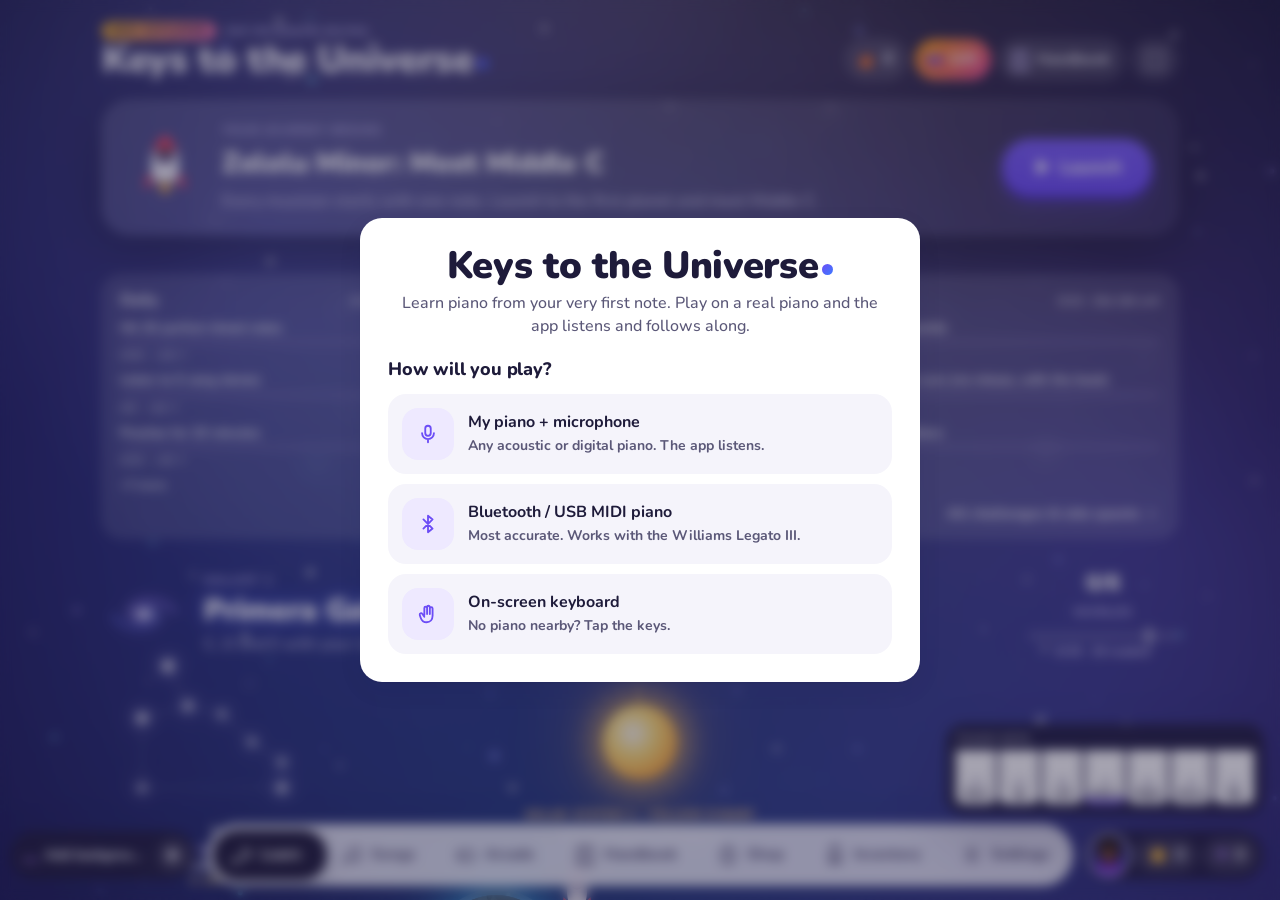
<file: index.html>
<!doctype html>
<html lang="en">
<head>
  <meta charset="utf-8">
  <meta name="viewport" content="width=device-width, initial-scale=1, viewport-fit=cover, user-scalable=no">
  <title>Keys to the Universe</title>
  <meta name="description" content="Learn piano from your first note: guided lessons, a song library and sheet music that follows your playing.">
  <meta name="theme-color" content="#F5F4FB">
  <meta name="apple-mobile-web-app-capable" content="yes">
  <meta name="mobile-web-app-capable" content="yes">
  <meta name="apple-mobile-web-app-status-bar-style" content="default">
  <meta name="apple-mobile-web-app-title" content="Keys Universe">
  <link rel="manifest" href="manifest.webmanifest">
  <link rel="icon" href="icons/icon.svg" type="image/svg+xml">
  <link rel="apple-touch-icon" href="icons/icon-180.png">
  <link rel="preconnect" href="https://fonts.googleapis.com">
  <link rel="preconnect" href="https://fonts.gstatic.com" crossorigin>
  <link href="https://fonts.googleapis.com/css2?family=Nunito:wght@500;600;700;800;900&family=Noto+Music&display=swap" rel="stylesheet">
  <link rel="stylesheet" href="css/app.css">
</head>
<body>
  <div id="app"></div>
  <noscript>Keys to the Universe needs JavaScript to run.</noscript>
  <script type="module" src="js/main.js"></script>
</body>
</html>
</file>
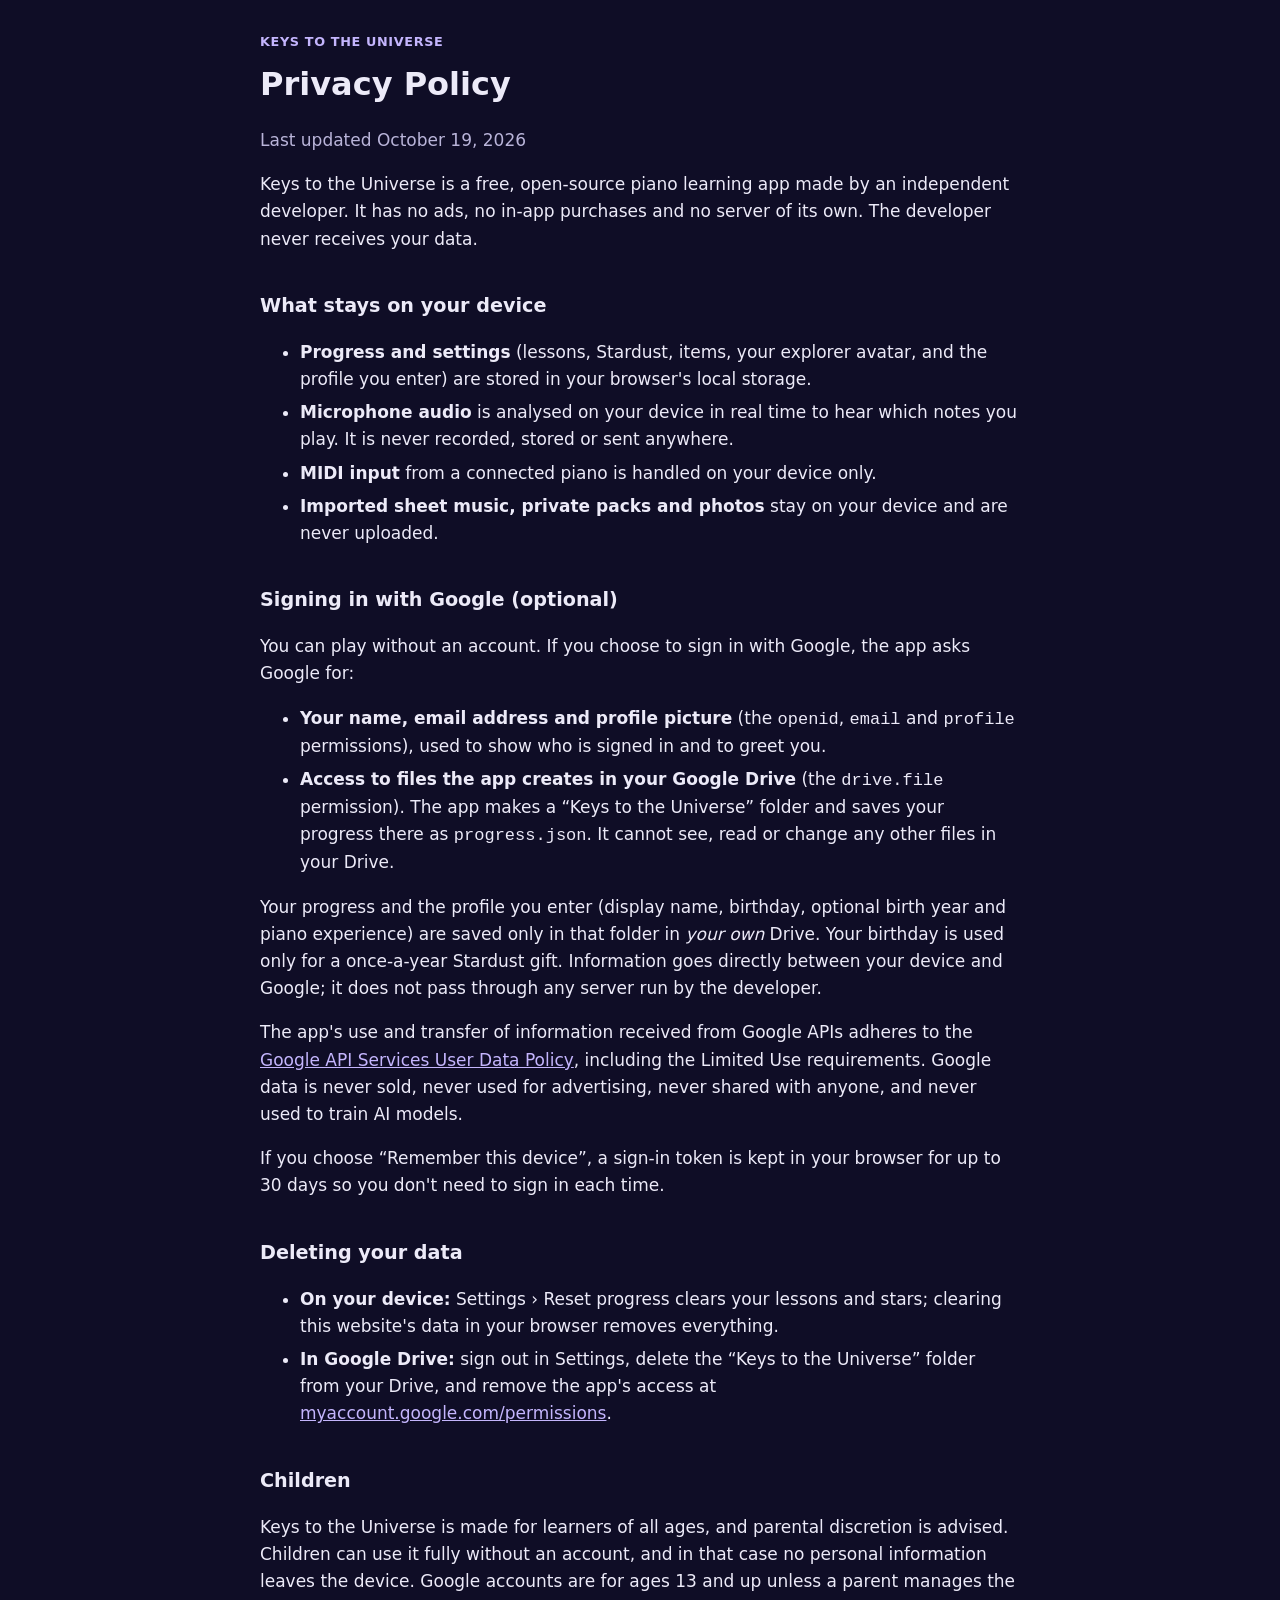
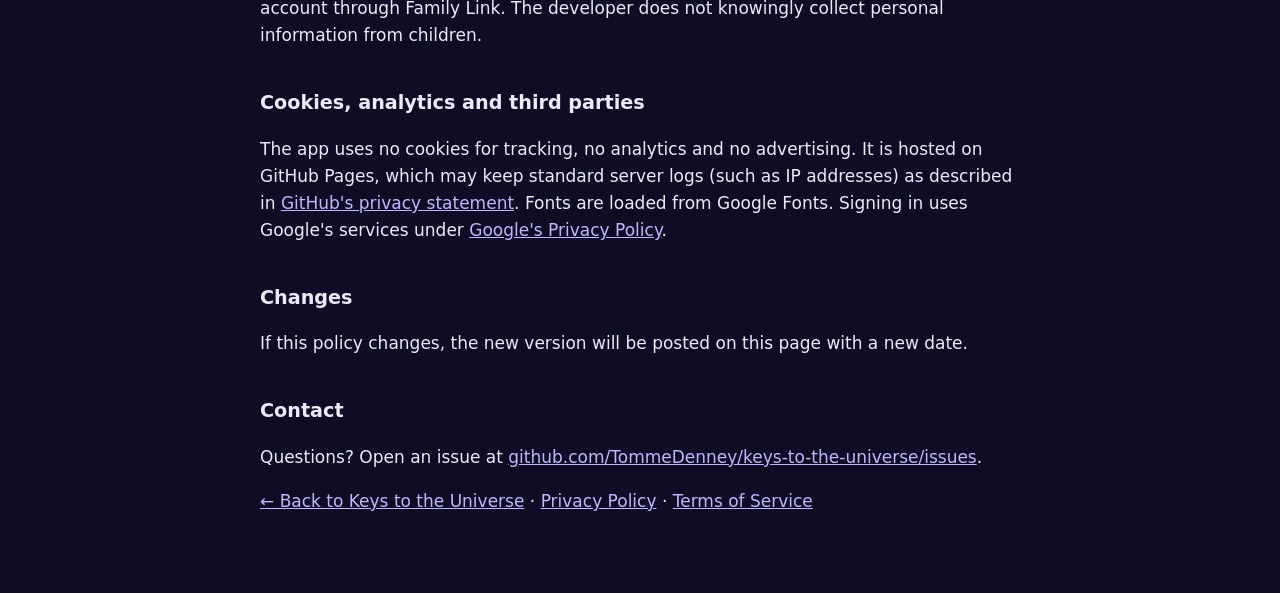
<file: privacy.html>
<!doctype html>
<html lang="en"><head><meta charset="utf-8"><meta name="viewport" content="width=device-width,initial-scale=1">
<title>Privacy Policy · Keys to the Universe</title>
<style>
:root{--bg:#0f0d26;--fg:#ECEAF8;--muted:#B9B4D9;--accent:#C4B5FD;--card:#1b1840}
:root[data-theme="light"]{--bg:#F7F6FD;--fg:#1E1B4B;--muted:#4B4775;--accent:#6D28D9;--card:#fff}
body{margin:0;background:var(--bg);color:var(--fg);font:17px/1.6 system-ui,-apple-system,sans-serif}
main{max-width:760px;margin:0 auto;padding:32px 16px 64px}
h1{margin:.2em 0 .1em;font-size:2rem} h2{margin-top:2em;font-size:1.2rem}
.eyebrow{color:var(--accent);font-weight:700;letter-spacing:.05em;text-transform:uppercase;font-size:.8rem}
.muted{color:var(--muted)} a{color:var(--accent)} li{margin:.35em 0}
</style></head><body><main>
<div class="eyebrow">Keys to the Universe</div>
<h1>Privacy Policy</h1>
<p class="muted">Last updated October 19, 2026</p>

<p>Keys to the Universe is a free, open-source piano learning app made by an independent developer. It has no ads, no in-app purchases and no server of its own. The developer never receives your data.</p>

<h2>What stays on your device</h2>
<ul>
<li><b>Progress and settings</b> (lessons, Stardust, items, your explorer avatar, and the profile you enter) are stored in your browser's local storage.</li>
<li><b>Microphone audio</b> is analysed on your device in real time to hear which notes you play. It is never recorded, stored or sent anywhere.</li>
<li><b>MIDI input</b> from a connected piano is handled on your device only.</li>
<li><b>Imported sheet music, private packs and photos</b> stay on your device and are never uploaded.</li>
</ul>

<h2>Signing in with Google (optional)</h2>
<p>You can play without an account. If you choose to sign in with Google, the app asks Google for:</p>
<ul>
<li><b>Your name, email address and profile picture</b> (the <code>openid</code>, <code>email</code> and <code>profile</code> permissions), used to show who is signed in and to greet you.</li>
<li><b>Access to files the app creates in your Google Drive</b> (the <code>drive.file</code> permission). The app makes a “Keys to the Universe” folder and saves your progress there as <code>progress.json</code>. It cannot see, read or change any other files in your Drive.</li>
</ul>
<p>Your progress and the profile you enter (display name, birthday, optional birth year and piano experience) are saved only in that folder in <i>your own</i> Drive. Your birthday is used only for a once-a-year Stardust gift. Information goes directly between your device and Google; it does not pass through any server run by the developer.</p>
<p>The app's use and transfer of information received from Google APIs adheres to the <a href="https://developers.google.com/terms/api-services-user-data-policy">Google API Services User Data Policy</a>, including the Limited Use requirements. Google data is never sold, never used for advertising, never shared with anyone, and never used to train AI models.</p>
<p>If you choose “Remember this device”, a sign-in token is kept in your browser for up to 30 days so you don't need to sign in each time.</p>

<h2>Deleting your data</h2>
<ul>
<li><b>On your device:</b> Settings › Reset progress clears your lessons and stars; clearing this website's data in your browser removes everything.</li>
<li><b>In Google Drive:</b> sign out in Settings, delete the “Keys to the Universe” folder from your Drive, and remove the app's access at <a href="https://myaccount.google.com/permissions">myaccount.google.com/permissions</a>.</li>
</ul>

<h2>Children</h2>
<p>Keys to the Universe is made for learners of all ages, and parental discretion is advised. Children can use it fully without an account, and in that case no personal information leaves the device. Google accounts are for ages 13 and up unless a parent manages the account through Family Link. The developer does not knowingly collect personal information from children.</p>

<h2>Cookies, analytics and third parties</h2>
<p>The app uses no cookies for tracking, no analytics and no advertising. It is hosted on GitHub Pages, which may keep standard server logs (such as IP addresses) as described in <a href="https://docs.github.com/en/site-policy/privacy-policies/github-general-privacy-statement">GitHub's privacy statement</a>. Fonts are loaded from Google Fonts. Signing in uses Google's services under <a href="https://policies.google.com/privacy">Google's Privacy Policy</a>.</p>

<h2>Changes</h2>
<p>If this policy changes, the new version will be posted on this page with a new date.</p>

<h2>Contact</h2>
<p>Questions? Open an issue at <a href="https://github.com/TommeDenney/keys-to-the-universe/issues">github.com/TommeDenney/keys-to-the-universe/issues</a>.</p>
<p><a href="./">← Back to Keys to the Universe</a> · <a href="privacy.html">Privacy Policy</a> · <a href="terms.html">Terms of Service</a></p>
</main></body></html>
</file>
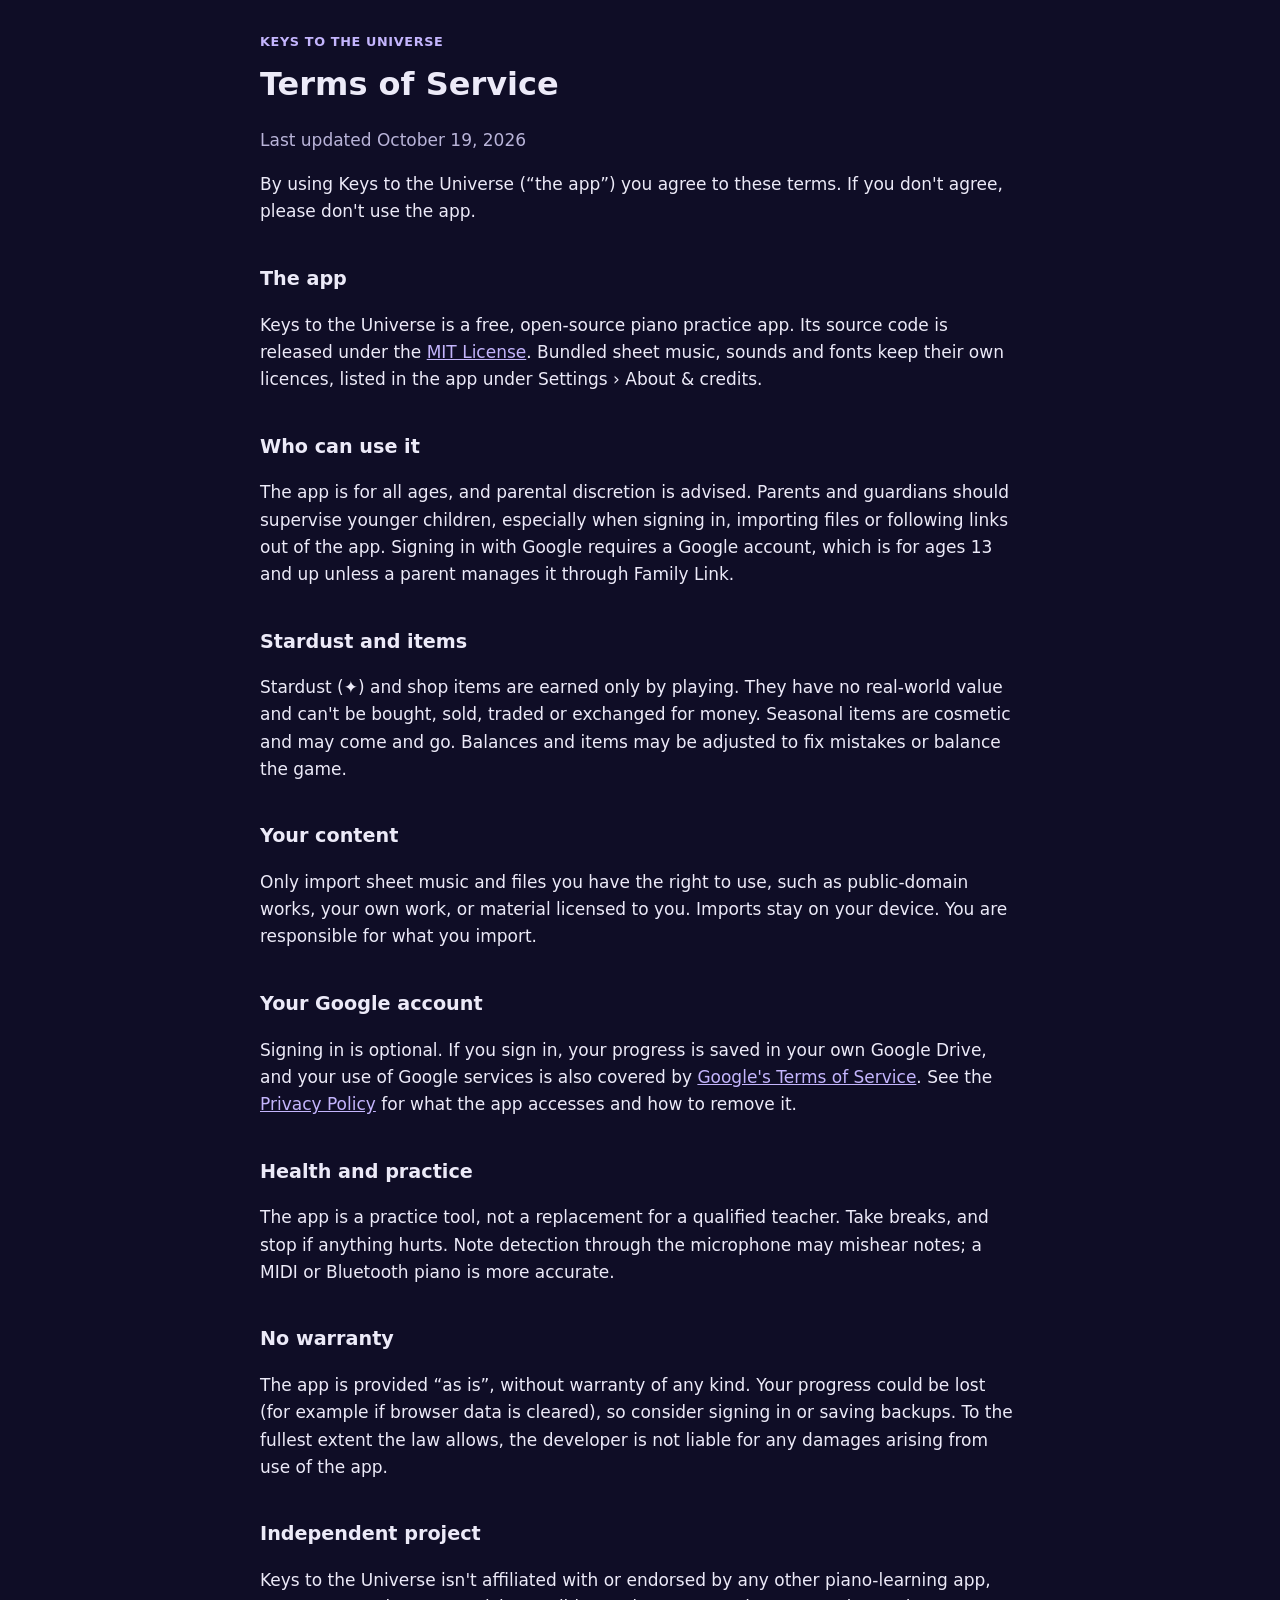
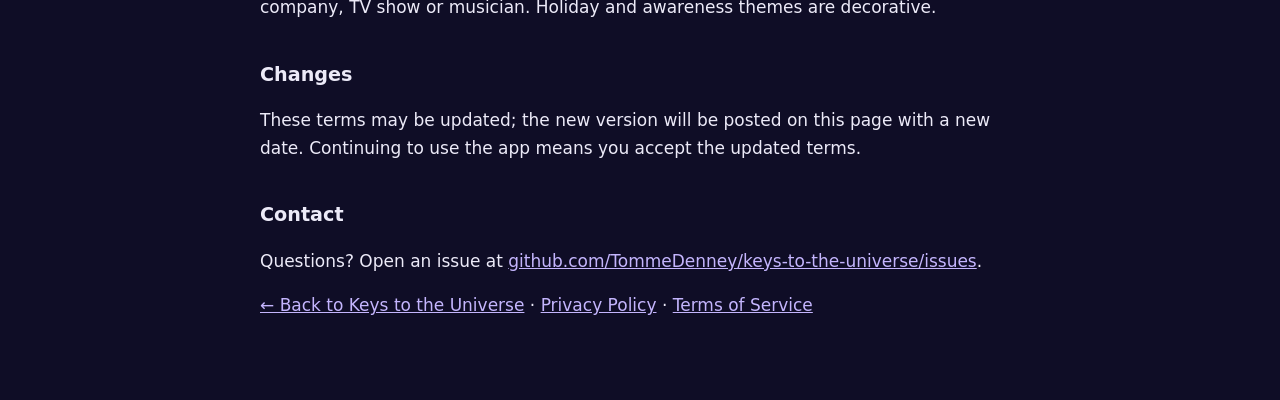
<file: terms.html>
<!doctype html>
<html lang="en"><head><meta charset="utf-8"><meta name="viewport" content="width=device-width,initial-scale=1">
<title>Terms of Service · Keys to the Universe</title>
<style>
:root{--bg:#0f0d26;--fg:#ECEAF8;--muted:#B9B4D9;--accent:#C4B5FD;--card:#1b1840}
:root[data-theme="light"]{--bg:#F7F6FD;--fg:#1E1B4B;--muted:#4B4775;--accent:#6D28D9;--card:#fff}
body{margin:0;background:var(--bg);color:var(--fg);font:17px/1.6 system-ui,-apple-system,sans-serif}
main{max-width:760px;margin:0 auto;padding:32px 16px 64px}
h1{margin:.2em 0 .1em;font-size:2rem} h2{margin-top:2em;font-size:1.2rem}
.eyebrow{color:var(--accent);font-weight:700;letter-spacing:.05em;text-transform:uppercase;font-size:.8rem}
.muted{color:var(--muted)} a{color:var(--accent)} li{margin:.35em 0}
</style></head><body><main>
<div class="eyebrow">Keys to the Universe</div>
<h1>Terms of Service</h1>
<p class="muted">Last updated October 19, 2026</p>

<p>By using Keys to the Universe (“the app”) you agree to these terms. If you don't agree, please don't use the app.</p>

<h2>The app</h2>
<p>Keys to the Universe is a free, open-source piano practice app. Its source code is released under the <a href="https://github.com/TommeDenney/keys-to-the-universe/blob/main/LICENSE">MIT License</a>. Bundled sheet music, sounds and fonts keep their own licences, listed in the app under Settings › About &amp; credits.</p>

<h2>Who can use it</h2>
<p>The app is for all ages, and parental discretion is advised. Parents and guardians should supervise younger children, especially when signing in, importing files or following links out of the app. Signing in with Google requires a Google account, which is for ages 13 and up unless a parent manages it through Family Link.</p>

<h2>Stardust and items</h2>
<p>Stardust (✦) and shop items are earned only by playing. They have no real-world value and can't be bought, sold, traded or exchanged for money. Seasonal items are cosmetic and may come and go. Balances and items may be adjusted to fix mistakes or balance the game.</p>

<h2>Your content</h2>
<p>Only import sheet music and files you have the right to use, such as public-domain works, your own work, or material licensed to you. Imports stay on your device. You are responsible for what you import.</p>

<h2>Your Google account</h2>
<p>Signing in is optional. If you sign in, your progress is saved in your own Google Drive, and your use of Google services is also covered by <a href="https://policies.google.com/terms">Google's Terms of Service</a>. See the <a href="privacy.html">Privacy Policy</a> for what the app accesses and how to remove it.</p>

<h2>Health and practice</h2>
<p>The app is a practice tool, not a replacement for a qualified teacher. Take breaks, and stop if anything hurts. Note detection through the microphone may mishear notes; a MIDI or Bluetooth piano is more accurate.</p>

<h2>No warranty</h2>
<p>The app is provided “as is”, without warranty of any kind. Your progress could be lost (for example if browser data is cleared), so consider signing in or saving backups. To the fullest extent the law allows, the developer is not liable for any damages arising from use of the app.</p>

<h2>Independent project</h2>
<p>Keys to the Universe isn't affiliated with or endorsed by any other piano-learning app, company, TV show or musician. Holiday and awareness themes are decorative.</p>

<h2>Changes</h2>
<p>These terms may be updated; the new version will be posted on this page with a new date. Continuing to use the app means you accept the updated terms.</p>

<h2>Contact</h2>
<p>Questions? Open an issue at <a href="https://github.com/TommeDenney/keys-to-the-universe/issues">github.com/TommeDenney/keys-to-the-universe/issues</a>.</p>
<p><a href="./">← Back to Keys to the Universe</a> · <a href="privacy.html">Privacy Policy</a> · <a href="terms.html">Terms of Service</a></p>
</main></body></html>
</file>
<file: css/app.css>
/* Keys to the Universe: design system + screens */

:root {
  --bg: #F5F4FB;
  --bg-glow: #ECE6FF;
  --on-bg: #1E1B3A;    /* text drawn directly on the page background */
  --on-bg-2: #5B5878;
  --on-bg-3: #8D8AA8;
  --track: #E4E1F1;    /* progress tracks sitting on the background */
  --tint: #F5F4FB;     /* light fill inside cards (never themed) */
  --bg-2: #ECEAF7;
  --surface: #FFFFFF;
  --ink: #1E1B3A;
  --ink-2: #5B5878;
  --ink-3: #8D8AA8;
  --line: #E4E1F1;
  --brand: #6C4DF6;
  --brand-2: #3D7BFF;
  --brand-soft: #EEE9FF;
  --good: #17B26A;
  --bad: #F04461;
  --gold: #FFC43D;
  --rh: #3D7BFF;
  --lh: #F0821E;
  --radius: 22px;
  --radius-sm: 14px;
  --shadow: 0 1px 2px rgba(30, 27, 58, .05), 0 8px 24px rgba(30, 27, 58, .07);
  --shadow-lg: 0 2px 6px rgba(30, 27, 58, .06), 0 24px 60px rgba(30, 27, 58, .16);
  --spring: cubic-bezier(.34, 1.56, .64, 1);
  --ease: cubic-bezier(.22, .9, .3, 1);
  --safe-b: env(safe-area-inset-bottom, 0px);
  --safe-t: env(safe-area-inset-top, 0px);
  color-scheme: light;
}

* { box-sizing: border-box; -webkit-tap-highlight-color: transparent; }
html, body { margin: 0; height: 100%; }
body {
  background: radial-gradient(1200px 700px at 85% -10%, var(--bg-glow), transparent 60%), var(--bg);
  background-attachment: fixed;
  color: var(--on-bg);
  transition: background-color .4s;
  font: 500 16px/1.45 Nunito, ui-rounded, system-ui, -apple-system, sans-serif;
  -webkit-font-smoothing: antialiased;
  overflow: hidden;
  overscroll-behavior: none;
}
#app { height: 100%; display: flex; flex-direction: column; }
h1, h2, h3, h4 { margin: 0; letter-spacing: -.01em; }
h1 { font-size: 34px; font-weight: 900; }
h2 { font-size: 24px; font-weight: 900; }
h3 { font-size: 18px; font-weight: 800; }
p { margin: 0; }
a { color: var(--brand); }
.hidden { display: none !important; }
.muted { color: var(--on-bg-2); }
.small { font-size: 13px; }
.grow { flex: 1; min-width: 0; }
.row { display: flex; gap: 10px; flex-wrap: wrap; align-items: center; justify-content: center; margin-top: 18px; }
.row.end { justify-content: flex-end; }
.eyebrow { font-size: 12px; font-weight: 800; letter-spacing: .09em; text-transform: uppercase; color: var(--on-bg-3); }
.eyebrow.light { color: rgba(255,255,255,.8); }
.ico { width: 22px; height: 22px; flex: none; }

/* ---------- buttons ---------- */
.btn {
  appearance: none; border: 0; cursor: pointer; font: inherit; font-weight: 800; font-size: 16px;
  display: inline-flex; align-items: center; justify-content: center; gap: 8px;
  height: 50px; padding: 0 22px; border-radius: 999px; text-decoration: none;
  background: var(--surface); color: var(--ink); box-shadow: inset 0 0 0 2px var(--line);
  transition: transform .25s var(--spring), box-shadow .2s, background .2s, filter .2s;
  user-select: none; -webkit-user-select: none;
}
.btn:active { transform: scale(.94); }
.btn .ico { width: 20px; height: 20px; }
.btn.primary {
  background: linear-gradient(180deg, #7B5FF8, var(--brand)); color: #fff;
  box-shadow: 0 4px 0 #4E31D0, 0 10px 22px rgba(108,77,246,.32);
}
.btn.primary:active { transform: translateY(3px) scale(.97); box-shadow: 0 1px 0 #4E31D0, 0 4px 10px rgba(108,77,246,.3); }
.btn.ghost { background: var(--surface); }
.btn.white { background: #fff; color: var(--ink); box-shadow: 0 4px 0 rgba(0,0,0,.12); }
.btn.white.solid { background: var(--ink); color: #fff; box-shadow: 0 4px 0 rgba(0,0,0,.3); }
.btn.big { height: 56px; padding: 0 30px; font-size: 18px; }
.btn.sm { height: 38px; padding: 0 16px; font-size: 14px; }
.btn.danger { color: var(--bad); }
.btn.primary.danger { background: var(--bad); color: #fff; box-shadow: 0 4px 0 #B92741; }

.icon-btn {
  appearance: none; border: 0; background: var(--surface); color: var(--ink); cursor: pointer;
  width: 44px; height: 44px; border-radius: 50%; display: grid; place-items: center; font: 800 22px/1 Nunito, sans-serif;
  box-shadow: inset 0 0 0 2px var(--line); transition: transform .25s var(--spring); flex: none;
}
.icon-btn:active { transform: scale(.88); }
.icon-btn.sm { width: 34px; height: 34px; font-size: 20px; }

.chip-btn {
  appearance: none; border: 0; cursor: pointer; font: 800 14px Nunito, sans-serif; color: var(--ink);
  display: inline-flex; align-items: center; gap: 6px; height: 40px; padding: 0 14px; border-radius: 999px;
  background: var(--surface); box-shadow: inset 0 0 0 2px var(--line);
  transition: transform .25s var(--spring), background .2s, color .2s, box-shadow .2s;
}
.chip-btn:active { transform: scale(.92); }
.chip-btn .ico { width: 18px; height: 18px; }
.chip-btn.toggle.on { background: var(--brand-soft); color: var(--brand); box-shadow: inset 0 0 0 2px #CFC3FF; }

.seg { display: inline-flex; background: var(--bg-2); border-radius: 999px; padding: 4px; gap: 2px; flex-wrap: wrap; }
.seg button {
  appearance: none; border: 0; background: transparent; font: 800 14px Nunito, sans-serif; color: var(--ink-2);
  height: 36px; padding: 0 14px; border-radius: 999px; cursor: pointer; transition: background .25s var(--ease), color .2s, box-shadow .25s;
}
.seg button.on { background: var(--surface); color: var(--ink); box-shadow: 0 2px 8px rgba(30,27,58,.1); }

.chips { display: flex; gap: 8px; flex-wrap: wrap; }
.chip { appearance: none; border: 0; cursor: pointer; font: 800 14px Nunito, sans-serif; padding: 8px 14px; border-radius: 999px; background: var(--surface); color: var(--ink-2); box-shadow: inset 0 0 0 2px var(--line); transition: all .2s; }
.chip.on { background: var(--ink); color: #fff; box-shadow: none; }

.card { background: var(--surface); border-radius: var(--radius); box-shadow: var(--shadow); padding: 22px; }

/* ---------- layout ---------- */
.screen {
  flex: 1; overflow-y: auto; overflow-x: hidden; -webkit-overflow-scrolling: touch;
  padding-bottom: calc(110px + var(--safe-b));
}
.page { max-width: 1120px; margin: 0 auto; padding: calc(22px + var(--safe-t)) 22px 30px; animation: page-in .45s var(--ease) both; }
.page > * { animation: rise .5s var(--ease) both; }
.page > *:nth-child(2) { animation-delay: .05s; }
.page > *:nth-child(3) { animation-delay: .1s; }
.page > *:nth-child(4) { animation-delay: .15s; }
.page > *:nth-child(5) { animation-delay: .2s; }
.page > *:nth-child(n+6) { animation-delay: .25s; }
/* Page entrances slide only (no fade from invisible): iPad Safari can stall an
   animation in a scrolling area until you scroll, and a page must never be stuck invisible. */
@keyframes page-in { from { transform: translateY(6px); } to { transform: none; } }
@keyframes rise { from { transform: translateY(16px); } to { transform: none; } }
@keyframes pop { 0% { opacity: 0; transform: scale(.85) translateY(10px); } 100% { opacity: 1; transform: none; } }
.pop { animation: pop .45s var(--spring) both; }

header.top { display: flex; align-items: flex-end; justify-content: space-between; gap: 16px; margin-bottom: 20px; }
.brand { display: inline-flex; align-items: flex-end; gap: 4px; font-size: 38px; }
.brand .dot { width: 11px; height: 11px; border-radius: 50%; background: linear-gradient(135deg, var(--brand), var(--brand-2)); margin-bottom: 11px; }
.pills { display: flex; gap: 8px; }
.pill { display: flex; align-items: center; gap: 6px; background: var(--surface); padding: 8px 14px 8px 10px; border-radius: 999px; box-shadow: var(--shadow); font-size: 17px; }
.pill.flame .ico { color: #FF7A2E; transform-origin: 50% 90%; animation: streak-fire 1.6s ease-in-out infinite; }
@keyframes streak-fire { 0%, 100% { transform: scale(1, 1) rotate(-2deg); color: #FF7A2E; filter: drop-shadow(0 0 2px rgba(255,122,46,.4)); } 30% { transform: scale(.94, 1.1) rotate(2deg); color: #FFA94D; filter: drop-shadow(0 0 5px rgba(255,169,77,.7)); } 60% { transform: scale(1.04, .95) rotate(-1deg); color: #FF5A1F; } }
@media (prefers-reduced-motion: reduce) { .pill.flame .ico { animation: none; } }
.pill.stars-pill .ico { color: var(--gold); }

/* ---------- tab bar ---------- */
.tabbar {
  position: fixed; left: 50%; bottom: calc(14px + var(--safe-b)); transform: translateX(-50%);
  display: flex; gap: 4px; padding: 6px; border-radius: 999px; z-index: 20;
  background: rgba(255,255,255,.86); backdrop-filter: blur(18px) saturate(1.6); -webkit-backdrop-filter: blur(18px) saturate(1.6);
  box-shadow: var(--shadow-lg);
}
.tab {
  display: flex; align-items: center; gap: 8px; height: 50px; padding: 0 18px; border-radius: 999px;
  color: var(--ink-2); text-decoration: none; font-weight: 800; font-size: 15px;
  transition: background .3s var(--ease), color .2s, transform .25s var(--spring);
}
.tab:active { transform: scale(.92); }
.tab.active { background: var(--ink); color: #fff; }
.tab span { white-space: nowrap; }
@media (max-width: 560px) { .tab { padding: 0 14px; } .tab span { display: none; } .tab.active span { display: inline; } }

/* ---------- learn ---------- */
.hero {
  position: relative; overflow: hidden; border-radius: 28px; padding: 30px; color: #fff; margin-bottom: 34px;
  background: radial-gradient(120% 140% at 100% 0%, color-mix(in srgb, var(--c) 55%, #fff) 0%, var(--c) 45%, color-mix(in srgb, var(--c) 70%, #1E1B3A) 100%);
  box-shadow: 0 20px 50px color-mix(in srgb, var(--c) 35%, transparent);
}
.hero h2 { font-size: 32px; margin: 6px 0 8px; }
.hero p { opacity: .92; max-width: 460px; margin-bottom: 20px; }
.hero-body { position: relative; z-index: 1; }
.hero-keys {
  position: absolute; right: -30px; bottom: -40px; width: 340px; height: 200px; transform: rotate(-14deg);
  background:
    linear-gradient(90deg, transparent 0 9%, rgba(255,255,255,.0) 9%),
    repeating-linear-gradient(90deg, rgba(255,255,255,.28) 0 38px, rgba(255,255,255,.1) 38px 41px);
  border-radius: 18px; animation: float 6s ease-in-out infinite;
}
.hero-keys::after {
  content: ''; position: absolute; inset: 0 0 45% 0;
  background: repeating-linear-gradient(90deg, transparent 0 27px, rgba(30,27,58,.35) 27px 51px, transparent 51px 82px, rgba(30,27,58,.35) 82px 106px, transparent 106px 123px);
  -webkit-mask: linear-gradient(#000, #000); border-radius: 18px 18px 6px 6px;
}
@keyframes float { 0%, 100% { transform: rotate(-14deg) translateY(0); } 50% { transform: rotate(-12deg) translateY(-10px); } }

.course { display: flex; flex-direction: column; gap: 10px; }
.unit-head {
  display: flex; align-items: center; justify-content: space-between; gap: 16px; padding: 18px 20px; border-radius: var(--radius);
  background: var(--surface); box-shadow: var(--shadow); border-left: 8px solid var(--c); margin-top: 18px;
}
.unit-head p { color: var(--ink-2); font-size: 14px; }
.unit-head .eyebrow { color: var(--c); }
.ring {
  --p: 0; width: 54px; height: 54px; border-radius: 50%; display: grid; place-items: center; flex: none;
  background: conic-gradient(var(--c) calc(var(--p) * 360deg), var(--bg-2) 0);
}
.ring span { width: 42px; height: 42px; border-radius: 50%; background: var(--surface); display: grid; place-items: center; font-weight: 900; font-size: 13px; }

.nodes { display: flex; flex-direction: column; align-items: center; gap: 20px; padding: 26px 0 10px; }
.node {
  position: relative; display: flex; flex-direction: column; align-items: center; gap: 6px; text-decoration: none; color: var(--on-bg);
  transform: translateX(var(--x)); width: 160px;
}
.node .disc {
  width: 84px; height: 84px; border-radius: 50%; display: grid; place-items: center; font-size: 30px; font-weight: 900;
  background: var(--surface); color: var(--c); box-shadow: 0 6px 0 var(--bg-2), var(--shadow);
  transition: transform .3s var(--spring), box-shadow .3s;
}
.node .glyph { font-family: Nunito, "Noto Music", sans-serif; display: grid; place-items: center; }
.node .glyph .ico { width: 34px; height: 34px; stroke-width: 3; }
.node:active .disc { transform: translateY(4px) scale(.95); box-shadow: 0 2px 0 var(--bg-2), var(--shadow); }
.node.done .disc { background: var(--c); color: #fff; box-shadow: 0 6px 0 color-mix(in srgb, var(--c) 70%, #000), 0 10px 22px color-mix(in srgb, var(--c) 35%, transparent); }
.node.current .disc {
  background: linear-gradient(180deg, color-mix(in srgb, var(--c) 80%, #fff), var(--c)); color: #fff;
  box-shadow: 0 6px 0 color-mix(in srgb, var(--c) 70%, #000), 0 0 0 8px color-mix(in srgb, var(--c) 18%, transparent);
  animation: breathe 2.2s ease-in-out infinite;
}
@keyframes breathe { 0%, 100% { box-shadow: 0 6px 0 color-mix(in srgb, var(--c) 70%, #000), 0 0 0 6px color-mix(in srgb, var(--c) 20%, transparent); } 50% { box-shadow: 0 6px 0 color-mix(in srgb, var(--c) 70%, #000), 0 0 0 16px color-mix(in srgb, var(--c) 6%, transparent); } }
.node.locked { color: var(--on-bg-3); }
.node.locked .disc { color: var(--ink-3); background: var(--bg-2); box-shadow: 0 6px 0 #DCD9EC; }
.node .label { font-weight: 800; font-size: 14px; text-align: center; line-height: 1.2; }
.node .bubble {
  position: absolute; top: -34px; background: var(--ink); color: #fff; font-weight: 900; font-size: 12px; letter-spacing: .08em;
  padding: 6px 12px; border-radius: 10px; animation: bob 1.6s ease-in-out infinite; z-index: 1;
}
.node .bubble::after { content: ''; position: absolute; left: 50%; bottom: -5px; margin-left: -6px; border: 6px solid transparent; border-top-color: var(--ink); border-bottom: 0; }
@keyframes bob { 0%, 100% { transform: translateY(0); } 50% { transform: translateY(-6px); } }

.mini-stars { display: inline-flex; gap: 1px; }
.mini-stars .star svg { width: 15px; height: 15px; }
.star { color: #DAD7EA; display: inline-block; }
.star.on { color: var(--gold); }
.stars-big { display: flex; justify-content: center; gap: 6px; margin: 4px 0 10px; }
.stars-big .star svg { width: 64px; height: 64px; filter: drop-shadow(0 4px 0 rgba(0,0,0,.08)); }
.stars-big .star { animation: star-pop .6s var(--spring) both; }
.stars-big .star.on svg { filter: drop-shadow(0 4px 0 #E3A400) drop-shadow(0 8px 18px rgba(255,196,61,.5)); }
@keyframes star-pop { 0% { opacity: 0; transform: scale(.2) rotate(-40deg); } 100% { opacity: 1; transform: none; } }

/* ---------- full-screen layers ---------- */
.fullscreen {
  position: fixed; inset: 0; z-index: 40; background: radial-gradient(1200px 700px at 85% -10%, var(--bg-glow), transparent 60%), var(--bg); color: var(--on-bg); display: flex; flex-direction: column;
  opacity: 0; transform: translateY(24px); transition: opacity .3s var(--ease), transform .4s var(--ease);
}
.fullscreen.open { opacity: 1; transform: none; }
.ls-top { display: flex; align-items: center; gap: 14px; padding: calc(12px + var(--safe-t)) 18px 10px; }
.ls-title { font-weight: 900; white-space: nowrap; overflow: hidden; text-overflow: ellipsis; max-width: 30%; }
.ls-steps { flex: 1; display: flex; gap: 6px; }
.ls-steps i { flex: 1; height: 10px; border-radius: 99px; background: var(--track); position: relative; overflow: hidden; }
.ls-steps i::after { content: ''; position: absolute; inset: 0; background: var(--c); transform: scaleX(0); transform-origin: left; transition: transform .6s var(--ease); border-radius: 99px; }
.ls-steps i.done::after { transform: scaleX(1); }
.ls-steps i.cur::after { transform: scaleX(.35); opacity: .6; }
.ls-body { flex: 1; min-height: 0; display: flex; flex-direction: column; }
.ls-center { flex: 1; overflow-y: auto; display: flex; align-items: flex-start; justify-content: center; padding: 16px 18px 30px; }
.ls-player { flex: 1; min-height: 0; display: flex; }
.ls-player .player .pl-top > .icon-btn { display: none; }
.learn-card { width: 100%; max-width: 760px; margin: auto 0; padding: 30px; }
.learn-card h2 { font-size: 30px; margin: 6px 0 10px; }
.learn-card .eyebrow { color: var(--c); }
.lead { font-size: 19px; line-height: 1.55; color: var(--ink-2); }
.lead b { color: var(--ink); }
.learn-visual { margin-top: 22px; display: flex; flex-direction: column; gap: 14px; }
.learn-kb { height: 170px; }
.mini-staff { width: 100%; height: 150px; display: block; border-radius: var(--radius-sm); box-shadow: inset 0 0 0 2px var(--line); }
.chord-btns { display: flex; gap: 8px; flex-wrap: wrap; justify-content: center; }
.hand-art svg { width: 100%; max-height: 240px; display: block; }
.hand-art .f { fill: #FFE1C9; stroke: #E9B48F; stroke-width: 2; }
.hand-art .palm { fill: #FFE1C9; stroke: #E9B48F; stroke-width: 2; }
.hand-art .fn { font: 900 18px Nunito, sans-serif; fill: var(--brand); text-anchor: middle; }
.hand-art .cap { font: 800 14px Nunito, sans-serif; fill: var(--ink-2); text-anchor: middle; }

/* ---------- player ---------- */
.player { flex: 1; min-height: 0; display: flex; flex-direction: column; position: relative; }
.player-host .player { background: radial-gradient(1200px 700px at 85% -10%, var(--bg-glow), transparent 60%), var(--bg); }
.player-host { z-index: 45; }
.pl-top { display: flex; align-items: center; gap: 14px; padding: calc(10px + var(--safe-t)) 16px 8px; }
.ls-player .pl-top { padding-top: 4px; }
.pl-title { min-width: 0; max-width: 40%; }
.pl-title .t { font-weight: 900; font-size: 17px; white-space: nowrap; overflow: hidden; text-overflow: ellipsis; }
.pl-title .sub { font-size: 13px; color: var(--on-bg-2); font-weight: 700; white-space: nowrap; overflow: hidden; text-overflow: ellipsis; }
.pl-progress { flex: 1; height: 10px; background: var(--track); border-radius: 99px; overflow: hidden; }
.pl-progress .bar { height: 100%; background: linear-gradient(90deg, var(--brand), var(--brand-2)); transform-origin: left; transform: scaleX(0); border-radius: 99px; transition: transform .35s var(--ease); }
.pl-input { display: flex; align-items: center; gap: 6px; height: 38px; padding: 0 12px; border-radius: 99px; background: var(--surface); box-shadow: inset 0 0 0 2px var(--line); font-weight: 800; font-size: 13px; cursor: pointer; white-space: nowrap; }
.pl-input .ico { width: 18px; height: 18px; }
.pl-input.mode-midi { color: var(--good); }
.pl-input.mode-mic { color: var(--brand); }
.pl-input .lvl { --lvl: 0; width: 8px; height: 18px; border-radius: 4px; background: linear-gradient(to top, var(--good) calc(var(--lvl) * 100%), var(--bg-2) 0); transition: background .08s; }
@media (max-width: 700px) { .pl-input span { display: none; } .pl-title { max-width: 50%; } }

.pl-stage { flex: 1; min-height: 0; position: relative; margin: 4px 14px 0; border-radius: var(--radius); background: #fff; box-shadow: var(--shadow); overflow: hidden; }
.pl-canvas { position: absolute; inset: 0; width: 100%; height: 100%; display: block; }
.pl-count { position: absolute; left: 50%; top: 50%; transform: translate(-50%, -50%); font: 900 120px/1 Nunito, sans-serif; color: var(--brand); pointer-events: none; text-shadow: 0 6px 30px rgba(108,77,246,.25); }
.pl-count.pulse { animation: count .5s var(--spring); }
@keyframes count { 0% { transform: translate(-50%, -50%) scale(1.6); opacity: 0; } 100% { transform: translate(-50%, -50%) scale(1); opacity: 1; } }
.pl-toast { position: absolute; left: 50%; bottom: 14px; transform: translate(-50%, 20px); background: var(--ink); color: #fff; padding: 10px 18px; border-radius: 99px; font-weight: 800; font-size: 14px; opacity: 0; transition: all .35s var(--spring); pointer-events: none; max-width: 90%; text-align: center; }
.pl-toast.show { opacity: 1; transform: translate(-50%, 0); }
.pl-controls { display: flex; align-items: center; gap: 8px; padding: 10px 16px; flex-wrap: wrap; }
.pl-controls .spacer { flex: 1; }
.tempo { display: flex; align-items: center; gap: 6px; font-weight: 900; font-size: 14px; }
.tempo-val { min-width: 44px; text-align: center; }
.player.demo .pl-stage { box-shadow: 0 0 0 3px var(--brand-soft), var(--shadow); }
.player.demo .listen { background: var(--brand); color: #fff; box-shadow: none; }
.pl-keys { height: clamp(110px, 24vh, 220px); margin: 0 10px calc(10px + var(--safe-b)); }

.pl-overlay { position: absolute; inset: 0; display: none; align-items: center; justify-content: center; padding: 20px; z-index: 5; background: color-mix(in srgb, var(--bg) 55%, transparent); backdrop-filter: blur(8px); -webkit-backdrop-filter: blur(8px); }
.pl-overlay.open { display: flex; animation: page-in .25s both; }
.start-card, .result-card { max-width: 520px; width: 100%; text-align: center; padding: 30px; }
.start-card h2, .result-card h2 { font-size: 28px; margin: 6px 0 8px; }
.start-card p { color: var(--ink-2); }
.notice { display: inline-flex; align-items: center; gap: 8px; margin-top: 14px !important; padding: 8px 14px; border-radius: 12px; background: var(--tint); font-weight: 700; font-size: 14px; color: var(--ink-2) !important; }
.notice .ico { width: 18px; height: 18px; }
.notice.ok { background: #E3F8EE; color: #0B7F4B !important; }
.notice.warn { background: #FFF1D6; color: #8A5A00 !important; }
.stats { display: flex; justify-content: center; gap: 10px; margin-top: 16px; flex-wrap: wrap; }
.stat { background: var(--tint); border-radius: 16px; padding: 10px 16px; min-width: 86px; animation: rise .5s var(--ease) both; }
.stat:nth-child(2) { animation-delay: .1s; } .stat:nth-child(3) { animation-delay: .2s; } .stat:nth-child(4) { animation-delay: .3s; }
.stat b { display: block; font-size: 24px; font-weight: 900; }
.stat span { font-size: 12px; color: var(--ink-2); font-weight: 800; text-transform: uppercase; letter-spacing: .05em; }
.tips { text-align: left; color: var(--ink-2); padding-left: 20px; line-height: 1.7; }

.confetti { position: absolute; inset: 0; pointer-events: none; overflow: hidden; z-index: 60; }
.confetti i { position: absolute; top: -12px; width: 10px; height: 14px; border-radius: 3px; animation: fall linear both; }
@keyframes fall { 0% { transform: translate(0, 0) rotate(0); opacity: 1; } 100% { transform: translate(var(--dx), 105vh) rotate(var(--rot)); opacity: .9; } }

/* ---------- keyboard ---------- */
.kb { position: relative; width: 100%; touch-action: none; user-select: none; -webkit-user-select: none; }
.kb-key { position: absolute; top: 0; transition: background .12s, transform .12s, box-shadow .12s; }
.kb-white {
  height: 100%; background: linear-gradient(180deg, #fff 80%, #F1F0F7); border: 1px solid #D9D6E8; border-top: 0;
  border-radius: 0 0 10px 10px; box-shadow: inset 0 -6px 0 #E6E4F0; z-index: 1;
}
.kb-black {
  height: 61%; background: linear-gradient(180deg, #3A3755, #1E1B33 85%); border-radius: 0 0 7px 7px; z-index: 2;
  box-shadow: inset 0 -5px 0 #0E0C1F, 0 3px 6px rgba(0,0,0,.25);
}
.kb-label { position: absolute; bottom: 10px; left: 0; right: 0; text-align: center; font-weight: 800; font-size: 12px; color: var(--ink-3); pointer-events: none; }
.kb-label.kb-middle { color: var(--brand); }
.kb-key.hint.kb-white { background: linear-gradient(180deg, #fff 0%, color-mix(in srgb, var(--rh) 28%, #fff) 100%); box-shadow: inset 0 -6px 0 color-mix(in srgb, var(--rh) 45%, #fff); }
.kb-key.hint.hint-L.kb-white { background: linear-gradient(180deg, #fff 0%, color-mix(in srgb, var(--lh) 30%, #fff) 100%); box-shadow: inset 0 -6px 0 color-mix(in srgb, var(--lh) 50%, #fff); }
.kb-key.hint.kb-black { background: linear-gradient(180deg, color-mix(in srgb, var(--rh) 70%, #000), var(--rh)); }
.kb-key.hint.hint-L.kb-black { background: linear-gradient(180deg, color-mix(in srgb, var(--lh) 70%, #000), var(--lh)); }
.kb-finger {
  position: absolute; left: 50%; bottom: 30px; transform: translateX(-50%); width: 26px; height: 26px; border-radius: 50%;
  display: grid; place-items: center; font: 900 14px Nunito, sans-serif; color: #fff; background: var(--rh); pointer-events: none;
  animation: pop .35s var(--spring) both; box-shadow: 0 3px 8px rgba(61,123,255,.35);
}
.hint-L .kb-finger { background: var(--lh); box-shadow: 0 3px 8px rgba(240,130,30,.35); }
.kb-black .kb-finger { bottom: 10px; width: 22px; height: 22px; font-size: 12px; }
.kb-key.on-play.kb-white { background: linear-gradient(180deg, #F2EEFF, #DCD3FF); transform: translateY(2px); box-shadow: inset 0 -3px 0 #C8BBFF; }
.kb-key.on-play.kb-black { background: #6C4DF6; transform: translateY(2px); }
.kb-key.on-good.kb-white { background: linear-gradient(180deg, #E5FAF0, #9EE8C4); transform: translateY(2px); box-shadow: inset 0 -3px 0 #6AD9A3, 0 0 24px rgba(23,178,106,.5); }
.kb-key.on-good.kb-black { background: var(--good); transform: translateY(2px); box-shadow: 0 0 20px rgba(23,178,106,.6); }
.kb-key.on-bad.kb-white { background: linear-gradient(180deg, #FFECEF, #FFB3C0); box-shadow: inset 0 -3px 0 #FF8FA2; animation: shake .3s; }
.kb-key.on-bad.kb-black { background: var(--bad); animation: shake .3s; }
@keyframes shake { 25% { transform: translateX(-3px); } 75% { transform: translateX(3px); } }

/* ---------- library ---------- */
.import-card { display: flex; align-items: center; gap: 18px; padding: 20px 22px; border-radius: var(--radius); background: linear-gradient(135deg, #2A2554, #1E1B3A); color: #fff; margin-bottom: 20px; flex-wrap: wrap; }
.import-card p { opacity: .8; font-size: 14px; margin-top: 2px; }
.import-icon { width: 54px; height: 54px; border-radius: 16px; display: grid; place-items: center; background: rgba(255,255,255,.12); }
.filters { display: flex; flex-wrap: wrap; gap: 12px; align-items: center; margin-bottom: 18px; }
.search { display: flex; align-items: center; gap: 8px; background: var(--surface); border-radius: 999px; padding: 0 16px; height: 46px; box-shadow: inset 0 0 0 2px var(--line); flex: 1 1 220px; color: var(--ink-3); }
.search input { border: 0; outline: 0; font: 700 16px Nunito, sans-serif; background: transparent; flex: 1; min-width: 0; color: var(--ink); }
.song-grid { display: grid; grid-template-columns: repeat(auto-fill, minmax(200px, 1fr)); gap: 16px; }
.song-card { display: flex; flex-direction: column; background: var(--surface); border-radius: var(--radius); overflow: hidden; text-decoration: none; color: var(--ink); box-shadow: var(--shadow); transition: transform .3s var(--spring), box-shadow .3s; animation: rise .5s var(--ease) both; }
.song-card:active { transform: scale(.96); }
.cover { height: 110px; position: relative; display: flex; align-items: flex-end; justify-content: space-between; padding: 12px; }
.cover-note { position: absolute; right: -10px; top: -14px; color: rgba(255,255,255,.25); }
.cover-note .ico { width: 110px; height: 110px; stroke-width: 1.6; }
.tag { font-size: 11px; font-weight: 900; letter-spacing: .06em; text-transform: uppercase; padding: 5px 9px; border-radius: 8px; }
.tag.light { background: rgba(255,255,255,.25); color: #fff; backdrop-filter: blur(4px); }
.song-card .meta { padding: 12px 14px 14px; display: flex; flex-direction: column; gap: 2px; }
.song-card .meta b { font-weight: 900; line-height: 1.2; }
.song-card .meta span { font-size: 13px; color: var(--ink-2); font-weight: 700; }
.progress-line { height: 6px; border-radius: 99px; background: var(--bg-2); margin-top: 8px; overflow: hidden; }
.progress-line i { display: block; height: 100%; background: var(--good); border-radius: 99px; }
.empty { grid-column: 1 / -1; padding: 30px; text-align: center; }
.sources { margin-top: 36px; }
.sources > p { margin: 6px 0 14px; }
.source-list { display: flex; flex-direction: column; gap: 10px; }
.source { display: flex; align-items: center; gap: 14px; background: var(--surface); border-radius: 16px; padding: 14px 16px; color: var(--ink); text-decoration: none; box-shadow: var(--shadow); transition: transform .25s var(--spring); }
.source:active { transform: scale(.98); }
.source b { display: block; }
.source span { font-size: 14px; color: var(--ink-2); }
.source > .ico { color: var(--ink-3); width: 18px; }
.fmt { font-size: 11px; font-weight: 900; padding: 5px 9px; border-radius: 8px; letter-spacing: .04em; white-space: nowrap; }
.fmt-musicxml { background: #E7F0FF; color: #2459CC; }
.fmt-midi { background: #E3F8EE; color: #0B7F4B; }
.fmt-pdf { background: #FFF1D6; color: #8A5A00; }
.pdf-help { margin-top: 14px; background: var(--surface); border-radius: 16px; padding: 14px 16px; box-shadow: var(--shadow); }
.pdf-help summary { font-weight: 800; cursor: pointer; }
.pdf-help p { margin-top: 8px; color: var(--ink-2); }

/* ---------- song page ---------- */
.back-link { display: inline-flex; align-items: center; gap: 4px; font-weight: 800; text-decoration: none; color: var(--on-bg-2); margin-bottom: 12px; }
.back-link .ico { width: 18px; height: 18px; }
.song-hero { display: flex; gap: 20px; align-items: flex-end; flex-wrap: wrap; padding: 28px; border-radius: 28px; color: #fff; box-shadow: var(--shadow-lg); margin-bottom: 26px; }
.song-hero h1 { font-size: 36px; margin-top: 4px; }
.song-hero .by { opacity: .85; font-weight: 800; }
.song-hero .about { opacity: .9; max-width: 520px; margin-top: 8px; }
.facts { display: flex; gap: 6px; flex-wrap: wrap; margin-top: 14px; }
.facts span { background: rgba(255,255,255,.2); padding: 5px 10px; border-radius: 10px; font-weight: 800; font-size: 13px; }
.hero-actions { display: flex; gap: 10px; flex-wrap: wrap; }
.song-cols { display: grid; grid-template-columns: 1.4fr 1fr; gap: 22px; align-items: start; }
.song-cols h2 { margin-bottom: 12px; }
@media (max-width: 780px) { .song-cols { grid-template-columns: 1fr; } }
.plan { display: flex; flex-direction: column; gap: 14px; }
.plan-sec { background: var(--surface); border-radius: var(--radius); padding: 14px; box-shadow: var(--shadow); }
.plan-head { display: flex; justify-content: space-between; align-items: baseline; padding: 2px 6px 10px; }
.plan-head span { font-size: 13px; color: var(--ink-3); font-weight: 800; }
.plan-steps { display: flex; flex-direction: column; gap: 8px; }
.step { appearance: none; border: 0; font: inherit; color: inherit; cursor: pointer; display: flex; align-items: center; gap: 12px; padding: 10px 12px; border-radius: 14px; background: var(--tint); text-align: left; transition: transform .25s var(--spring), background .2s; }
.step:active { transform: scale(.97); }
.step.next { background: var(--brand-soft); box-shadow: inset 0 0 0 2px #CFC3FF; }
.step-text { flex: 1; display: flex; flex-direction: column; }
.step-text small { color: var(--ink-2); font-weight: 700; }
.hand-badge { width: 38px; height: 38px; border-radius: 12px; display: grid; place-items: center; font-weight: 900; font-size: 13px; color: #fff; flex: none; }
.h-R { background: var(--rh); }
.h-L { background: var(--lh); }
.h-both { background: linear-gradient(135deg, var(--lh) 50%, var(--rh) 50%); }
.free { display: flex; flex-direction: column; gap: 14px; margin-bottom: 14px; }
.free-row { display: flex; flex-direction: column; gap: 10px; align-items: flex-start; }
.field { display: flex; flex-direction: column; gap: 6px; font-weight: 800; font-size: 14px; color: var(--ink-2); margin-top: 8px; }
input[type=range] { width: 100%; accent-color: var(--brand); height: 28px; }

/* ---------- chords ---------- */
.chord-card { display: flex; flex-direction: column; gap: 12px; }
.chord-top { display: flex; gap: 18px; justify-content: space-between; flex-wrap: wrap; }
.chord-name h2 { font-size: 46px; line-height: 1; }
.chord-name h2 small { font-size: 18px; color: var(--ink-2); font-weight: 800; }
.chord-notes { display: flex; gap: 8px; margin: 10px 0 6px; }
.chord-notes span { width: 46px; height: 46px; border-radius: 14px; display: grid; place-items: center; font-weight: 900; font-size: 18px; background: var(--brand-soft); color: var(--brand); animation: pop .4s var(--spring) both; }
.chord-notes span:nth-child(2) { animation-delay: .05s; } .chord-notes span:nth-child(3) { animation-delay: .1s; } .chord-notes span:nth-child(4) { animation-delay: .15s; }
.chord-actions { display: flex; flex-direction: column; gap: 8px; align-items: flex-end; }
.chord-actions .row { margin-top: 0; }
.chord-kb { height: 160px; margin: 6px 0; }
.pick-label { font-weight: 900; font-size: 12px; text-transform: uppercase; letter-spacing: .08em; color: var(--ink-3); }
.pick-grid { display: flex; flex-wrap: wrap; gap: 6px; }
.pick { appearance: none; border: 0; cursor: pointer; font: 800 15px Nunito, sans-serif; padding: 9px 14px; border-radius: 12px; background: var(--tint); color: var(--ink); transition: all .2s var(--ease); }
.pick.on { background: var(--brand); color: #fff; transform: scale(1.04); }
.chords > h2 { margin-top: 30px; }
.chords > p { margin: 4px 0 12px; }
.prog-list { display: flex; flex-direction: column; gap: 10px; }
.prog { display: flex; align-items: center; gap: 12px; background: var(--surface); padding: 14px 16px; border-radius: 16px; box-shadow: var(--shadow); }
.prog b { display: block; font-size: 17px; }
.prog span { font-size: 14px; color: var(--ink-2); }

/* ---------- settings ---------- */
.settings .card { margin-bottom: 16px; display: flex; flex-direction: column; gap: 6px; }
.settings h3 { display: flex; align-items: center; gap: 8px; margin-bottom: 6px; }
.settings h3 .ico { color: var(--brand); }
.set-row { display: flex; align-items: center; gap: 14px; padding: 12px 0; border-top: 1px solid var(--line); flex-wrap: wrap; }
.set-row b { display: block; }
.set-row span { font-size: 14px; color: var(--ink-2); }
.inline { display: flex; align-items: center; gap: 10px; width: 220px; }
.val { font-weight: 800; font-size: 14px; color: var(--ink-2); min-width: 60px; }
.sub-card { background: var(--tint); border-radius: 16px; padding: 16px; margin-top: 8px; }
.sub-head { display: flex; align-items: center; justify-content: space-between; gap: 10px; flex-wrap: wrap; margin-bottom: 8px; }
.mic-test { display: flex; align-items: center; gap: 16px; margin: 8px 0; }
.meter { flex: 1; height: 14px; border-radius: 99px; background: var(--bg-2); overflow: hidden; }
.meter i { display: block; height: 100%; background: linear-gradient(90deg, var(--good), #9BE15D, var(--gold)); transform-origin: left; transform: scaleX(0); transition: transform .08s; }
.mic-test small { display: block; font-size: 11px; font-weight: 900; text-transform: uppercase; color: var(--ink-3); letter-spacing: .06em; }
.heard { font-size: 30px; font-weight: 900; min-width: 70px; color: var(--brand); }
.heard.flash { animation: pop .3s var(--spring); }
.badge { font-size: 13px; font-weight: 800; padding: 5px 10px; border-radius: 10px; background: var(--bg-2); color: var(--ink-2); }
.badge.ok { background: #E3F8EE; color: #0B7F4B; }
.badge.warn { background: #FFF1D6; color: #8A5A00; }
.midi-help { color: var(--ink-2); font-size: 15px; }
.midi-help h4 { color: var(--ink); margin: 12px 0 4px; }
.midi-help ol { padding-left: 20px; margin: 4px 0; line-height: 1.7; }
.midi-help code { background: var(--surface); padding: 2px 6px; border-radius: 6px; font-size: 13px; word-break: break-all; }
.switch { position: relative; width: 54px; height: 32px; flex: none; }
.switch input { opacity: 0; width: 0; height: 0; position: absolute; }
.switch i { position: absolute; inset: 0; border-radius: 99px; background: var(--bg-2); transition: background .25s; cursor: pointer; }
.switch i::after { content: ''; position: absolute; left: 4px; top: 4px; width: 24px; height: 24px; border-radius: 50%; background: #fff; box-shadow: 0 2px 6px rgba(0,0,0,.2); transition: transform .3s var(--spring); }
.switch input:checked + i { background: var(--good); }
.switch input:checked + i::after { transform: translateX(22px); }
.about { color: var(--on-bg-3); font-size: 13px; padding: 10px 6px; display: flex; flex-direction: column; gap: 6px; }

/* ---------- modal / toast / onboarding ---------- */
.modal-back { position: fixed; inset: 0; z-index: 80; background: rgba(30,27,58,.4); display: flex; align-items: center; justify-content: center; padding: 20px; opacity: 0; transition: opacity .25s; backdrop-filter: blur(6px); -webkit-backdrop-filter: blur(6px); }
.modal-back.open { opacity: 1; }
.modal { max-width: 560px; width: 100%; max-height: 90vh; overflow-y: auto; padding: 28px; }
.modal h2 { margin-bottom: 8px; }
.onb-hero { text-align: center; margin-bottom: 18px; }
.onb-hero p { color: var(--ink-2); margin-top: 6px; }
.onb-opts { display: flex; flex-direction: column; gap: 10px; margin-top: 12px; }
.onb-opt { appearance: none; border: 0; cursor: pointer; font: inherit; color: inherit; display: flex; align-items: center; gap: 14px; text-align: left; padding: 14px; border-radius: 18px; background: var(--tint); transition: transform .25s var(--spring), background .2s; }
.onb-opt:active { transform: scale(.97); }
.onb-opt b { display: block; }
.onb-opt small { color: var(--ink-2); font-weight: 700; font-size: 14px; }
.onb-ic { width: 52px; height: 52px; border-radius: 16px; display: grid; place-items: center; background: var(--brand-soft); color: var(--brand); flex: none; }
.toast-host { position: fixed; left: 50%; top: calc(16px + var(--safe-t)); transform: translateX(-50%); z-index: 100; display: flex; flex-direction: column; gap: 8px; align-items: center; pointer-events: none; }
.toast { background: var(--ink); color: #fff; padding: 12px 18px; border-radius: 16px; font-weight: 800; font-size: 15px; box-shadow: var(--shadow-lg); opacity: 0; transform: translateY(-14px) scale(.96); transition: all .35s var(--spring); max-width: min(560px, 90vw); }
.toast.show { opacity: 1; transform: none; }
.toast.ok { background: #0E8A55; }
.toast.bad { background: #C42A47; }

/* ---------- piano navigation ---------- */
.nav-focus { outline: none !important; position: relative; z-index: 3; box-shadow: 0 0 0 4px #fff, 0 0 0 7px var(--brand), 0 8px 24px rgba(108,77,246,.35) !important; animation: nav-glow 1.6s ease-in-out infinite; }
.node.nav-focus { box-shadow: none !important; animation: none; }
.node.nav-focus .disc { box-shadow: 0 0 0 4px #fff, 0 0 0 8px var(--brand), 0 10px 24px rgba(108,77,246,.35) !important; }
@keyframes nav-glow { 50% { box-shadow: 0 0 0 4px #fff, 0 0 0 9px color-mix(in srgb, var(--brand) 70%, #fff), 0 8px 24px rgba(108,77,246,.25); } }
.nav-legend {
  position: fixed; right: 16px; bottom: calc(18px + var(--safe-b)); z-index: 30; display: flex; flex-direction: column; gap: 4px; padding: 8px 10px 10px; border-radius: 18px;
  background: rgba(30,27,58,.88); backdrop-filter: blur(10px); -webkit-backdrop-filter: blur(10px); color: #fff; box-shadow: var(--shadow-lg);
  opacity: 0; transform: translateY(12px) scale(.96); transition: opacity .3s, transform .35s var(--spring); pointer-events: none;
}
.nav-legend.show { opacity: 1; transform: none; }
.nav-legend-title { font-size: 10px; font-weight: 900; letter-spacing: .1em; text-transform: uppercase; opacity: .65; padding-left: 2px; }
.nav-legend-keys { display: flex; gap: 3px; }
.nav-legend-keys div { width: 40px; height: 54px; border-radius: 0 0 7px 7px; background: #fff; color: var(--ink); display: flex; flex-direction: column; justify-content: flex-end; align-items: center; padding-bottom: 5px; font-size: 9.5px; font-weight: 900; line-height: 1.1; text-align: center; transition: background .15s, transform .15s, color .15s; }
.nav-legend-keys div small { color: var(--ink-3); font-size: 9px; }
.nav-legend-keys div.c4 { box-shadow: inset 0 -4px 0 var(--brand); }
.nav-legend-keys div.hit { background: var(--brand); color: #fff; transform: translateY(3px); }
.nav-legend-keys div.hit small { color: rgba(255,255,255,.8); }
@media (max-width: 1100px) { .nav-legend:not(.low) { bottom: calc(86px + var(--safe-b)); } }
.pl-count.word { font-size: 64px; color: var(--ink-2); }
.pl-count.word.go { color: var(--good); }

@media (prefers-reduced-motion: reduce) {
  *, *::before, *::after { animation-duration: .01ms !important; animation-iteration-count: 1 !important; transition-duration: .01ms !important; }
}
@media (max-width: 600px) {
  .page { padding-left: 16px; padding-right: 16px; }
  h1 { font-size: 28px; }
  .hero { padding: 22px; }
  .hero h2 { font-size: 26px; }
  .song-hero { padding: 22px; }
  .learn-card { padding: 22px; }
  .chord-actions { align-items: flex-start; }
}
.nav-map { display: flex; gap: 4px; margin-top: 6px; }
.nav-map div { flex: 1; max-width: 90px; height: 92px; border-radius: 0 0 12px 12px; background: linear-gradient(180deg, #fff 70%, #F1F0F7); box-shadow: inset 0 0 0 2px var(--line), inset 0 -6px 0 #E6E4F0; display: flex; flex-direction: column; justify-content: flex-end; align-items: center; padding-bottom: 12px; }
.nav-map div b { font-size: 13px; }
.nav-map div small { font-size: 11px; color: var(--ink-3); font-weight: 800; }
.nav-map div.c4 { background: linear-gradient(180deg, #fff 40%, var(--brand-soft)); box-shadow: inset 0 0 0 2px #CFC3FF, inset 0 -6px 0 #CFC3FF; }
.nav-map div.c4 b { color: var(--brand); }
.fs-pill { border: 0; cursor: pointer; color: var(--ink); padding: 8px 12px; }
.install-card { display: flex; align-items: center; gap: 14px; background: var(--surface); border-radius: var(--radius); padding: 14px 16px; box-shadow: var(--shadow); margin-bottom: 18px; border: 2px dashed #CFC3FF; }
.install-card b { display: block; }
.install-card span { color: var(--ink-2); font-size: 14px; }
.install-ic img { width: 52px; height: 52px; border-radius: 13px; display: block; }
.share-glyph { display: inline-flex; vertical-align: -4px; color: var(--brand-2); }
.share-glyph .ico { width: 18px; height: 18px; }
/* Big iPads (e.g. 13" iPad Pro): roomier keyboard and sheet */
@media (min-width: 1300px) and (min-height: 900px) {
  .pl-keys { height: clamp(150px, 25vh, 270px); }
  .learn-card { max-width: 900px; }
  .learn-kb { height: 210px; }
  .song-grid { grid-template-columns: repeat(auto-fill, minmax(230px, 1fr)); }
}
.calib { text-align: center; }
.calib h2 { margin-bottom: 6px; }
.calib-kb { height: 120px; margin: 16px 0 12px; }
.calib-dots { display: flex; justify-content: center; gap: 8px; margin: 6px 0; }
.calib-dots i { width: 12px; height: 12px; border-radius: 50%; background: var(--bg-2); transition: background .3s, transform .3s var(--spring); }
.calib-dots i.on { background: var(--good); transform: scale(1.25); }
.calib-status { font-weight: 800; color: var(--brand); min-height: 24px; margin-top: 8px; }
.calib-status small { color: var(--ink-3); font-weight: 700; }
.calib-row { display: flex; align-items: center; gap: 10px; flex-wrap: wrap; padding: 10px 0; }
.calib-row b { display: block; }
.calib-row span { font-size: 14px; color: var(--ink-2); }

/* Everything that sits on a card keeps the normal ink colours on any theme. */
.card, .song-card, .unit-head, .plan-sec, .source, .prog, .install-card, .pill, .tabbar, .modal, .pdf-help,
.btn, .chip-btn, .chip, .icon-btn, .search, .pl-input, .stat, .toast, .seg { color: var(--ink); }
.card .muted, .modal .muted, .plan-sec .muted, .source .muted { color: var(--ink-2); }
.card .eyebrow, .modal .eyebrow { color: var(--ink-3); }
.learn-card .eyebrow { color: var(--c); }
.seg { background: var(--bg-2); }
.btn.white.solid { color: #fff; }
.btn.primary { color: #fff; }
.chip.on { color: #fff; }
.tab { color: var(--ink-2); }
.tab.active { color: #fff; }

/* ---------- background themes ---------- */
:root[data-theme="sky"]      { --bg: #E9F2FF; --bg-glow: #D3E5FF; --track: #D2E1F7; }
:root[data-theme="mint"]     { --bg: #E7F6EF; --bg-glow: #CDEFDF; --track: #CFE6DA; }
:root[data-theme="peach"]    { --bg: #FFF1E7; --bg-glow: #FFE0CB; --track: #F3DCCB; }
:root[data-theme="rose"]     { --bg: #FCECF2; --bg-glow: #F9D5E3; --track: #EED3DE; }
:root[data-theme="sand"]     { --bg: #F4EEE3; --bg-glow: #EADFCB; --track: #E2D7C4; }
:root[data-theme="slate"]    { --bg: #2B2F45; --bg-glow: #3B4160; --on-bg: #F4F3FA; --on-bg-2: #C4C6DB; --on-bg-3: #9A9DB8; --track: #424866; }
:root[data-theme="midnight"] { --bg: #16132E; --bg-glow: #2C2260; --on-bg: #F4F3FA; --on-bg-2: #C3BFE6; --on-bg-3: #9690C4; --track: #2F2A55; }
:root[data-theme="forest"]   { --bg: #12291F; --bg-glow: #1E4634; --on-bg: #F1F8F4; --on-bg-2: #BCD8C9; --on-bg-3: #8DB4A0; --track: #24453A; }
:root[data-theme="cocoa"]    { --bg: #2A1E1A; --bg-glow: #4A3128; --on-bg: #FAF3EF; --on-bg-2: #DCC6BB; --on-bg-3: #B39A8E; --track: #4A3830; }
:root[data-dark] .node.locked .disc { background: rgba(255,255,255,.12); color: var(--on-bg-3); box-shadow: 0 6px 0 rgba(0,0,0,.25); }
:root[data-dark] .node .disc { box-shadow: 0 6px 0 rgba(0,0,0,.3), var(--shadow); }
:root[data-dark] .ring span { color: var(--ink); }
:root[data-dark] .pl-overlay { background: color-mix(in srgb, var(--bg) 70%, transparent); }

.swatches { display: flex; flex-wrap: wrap; gap: 10px; }
.swatch { appearance: none; border: 0; cursor: pointer; width: 64px; display: flex; flex-direction: column; align-items: center; gap: 6px; background: none; font: 800 12px Nunito, sans-serif; color: var(--ink-2); padding: 0; }
.swatch i { width: 52px; height: 52px; border-radius: 16px; box-shadow: inset 0 0 0 2px rgba(0,0,0,.08); position: relative; transition: transform .3s var(--spring), box-shadow .2s; }
.swatch i::after { content: ''; position: absolute; left: 12px; right: 12px; top: 14px; height: 18px; border-radius: 6px; background: #fff; box-shadow: 0 2px 6px rgba(0,0,0,.15); }
.swatch.on i { box-shadow: 0 0 0 3px #fff, 0 0 0 6px var(--brand); transform: scale(1.06); }
.swatch:active i { transform: scale(.92); }
:root[data-dark] .node .bubble { background: #fff; color: var(--ink); }
:root[data-dark] .node .bubble::after { border-top-color: #fff; }
.vol-row { display: flex; align-items: center; gap: 12px; margin: 18px 0 4px; color: var(--brand); }
.vol-row input { flex: 1; }
.vol-val { min-width: 48px; font-weight: 900; color: var(--ink); text-align: right; }
.kb-key.on-soft.kb-white { background: linear-gradient(180deg, #F4F3F8, #E2E0EC); }
.kb-key.on-soft.kb-black { background: #5B5878; }

/* ===================== Universe layout (Learn tab) ===================== */
body.in-universe { background: #0B0B2B; }
body.in-universe .screen { color: #F4F3FA; }
.universe { position: relative; min-height: 100%; }
.cosmos { position: fixed; inset: 0; width: 100vw; height: 100vh; z-index: 0; pointer-events: none; }
.uni-page { position: relative; z-index: 1; color: #F4F3FA; --on-bg: #F4F3FA; --on-bg-2: #C9C6E6; --on-bg-3: #9C98C8; }
.uni-page .eyebrow { color: #B8B3E6; }
.uni-page .pill { background: rgba(255,255,255,.12); color: #fff; backdrop-filter: blur(10px); -webkit-backdrop-filter: blur(10px); box-shadow: inset 0 0 0 1px rgba(255,255,255,.15); }
.uni-page .fs-pill { color: #fff; }

.uni-next {
  display: flex; align-items: center; gap: 20px; flex-wrap: wrap; padding: 22px 26px; border-radius: 28px; margin-bottom: 40px;
  background: linear-gradient(135deg, rgba(255,255,255,.14), rgba(255,255,255,.05)); color: #fff;
  box-shadow: inset 0 0 0 1px rgba(255,255,255,.18), 0 20px 60px rgba(0,0,0,.35); backdrop-filter: blur(14px); -webkit-backdrop-filter: blur(14px);
}
.uni-next h2 { font-size: 28px; margin: 4px 0 6px; }
.uni-next p { color: #D9D6F2; }
.uni-next-ship { width: 74px; height: 74px; flex: none; animation: hover-ship 3s ease-in-out infinite; }
.uni-next-ship svg, .ship svg { width: 100%; height: 100%; overflow: visible; }
@keyframes hover-ship { 0%, 100% { transform: translateY(0) rotate(8deg); } 50% { transform: translateY(-8px) rotate(14deg); } }
svg .flame { fill: #FFB547; transform-origin: 32px 46px; animation: flame .18s ease-in-out infinite alternate; } /* rocket exhaust only (not the streak pill) */
@keyframes flame { from { transform: scaleY(.75); fill: #FFD36E; } to { transform: scaleY(1.15); fill: #FF7A2E; } }

.galaxy { position: relative; margin: 30px 0 70px; }
.galaxy-head { display: flex; align-items: center; gap: 18px; margin-bottom: 18px; }
.galaxy-head h2 { font-size: 30px; color: #fff; text-shadow: 0 0 24px var(--g1); }
.galaxy-head p { color: #D2CEF0; }
.galaxy-emblem { width: 76px; height: 76px; position: relative; flex: none; }
.galaxy-emblem i { position: absolute; inset: 0; border-radius: 50%; }
.galaxy-emblem i:first-child {
  background: conic-gradient(from 0deg, var(--g1) 0 9%, transparent 22% 47%, var(--g2) 50% 59%, transparent 72%);
  -webkit-mask: radial-gradient(circle, #000 12%, rgba(0,0,0,.8) 38%, transparent 72%); mask: radial-gradient(circle, #000 12%, rgba(0,0,0,.8) 38%, transparent 72%);
  animation: spin 14s linear infinite; filter: blur(2px) saturate(1.4); transform-origin: center;
}
.galaxy-emblem i:last-child { inset: 32%; background: radial-gradient(circle, #fff, var(--g3) 60%, transparent 75%); box-shadow: 0 0 22px var(--g3); }
@keyframes spin { to { transform: rotate(360deg); } }
.galaxy-count { text-align: center; color: #fff; }
.galaxy-count b { display: block; font-size: 22px; font-weight: 900; }
.galaxy-count span { font-size: 12px; text-transform: uppercase; letter-spacing: .08em; color: #B8B3E6; font-weight: 800; }

.system { position: relative; padding: 10px 0 30px; }
.sun-wrap { display: flex; flex-direction: column; align-items: center; gap: 10px; margin-bottom: 12px; }
.sun { position: relative; width: 110px; height: 110px; }
.sun .core {
  position: absolute; inset: 18px; border-radius: 50%;
  background: radial-gradient(circle at 40% 38%, #FFFDF0, #FFE27A 35%, #FFB23F 70%, #FF7A2E);
  box-shadow: 0 0 40px #FFC14D, 0 0 90px rgba(255,170,60,.55); animation: sun-pulse 4s ease-in-out infinite;
}
.sun .corona {
  position: absolute; inset: -10px; border-radius: 50%;
  background: repeating-conic-gradient(from 0deg, rgba(255,214,120,.55) 0 4deg, transparent 4deg 16deg);
  -webkit-mask: radial-gradient(circle, transparent 38%, #000 42%, transparent 70%); mask: radial-gradient(circle, transparent 38%, #000 42%, transparent 70%);
  animation: spin 40s linear infinite; filter: blur(.5px);
}
@keyframes sun-pulse { 50% { transform: scale(1.05); box-shadow: 0 0 55px #FFC14D, 0 0 120px rgba(255,170,60,.6); } }
.sun-label { text-align: center; }
.sun-label small { display: block; font-size: 11px; font-weight: 900; letter-spacing: .1em; text-transform: uppercase; color: #FFD58A; }
.sun-label b { font-size: 18px; color: #fff; }

.bodies { position: relative; display: flex; flex-direction: column; align-items: center; gap: 46px; padding: 30px 0 10px; }
.route { position: absolute; left: 0; top: 0; pointer-events: none; overflow: visible; }
.route-glow { fill: none; stroke: rgba(255,255,255,.08); stroke-width: 10; stroke-linecap: round; }
.route-dash { fill: none; stroke: rgba(255,255,255,.45); stroke-width: 2.5; stroke-dasharray: 2 12; stroke-linecap: round; animation: travel 2.4s linear infinite; }
@keyframes travel { to { stroke-dashoffset: -28; } }

.planet { position: relative; display: flex; flex-direction: column; align-items: center; gap: 10px; transform: translateX(var(--off)); z-index: 1; }
.planet-body { position: relative; width: var(--size); height: var(--size); animation: bob 6s ease-in-out infinite; animation-delay: calc(var(--spin) * -0.3); }
.orb {
  position: absolute; inset: 0; border-radius: 50%; display: block; overflow: hidden; text-decoration: none;
  background: radial-gradient(circle at 32% 30%, color-mix(in srgb, var(--base) 35%, #fff), var(--base) 48%, color-mix(in srgb, var(--base) 55%, #000) 100%);
  filter: hue-rotate(var(--hue));
  box-shadow: 0 0 30px color-mix(in srgb, var(--base) 60%, transparent), 0 0 70px color-mix(in srgb, var(--base) 25%, transparent);
  transition: transform .35s var(--spring), box-shadow .3s;
}
.orb:active { transform: scale(.92); }
.orb .surface { position: absolute; inset: 0 -100%; transform: rotate(var(--tilt)); animation: rotate-surface var(--spin) linear infinite; mix-blend-mode: soft-light; }
@keyframes rotate-surface { from { translate: 0 0; } to { translate: 50% 0; } }
.kind-banded .surface { background: repeating-linear-gradient(180deg, rgba(255,255,255,.35) 0 7%, transparent 7% 13%, rgba(0,0,0,.25) 13% 18%, transparent 18% 26%); }
.kind-ringed .surface { background: repeating-linear-gradient(180deg, rgba(255,255,255,.25) 0 10%, transparent 10% 22%); }
.kind-rocky .surface, .kind-lava .surface, .kind-ice .surface {
  background:
    radial-gradient(circle at 10% 30%, rgba(0,0,0,.35) 0 6%, transparent 7%), radial-gradient(circle at 30% 70%, rgba(0,0,0,.3) 0 4%, transparent 5%),
    radial-gradient(circle at 55% 40%, rgba(0,0,0,.3) 0 8%, transparent 9%), radial-gradient(circle at 75% 75%, rgba(0,0,0,.25) 0 5%, transparent 6%),
    radial-gradient(circle at 90% 25%, rgba(0,0,0,.3) 0 6%, transparent 7%);
  background-size: 50% 100%;
}
.kind-lava .surface { mix-blend-mode: screen; background: radial-gradient(circle at 20% 40%, rgba(255,200,60,.7) 0 5%, transparent 6%), radial-gradient(circle at 60% 70%, rgba(255,120,40,.6) 0 7%, transparent 8%), radial-gradient(circle at 80% 30%, rgba(255,220,90,.6) 0 4%, transparent 5%); background-size: 50% 100%; }
.kind-ice .surface { mix-blend-mode: screen; opacity: .6; }
.kind-ocean .surface { background: radial-gradient(ellipse at 20% 40%, rgba(120,255,170,.55) 0 12%, transparent 13%), radial-gradient(ellipse at 65% 65%, rgba(120,255,170,.45) 0 10%, transparent 11%), radial-gradient(ellipse at 85% 30%, rgba(255,255,255,.5) 0 6%, transparent 7%); background-size: 50% 100%; mix-blend-mode: normal; }
.orb .shade { position: absolute; inset: 0; border-radius: 50%; background: radial-gradient(circle at 30% 28%, rgba(255,255,255,.35), transparent 30%), radial-gradient(circle at 75% 78%, rgba(0,0,0,.55), transparent 65%); }
.planet-body .p-ring { position: absolute; left: -34%; right: -34%; top: 39%; height: 24%; border-radius: 50%; border: 5px solid color-mix(in srgb, var(--base) 35%, #fff); transform: rotate(-16deg); pointer-events: none; filter: hue-rotate(var(--hue)); }
.ring-back { z-index: 0; clip-path: inset(0 0 50% 0); opacity: .7; }
.ring-front { z-index: 2; clip-path: inset(50% 0 0 0); box-shadow: 0 4px 10px rgba(0,0,0,.25); }
.planet-body .orb { z-index: 1; }
.planet.locked .p-ring { filter: saturate(.4) brightness(.7); }
.orb .lock { position: absolute; inset: 0; display: grid; place-items: center; color: rgba(255,255,255,.85); }
.orb .lock .ico { width: 28px; height: 28px; }
.orb .flag { position: absolute; right: 8%; bottom: 8%; width: 28px; height: 28px; border-radius: 50%; display: grid; place-items: center; background: var(--good); color: #fff; box-shadow: 0 0 0 3px rgba(255,255,255,.8); }
.orb .flag .ico { width: 18px; height: 18px; stroke-width: 3; }
.planet.locked .orb { filter: hue-rotate(var(--hue)) saturate(.45) brightness(.72); box-shadow: 0 0 22px color-mix(in srgb, var(--base) 25%, transparent); }
.planet.current .orb { box-shadow: 0 0 0 6px rgba(255,255,255,.18), 0 0 40px var(--base), 0 0 90px color-mix(in srgb, var(--base) 50%, transparent); animation: planet-call 2.4s ease-in-out infinite; }
@keyframes planet-call { 50% { box-shadow: 0 0 0 14px rgba(255,255,255,.06), 0 0 60px var(--base), 0 0 120px color-mix(in srgb, var(--base) 60%, transparent); } }
.planet.done .orb { box-shadow: 0 0 36px color-mix(in srgb, var(--base) 70%, transparent), 0 0 0 3px rgba(255,255,255,.25); }

.moon-orbit { position: absolute; left: 50%; top: 50%; width: calc(var(--r) * 2); height: calc(var(--r) * 2); margin: calc(var(--r) * -1) 0 0 calc(var(--r) * -1); border-radius: 50%; border: 1px dashed rgba(255,255,255,.18); animation: spin var(--dur) linear infinite; animation-delay: var(--delay); pointer-events: none; }
.moon { position: absolute; top: -11px; left: calc(50% - 11px); width: 22px; height: 22px; border-radius: 50%; pointer-events: auto;
  background: radial-gradient(circle at 35% 30%, #fff, color-mix(in srgb, var(--base) 40%, #d9d6e8) 45%, color-mix(in srgb, var(--base) 30%, #5d5a75) 100%);
  box-shadow: 0 0 12px rgba(255,255,255,.4); }
.moon.locked { filter: grayscale(1) brightness(.6); box-shadow: none; }
.moon.done { box-shadow: 0 0 12px var(--good), 0 0 0 2px rgba(23,178,106,.7); }

.ship { position: absolute; width: 54px; height: 54px; right: -46px; top: -30px; animation: orbit-ship 5s ease-in-out infinite; z-index: 3; pointer-events: none; }
@keyframes orbit-ship { 0%, 100% { transform: translate(0, 0) rotate(-35deg); } 50% { transform: translate(-10px, -12px) rotate(-28deg); } }

.body-label { text-align: center; max-width: 220px; position: relative; z-index: 3; }
.moon-chips { position: relative; z-index: 3; }
.body-label small { display: block; font-size: 11px; font-weight: 900; letter-spacing: .08em; text-transform: uppercase; color: #B8B3E6; }
.body-label b { font-size: 17px; color: #fff; text-shadow: 0 2px 10px rgba(0,0,0,.5); }
.body-label .mini-stars { display: flex; justify-content: center; margin-top: 2px; }
.planet.locked .body-label b { color: #9C98C8; }

.moon-chips { display: flex; flex-direction: column; gap: 6px; align-items: center; }
.moon-chip {
  display: flex; align-items: center; gap: 10px; padding: 7px 14px 7px 8px; border-radius: 999px; color: #fff; text-decoration: none; font-weight: 800; font-size: 14px;
  background: rgba(255,255,255,.1); box-shadow: inset 0 0 0 1px rgba(255,255,255,.16); backdrop-filter: blur(8px); -webkit-backdrop-filter: blur(8px);
  transition: transform .25s var(--spring), background .2s;
}
.moon-chip:active { transform: scale(.95); }
.moon-chip small { display: block; font-size: 10px; letter-spacing: .08em; text-transform: uppercase; color: #B8B3E6; font-weight: 900; }
.moon-chip .ico { width: 16px; height: 16px; opacity: .7; }
.moon-chip.locked { color: #9C98C8; }
.moon-chip.current { background: rgba(255,255,255,.22); box-shadow: inset 0 0 0 2px rgba(255,255,255,.6), 0 0 24px rgba(255,255,255,.25); }
.moon-dot { width: 18px; height: 18px; border-radius: 50%; flex: none; background: radial-gradient(circle at 35% 30%, #fff, color-mix(in srgb, var(--base) 40%, #d9d6e8) 50%, #5d5a75); }

.uni-page .install-card { background: rgba(255,255,255,.1); color: #fff; border-color: rgba(255,255,255,.25); }
.uni-page .install-card span { color: #D9D6F2; }
.uni-page .nav-focus { box-shadow: 0 0 0 4px rgba(255,255,255,.9), 0 0 30px rgba(255,255,255,.5) !important; }
.planet .orb.nav-focus { box-shadow: 0 0 0 5px #fff, 0 0 40px #fff !important; }
@media (min-width: 900px) { .bodies { gap: 56px; } }
@media (max-width: 600px) { .planet { transform: translateX(calc(var(--off) * .5)); } .galaxy-head h2 { font-size: 24px; } }
@media (prefers-reduced-motion: reduce) { .moon-orbit, .orb .surface, .planet-body, .ship, .uni-next-ship, .route-dash, .sun .corona, .galaxy-emblem i { animation: none !important; } }

/* ===================== Handbook ===================== */
.hb-pill { text-decoration: none; color: var(--ink); font-size: 15px; }
.hb-pill .ico { color: var(--brand); }
.uni-page .hb-pill .ico { color: #D7CCFF; }
.hb-search { margin-bottom: 22px; max-width: 640px; }
.hb-unit { margin-bottom: 30px; }
.hb-unit-head { border-left: 6px solid var(--c); padding-left: 14px; margin-bottom: 12px; }
.hb-unit-head .eyebrow { color: var(--c); }
.hb-cards { display: flex; flex-direction: column; gap: 10px; }
.hb-card { background: var(--surface); color: var(--ink); border-radius: 18px; box-shadow: var(--shadow); overflow: hidden; }
.hb-card-head { appearance: none; border: 0; background: none; font: inherit; color: inherit; width: 100%; text-align: left; cursor: pointer; display: flex; align-items: center; gap: 14px; padding: 14px 18px; }
.hb-card-head b { display: block; font-size: 17px; }
.hb-card-head small { color: var(--ink-3); font-weight: 700; font-size: 13px; }
.hb-dot { width: 12px; height: 12px; border-radius: 50%; background: var(--c); flex: none; box-shadow: 0 0 0 4px color-mix(in srgb, var(--c) 18%, transparent); }
.hb-chev { color: var(--ink-3); transition: transform .3s var(--spring); }
.hb-card.open .hb-chev { transform: rotate(90deg); }
.hb-body { display: none; padding: 0 18px 18px 44px; }
.hb-card.open .hb-body { display: block; animation: rise .35s var(--ease) both; }
.hb-card.locked { opacity: .7; }
.hb-card.locked .hb-card-head { cursor: default; color: var(--ink-2); }
.hb-card.locked .ico { width: 18px; height: 18px; color: var(--ink-3); }
.hb-body .lead { font-size: 17px; }
.hb-body .mini-staff { height: 200px; }

/* ---- textured worlds ---- */
.planet { margin-top: var(--lift, 0); }
.planet-body { animation-duration: var(--bob, 6s); }
.orb { filter: none; background: #222; }
.orb .tiltw { position: absolute; inset: -22%; transform: rotate(var(--tilt)); pointer-events: none; }
.orb .tex { position: absolute; top: 0; bottom: 0; left: 0; width: 200%; background-repeat: repeat-x; background-size: 50% 100%; animation: world-spin var(--spin) linear infinite; animation-direction: var(--dir); will-change: transform; }
.orb .tex.clouds { opacity: .85; }
@keyframes world-spin { from { transform: translateX(0); } to { transform: translateX(-50%); } }
.orb .shade {
  position: absolute; inset: 0; border-radius: 50%; pointer-events: none;
  background:
    radial-gradient(circle at 33% 30%, rgba(255,255,255,.32), transparent 32%),
    radial-gradient(circle at 50% 50%, transparent 52%, rgba(0,0,0,.35) 70%, rgba(0,0,0,.65) 100%),
    radial-gradient(circle at 72% 76%, rgba(0,0,0,.55), transparent 62%);
}
.orb .shade.atmo { box-shadow: inset 0 0 14px rgba(140,200,255,.55); }
.planet .orb { box-shadow: 0 0 26px color-mix(in srgb, var(--base) 55%, transparent), 0 0 70px color-mix(in srgb, var(--base) 20%, transparent); }
.planet.locked .orb { filter: saturate(.45) brightness(.7); }
.planet-body .p-ring { transform: rotate(var(--rt, -16deg)); filter: none; border-color: color-mix(in srgb, var(--base) 30%, #F2E6D0); border-width: 6px; opacity: .9; }
.planet-body .ring-back { opacity: .55; }
.moon-path { position: absolute; left: 50%; top: 50%; border-radius: 50%; border: 1px dashed rgba(255,255,255,.2); pointer-events: none; z-index: 0; }
.moon3d { position: absolute; left: 50%; top: 50%; width: var(--ms, 20px); height: var(--ms, 20px); border-radius: 50%; overflow: hidden; display: block; z-index: 4; box-shadow: 0 0 10px rgba(255,255,255,.35); background: #888; transition: filter .3s; }
.moon3d.behind { filter: brightness(.55); }
.moon3d.done { box-shadow: 0 0 0 2px rgba(23,178,106,.85), 0 0 12px rgba(23,178,106,.6); }
.moon3d.locked { filter: saturate(.3) brightness(.6); }
.moon3d.locked.behind { filter: saturate(.3) brightness(.4); }
.moon-orbit { display: none; }
@media (prefers-reduced-motion: reduce) { .orb .tex { animation: none !important; } }

/* ===================== Boss battles ===================== */
.energy { position: relative; width: 150px; height: 22px; border-radius: 99px; background: rgba(240,68,97,.15); overflow: hidden; flex: none; box-shadow: inset 0 0 0 2px rgba(240,68,97,.35); }
.energy i { position: absolute; inset: 0; transform-origin: left; transform: scaleX(.6); background: linear-gradient(90deg, #F04461, #FFC43D 55%, #17B26A); transition: transform .35s var(--spring); }
.energy span { position: relative; z-index: 1; display: block; text-align: center; font: 900 11px/22px Nunito, sans-serif; letter-spacing: .08em; text-transform: uppercase; color: #fff; text-shadow: 0 1px 2px rgba(0,0,0,.5); }
.energy.low { animation: low-pulse .6s ease-in-out infinite alternate; }
.energy.hurt { animation: shake .3s; }
@keyframes low-pulse { to { box-shadow: inset 0 0 0 2px #F04461, 0 0 16px rgba(240,68,97,.7); } }
.player.exam .tempo { opacity: .4; pointer-events: none; }
.player.exam .pl-stage { box-shadow: 0 0 0 3px rgba(240,68,97,.25), 0 0 40px rgba(240,68,97,.15), var(--shadow); }
.boss-card { background: radial-gradient(120% 120% at 50% 0%, #3A1030, #1A0C24); color: #fff; box-shadow: 0 0 0 2px rgba(255,90,120,.4), 0 30px 80px rgba(240,68,97,.35); }
.boss-card p { color: #F2D7E3 !important; }
.boss-card .eyebrow { color: #FF8FA8; }
.boss-emblem { position: relative; width: 110px; height: 110px; margin: 0 auto 8px; display: grid; place-items: center; }
.boss-emblem i { position: absolute; inset: 0; border-radius: 50%; }
.boss-emblem i:first-child { background: conic-gradient(from 0deg, #F04461, #7C3AED, #F97316, #F04461); filter: blur(8px); animation: spin 3s linear infinite; }
.boss-emblem i:nth-child(2) { inset: 10px; background: radial-gradient(circle, #2A0A1F 55%, #000); box-shadow: inset 0 0 20px rgba(255,80,110,.6); }
.boss-emblem span { position: relative; font-size: 44px; animation: bob 2s ease-in-out infinite; }
.exam-result.won .exam-badge { background: linear-gradient(90deg, #FFC43D, #F97316); }
.exam-result.lost .exam-badge { background: linear-gradient(90deg, #6B7280, #374151); }
.exam-badge { display: inline-block; color: #fff; font: 900 14px Nunito, sans-serif; letter-spacing: .12em; text-transform: uppercase; padding: 8px 16px; border-radius: 99px; margin-bottom: 8px; animation: pop .5s var(--spring) both; }
.pl-count.word { font-size: 64px; }
.backup-offer { display: flex; align-items: center; justify-content: center; gap: 8px; flex-wrap: wrap; margin-top: 14px; padding: 10px 14px; border-radius: 14px; background: var(--tint); color: var(--ink-2); font-weight: 700; font-size: 14px; }
.boss-card .backup-offer { background: rgba(255,255,255,.08); color: #F2D7E3; }
.lesson-loading { align-items: center; justify-content: center; gap: 14px; font-weight: 800; color: var(--on-bg-2); }
.spinner { width: 48px; height: 48px; border-radius: 50%; border: 5px solid var(--track); border-top-color: var(--brand); animation: spin .8s linear infinite; }
.song-hero .credit { opacity: .8; font-size: 13px; margin-top: 8px; } .song-hero .credit a { color: #fff; }

/* ---- Guardian (boss) worlds ---- */
.guardian { position: relative; display: flex; flex-direction: column; align-items: center; gap: 12px; margin: 10px 0 20px; }
.guardian-orb { position: relative; width: 150px; height: 150px; display: block; text-decoration: none; transition: transform .35s var(--spring); }
.guardian-orb:active { transform: scale(.94); }
.guardian-orb .disk { position: absolute; inset: -18px; border-radius: 50%; background: conic-gradient(from 0deg, transparent, var(--g1), #fff6, var(--g2), transparent 60%, var(--g1), transparent); filter: blur(6px); transform: scaleY(.38) rotate(0deg); animation: accrete 4s linear infinite; }
.guardian-orb .disk.d2 { inset: -30px; opacity: .55; animation-duration: 7s; animation-direction: reverse; filter: blur(10px); }
@keyframes accrete { from { transform: scaleY(.38) rotate(0deg); } to { transform: scaleY(.38) rotate(360deg); } }
.guardian-orb .core { position: absolute; inset: 26px; border-radius: 50%; background: radial-gradient(circle at 50% 50%, #000 55%, #1a0010 70%, var(--g1) 100%); box-shadow: 0 0 30px var(--g1), 0 0 80px color-mix(in srgb, var(--g1) 60%, transparent), inset 0 0 25px var(--g2); animation: core-pulse 3s ease-in-out infinite; }
@keyframes core-pulse { 50% { box-shadow: 0 0 45px var(--g1), 0 0 120px color-mix(in srgb, var(--g1) 70%, transparent), inset 0 0 35px var(--g2); } }
.guardian-orb .g-icon { position: absolute; inset: 0; display: grid; place-items: center; font-size: 38px; filter: drop-shadow(0 0 10px var(--g1)); animation: bob 2.4s ease-in-out infinite; }
.guardian-orb .lock { position: absolute; inset: 0; display: grid; place-items: center; color: rgba(255,255,255,.75); }
.guardian.locked .guardian-orb { filter: saturate(.4) brightness(.65); }
.guardian.current .guardian-orb .core { box-shadow: 0 0 0 8px rgba(255,255,255,.15), 0 0 50px var(--g1), 0 0 140px var(--g1); }
.guardian.done .guardian-orb .core { background: radial-gradient(circle, #1a1405 50%, #FFC43D 100%); box-shadow: 0 0 40px #FFC43D, 0 0 90px rgba(255,196,61,.5); }
.guardian .body-label small { color: #FF8FA8; }
.guardian.done .body-label small { color: #FFD58A; }
.guardian .g-sub { display: block; color: #C9C6E6; font-weight: 700; font-size: 13px; }
.guardian-ship { right: auto; left: calc(50% + 60px); top: -6px; } /* beside the orb, not the screen edge */
.node.boss .disc { width: 100px; height: 100px; background: radial-gradient(circle, #2A0A1F 50%, #F04461); color: #fff; box-shadow: 0 6px 0 #7A1530, 0 0 30px rgba(240,68,97,.45); }
.node.boss.locked .disc { filter: saturate(.3) brightness(.8); }
.node.boss.done .disc { background: radial-gradient(circle, #3A2A05 50%, #FFC43D); box-shadow: 0 6px 0 #A06A00, 0 0 30px rgba(255,196,61,.5); }

/* ===================== Stardust economy ===================== */
.wallet-pill { text-decoration: none; color: var(--ink); gap: 6px; }
.wallet-pill .sd, .sd { color: #B98CFF; text-shadow: 0 0 10px rgba(185,140,255,.7); font-weight: 900; }
.wallet-pill.big { font-size: 20px; padding: 10px 18px 10px 14px; }
.wallet-pill.bump { animation: pop .45s var(--spring); }
.uni-page .wallet-pill { color: #fff; }
.stardust-burst { position: fixed; left: 50%; top: 38%; transform: translate(-50%, -50%); z-index: 120; pointer-events: none; display: flex; flex-direction: column; align-items: center; animation: sd-rise 2.2s var(--ease) both; }
.stardust-burst b { font: 900 46px Nunito, sans-serif; color: #fff; text-shadow: 0 0 20px #B98CFF, 0 0 40px #7C3AED, 0 4px 0 #4C1D95; }
.stardust-burst span { font-weight: 900; color: #fff; background: rgba(76,29,149,.85); padding: 4px 12px; border-radius: 99px; margin-top: 4px; font-size: 14px; }
.stardust-burst .dust { position: absolute; left: 50%; top: 50%; width: 10px; height: 10px; border-radius: 50%; background: radial-gradient(circle, #fff, #C4B5FD 50%, transparent 70%); animation: dust 1.4s ease-out both; }
@keyframes sd-rise { 0% { opacity: 0; transform: translate(-50%, -30%) scale(.6); } 15% { opacity: 1; transform: translate(-50%, -50%) scale(1.08); } 25% { transform: translate(-50%, -50%) scale(1); } 80% { opacity: 1; } 100% { opacity: 0; transform: translate(-50%, -90%); } }
@keyframes dust { to { transform: translate(var(--dx), var(--dy)) scale(.2); opacity: 0; } }

/* Shop */
.shop-note { background: linear-gradient(135deg, #7C3AED, #3D7BFF); color: #fff; padding: 14px 18px; border-radius: 16px; margin-bottom: 16px; }
.earn-card { background: var(--surface); color: var(--ink); border-radius: var(--radius); box-shadow: var(--shadow); padding: 16px 20px; margin-bottom: 24px; }
.earn-grid { display: grid; grid-template-columns: repeat(auto-fill, minmax(230px, 1fr)); gap: 6px 22px; margin-top: 8px; }
.earn-row { display: flex; justify-content: space-between; gap: 10px; font-size: 14px; color: var(--ink-2); border-bottom: 1px dashed var(--line); padding: 4px 0; }
.earn-row b { color: #7C3AED; white-space: nowrap; }
.shop-cat { margin-bottom: 28px; }
.shop-cat > p { margin: 2px 0 12px; }
.shop-grid { display: grid; grid-template-columns: repeat(auto-fill, minmax(220px, 1fr)); gap: 14px; }
.shop-item { background: var(--surface); color: var(--ink); border-radius: 20px; box-shadow: var(--shadow); overflow: hidden; display: flex; flex-direction: column; transition: transform .3s var(--spring); animation: rise .45s var(--ease) both; }
.shop-item.on { box-shadow: 0 0 0 3px #7C3AED, var(--shadow); }
.shop-preview { height: 120px; display: grid; place-items: center; background: radial-gradient(circle at 50% 40%, #2A2560, #120F2E); position: relative; overflow: hidden; }
.shop-meta { padding: 12px 14px 4px; display: flex; flex-direction: column; gap: 2px; flex: 1; }
.shop-meta span { font-size: 13px; color: var(--ink-2); }
.shop-buy { padding: 8px 14px 14px; display: flex; justify-content: flex-end; align-items: center; gap: 8px; }
.ship-demo { width: 70px; height: 70px; animation: hover-ship 3s ease-in-out infinite; }
.ship-demo svg { width: 100%; height: 100%; overflow: visible; }
.blink { animation: blink 1s steps(2) infinite; } .blink.b2 { animation-delay: .5s; }
@keyframes blink { 50% { opacity: .2; } }
.glow { animation: glow-pulse 1.6s ease-in-out infinite alternate; }
@keyframes glow-pulse { to { opacity: .35; } }
svg .flame.f2 { animation-delay: .09s; }
.prev-amb { display: flex; flex-direction: column; gap: 10px; }
.amb-art { width: 120px; height: 46px; border-radius: 30px; background: linear-gradient(90deg, #6C4DF6, #3D7BFF, #EC4899, #6C4DF6); background-size: 300% 100%; animation: amb-flow 6s linear infinite; opacity: .8; filter: blur(.5px); }
.amb-art.amb-none { background: #3A3660; animation: none; }
@keyframes amb-flow { to { background-position: 300% 0; } }
.prev-kb, .prev-press { background: linear-gradient(180deg, #ECEAF7, #fff); padding: 10px; }
.kb-demo { width: 100%; height: 96px; }

/* Completion effects demo + real */
.fx-demo { position: relative; width: 70px; height: 70px; }
.fx-demo .demo-orb { position: absolute; inset: 0; border-radius: 50%; background: radial-gradient(circle at 35% 30%, #9FE3FF, #3D7BFF 50%, #1B2A6B); box-shadow: inset -8px -8px 18px rgba(0,0,0,.5); }
.fx-demo.fx-check .demo-fx { position: absolute; right: -2px; bottom: -2px; width: 24px; height: 24px; border-radius: 50%; background: var(--good); box-shadow: 0 0 0 3px #fff; }
.fx-demo.fx-supernova .demo-fx, .fx-supernova .nova-ring { position: absolute; inset: -10px; border-radius: 50%; border: 3px solid #FFE58A; box-shadow: 0 0 22px #FFC43D, inset 0 0 14px #FFC43D; animation: nova 2.4s ease-out infinite; }
.fx-supernova .nova-ring.r2 { animation-delay: 1.2s; }
@keyframes nova { 0% { transform: scale(.7); opacity: 1; } 100% { transform: scale(1.7); opacity: 0; } }
.fx-demo.fx-heavenly .demo-fx { position: absolute; left: 10%; right: 10%; top: -16px; height: 12px; border-radius: 50%; border: 3px solid #FFE9A8; box-shadow: 0 0 16px #FFE9A8; animation: halo 3s ease-in-out infinite; }
@keyframes halo { 50% { transform: translateY(-4px); } }
.fx-demo.fx-restore .demo-orb { animation: restore-demo 3s ease-in-out infinite; }
@keyframes restore-demo { 0%, 30% { filter: grayscale(1) brightness(.5) sepia(.6) hue-rotate(230deg); } 60%, 100% { filter: none; box-shadow: 0 0 20px #5EEAD4, inset -8px -8px 18px rgba(0,0,0,.5); } }
.fx-layer { position: absolute; inset: 0; pointer-events: none; z-index: 2; }
.planet.fx-supernova.done .orb { box-shadow: 0 0 30px #FFC43D, 0 0 80px rgba(255,196,61,.45); }
.planet.fx-heavenly .halo { position: absolute; left: 14%; right: 14%; top: -22px; height: 16px; border-radius: 50%; border: 4px solid #FFE9A8; box-shadow: 0 0 18px #FFE9A8, inset 0 0 8px #FFE9A8; animation: halo 3s ease-in-out infinite; }
.planet.fx-heavenly .rays { position: absolute; inset: -40%; background: repeating-conic-gradient(rgba(255,240,190,.18) 0 6deg, transparent 6deg 24deg); -webkit-mask: radial-gradient(circle, #000 30%, transparent 70%); mask: radial-gradient(circle, #000 30%, transparent 70%); animation: spin 30s linear infinite; z-index: -1; }
.planet.fx-heavenly .cloud { position: absolute; width: 60%; height: 26%; border-radius: 50%; background: radial-gradient(ellipse, rgba(255,255,255,.95), rgba(255,255,255,0) 70%); filter: blur(2px); }
.planet.fx-heavenly .cloud.c1 { left: -22%; bottom: 8%; animation: cloud-drift 7s ease-in-out infinite; }
.planet.fx-heavenly .cloud.c2 { right: -22%; bottom: 26%; animation: cloud-drift 9s ease-in-out infinite reverse; }
@keyframes cloud-drift { 50% { transform: translateX(14px); } }
.planet.fx-restore.done .healed { position: absolute; inset: -8px; border-radius: 50%; box-shadow: 0 0 24px #5EEAD4, 0 0 60px rgba(94,234,212,.35); }
.planet.corrupt .orb { filter: grayscale(.85) brightness(.55) sepia(.5) hue-rotate(230deg); }
.planet.corrupt.locked .orb { filter: grayscale(.9) brightness(.45) sepia(.5) hue-rotate(230deg); }
.orb .corruption { position: absolute; inset: 0; border-radius: 50%; background: repeating-radial-gradient(circle at 30% 40%, rgba(170,60,255,.45) 0 2px, transparent 2px 14px), repeating-linear-gradient(60deg, rgba(120,30,200,.35) 0 2px, transparent 2px 18px); mix-blend-mode: screen; animation: corrupt 4s ease-in-out infinite alternate; }
@keyframes corrupt { to { opacity: .4; transform: rotate(8deg); } }
.planet.celebrate .orb { animation: celebrate-orb 1.6s var(--spring) both; }
@keyframes celebrate-orb { 0% { transform: scale(1); } 20% { transform: scale(1.35); filter: brightness(2.4); } 100% { transform: scale(1); } }
.celebration { position: absolute; left: 50%; top: 50%; z-index: 5; pointer-events: none; }
.celebration i { position: absolute; width: 8px; height: 8px; border-radius: 50%; background: #FFE58A; box-shadow: 0 0 10px #FFC43D; animation: shard 1.4s ease-out both; }
.fx-heavenly .celebration i { background: #fff; box-shadow: 0 0 12px #FFF7D6; }
.fx-restore .celebration i { background: #5EEAD4; box-shadow: 0 0 12px #5EEAD4; }
@keyframes shard { from { transform: rotate(var(--a)) translateX(0) scale(1.4); opacity: 1; } to { transform: rotate(var(--a)) translateX(var(--d)) scale(.2); opacity: 0; } }

/* Keyboard themes */
.kbt-midnight .kb-white { background: linear-gradient(180deg, #2A2742 80%, #1E1B33); border-color: #3B3858; box-shadow: inset 0 -6px 0 #151229; }
.kbt-midnight .kb-black { background: linear-gradient(180deg, #F5F4FB, #D9D6E8 85%); box-shadow: inset 0 -5px 0 #B8B4CF, 0 3px 6px rgba(0,0,0,.3); }
.kbt-midnight .kb-label { color: #8D8AA8; }
.kbt-wood .kb-white { background: linear-gradient(180deg, #FFF8EC 80%, #F1E3C8); border-color: #D9C29C; box-shadow: inset 0 -6px 0 #E8D3AE; }
.kbt-wood .kb-black { background: linear-gradient(180deg, #6B3F22, #3E220F 85%); box-shadow: inset 0 -5px 0 #2A1608, 0 3px 6px rgba(0,0,0,.3); }
.kbt-pastel .kb-white:nth-child(7n+1) { background: linear-gradient(180deg, #fff 60%, #FFD6E0); } .kbt-pastel .kb-white:nth-child(7n+2) { background: linear-gradient(180deg, #fff 60%, #FFE7C7); }
.kbt-pastel .kb-white:nth-child(7n+3) { background: linear-gradient(180deg, #fff 60%, #FFF6C2); } .kbt-pastel .kb-white:nth-child(7n+4) { background: linear-gradient(180deg, #fff 60%, #D6F5D6); }
.kbt-pastel .kb-white:nth-child(7n+5) { background: linear-gradient(180deg, #fff 60%, #CFEFFF); } .kbt-pastel .kb-white:nth-child(7n+6) { background: linear-gradient(180deg, #fff 60%, #DCD6FF); }
.kbt-pastel .kb-white:nth-child(7n) { background: linear-gradient(180deg, #fff 60%, #F3D6FF); }
.kbt-pastel .kb-black { background: linear-gradient(180deg, #8B84B8, #5D5891 85%); }
.kbt-neon .kb-white { background: #0E0B22; border-color: #FF3DF2; box-shadow: inset 0 0 8px rgba(255,61,242,.5), inset 0 -4px 0 #2A0F45; }
.kbt-neon .kb-black { background: #05030F; box-shadow: 0 0 0 1px #3DE7FF, 0 0 10px rgba(61,231,255,.6); }
.kbt-neon .kb-label { color: #FF9CF7; }
.kbt-glass .kb-white { background: linear-gradient(180deg, rgba(255,255,255,.75), rgba(220,230,255,.55)); border-color: rgba(255,255,255,.9); box-shadow: inset 0 0 12px rgba(255,255,255,.8), inset 0 -6px 0 rgba(180,190,230,.5); backdrop-filter: blur(6px); -webkit-backdrop-filter: blur(6px); }
.kbt-glass .kb-black { background: linear-gradient(180deg, rgba(40,40,80,.75), rgba(20,20,50,.85)); box-shadow: inset 0 0 6px rgba(255,255,255,.25); }

/* Key press effects */
.kb-key { overflow: visible; }
.kfx { position: absolute; left: 50%; top: 80%; pointer-events: none; z-index: 6; } /* placed at the key's bottom by keyboard.js, above the black keys */
.kfx.spark { width: 5px; height: 5px; margin: -2.5px 0 0 -2.5px; border-radius: 50%; background: #FFE58A; box-shadow: 0 0 8px #FFC43D; animation: kfx-fly .7s ease-out both; }
.kfx.star { color: #FFE58A; font-size: 14px; line-height: 1; translate: -50% -50%; text-shadow: 0 0 8px #FFC43D; animation: kfx-fly .85s ease-out both; }
.kfx.ripple { width: 20px; height: 20px; margin: -10px 0 0 -10px; border-radius: 50%; border: 3px solid #7CF7FF; animation: kfx-ripple .7s ease-out both; }
.kfx.flame { width: 14px; height: 22px; margin: -18px 0 0 -7px; border-radius: 50% 50% 40% 40%; background: radial-gradient(circle at 50% 70%, #FFF3B0, #FF9F1C 50%, rgba(240,68,40,0) 75%); animation: kfx-flame .8s ease-out both; }
@keyframes kfx-fly { to { transform: translate(var(--dx), var(--dy)); opacity: 0; } }
@keyframes kfx-ripple { to { transform: scale(4); opacity: 0; } }
@keyframes kfx-flame { from { transform: translate(var(--dx), 0) scale(.6); opacity: 1; } to { transform: translate(var(--dx), var(--rise, -70px)) scale(1.3); opacity: 0; } }
.glow-rainbow .kb-key.on-good, .glow-rainbow .kb-key.on-play { background: hsl(var(--hue), 85%, 70%) !important; box-shadow: 0 0 24px hsl(var(--hue), 90%, 60%) !important; }

/* Challenges */
.ch-card { display: flex; flex-wrap: wrap; align-items: center; gap: 14px; text-decoration: none; color: var(--ink); background: var(--surface); border-radius: 20px; padding: 14px 18px; box-shadow: var(--shadow); margin-bottom: 30px; }
.uni-page .ch-card { background: rgba(255,255,255,.12); color: #fff; box-shadow: inset 0 0 0 1px rgba(255,255,255,.18); backdrop-filter: blur(10px); -webkit-backdrop-filter: blur(10px); }
.ch-card-head { display: flex; flex-direction: column; }
.ch-card-head span { font-size: 13px; opacity: .75; font-weight: 700; }
.ch-mini { display: flex; gap: 6px; flex: 1; min-width: 160px; }
.ch-mini i { flex: 1; height: 10px; border-radius: 99px; background: linear-gradient(90deg, #B98CFF var(--p), rgba(150,140,200,.25) var(--p)); }
.ch-mini i.done { background: var(--good); }
.ch-more { display: inline-flex; align-items: center; gap: 4px; font-weight: 800; font-size: 14px; opacity: .85; }
.ch-more .ico { width: 16px; height: 16px; }
.ch-period { margin-bottom: 16px; }
.ch-head { display: flex; justify-content: space-between; align-items: center; margin-bottom: 8px; gap: 10px; flex-wrap: wrap; }
.ch-row { display: flex; align-items: center; gap: 14px; padding: 10px 0; border-top: 1px solid var(--line); }
.ch-text { flex: 1; display: flex; flex-direction: column; gap: 4px; }
.ch-text small { color: var(--ink-3); font-weight: 700; }
.ch-bar { height: 10px; border-radius: 99px; background: var(--bg-2); overflow: hidden; }
.ch-bar i { display: block; height: 100%; background: linear-gradient(90deg, #7C3AED, #B98CFF); border-radius: 99px; transition: width .6s var(--ease); }
.ch-row.done .ch-bar i { background: var(--good); }
.ch-reward { font-weight: 900; color: #7C3AED; white-space: nowrap; }
.ch-row.done .ch-reward { color: var(--good); }
.quest-list { display: flex; flex-direction: column; gap: 8px; }
.quest-row { appearance: none; border: 0; font: inherit; color: inherit; text-align: left; cursor: pointer; display: flex; align-items: center; gap: 14px; padding: 10px 12px; border-radius: 16px; background: var(--tint); transition: transform .25s var(--spring); }
.quest-row:active { transform: scale(.98); }
.quest-row b { display: block; }
.quest-row small { color: var(--ink-2); }
.quest-orb { width: 42px; height: 42px; border-radius: 50%; flex: none; background: radial-gradient(circle at 35% 30%, #fff, #8B5CF6 45%, #2E1065); box-shadow: 0 0 14px rgba(139,92,246,.6); }
.quest-orb.k-ice { background: radial-gradient(circle at 35% 30%, #fff, #7DD3FC 45%, #0C4A6E); } .quest-orb.k-lava { background: radial-gradient(circle at 35% 30%, #FFE58A, #F97316 45%, #450A0A); }
.quest-orb.k-ocean { background: radial-gradient(circle at 35% 30%, #fff, #38BDF8 45%, #0B2A6B); } .quest-orb.k-desert { background: radial-gradient(circle at 35% 30%, #FFF7D6, #F59E0B 45%, #78350F); }
.quest-orb.k-terran { background: radial-gradient(circle at 35% 30%, #fff, #22C55E 40%, #1E3A8A); } .quest-orb.k-rocky { background: radial-gradient(circle at 35% 30%, #fff, #94A3B8 45%, #1E293B); }
.quest-modal .quest-facts { display: flex; gap: 14px; flex-wrap: wrap; margin-top: 10px; font-weight: 800; color: var(--ink-2); }
.quest-modal .quest-facts .ico { width: 16px; height: 16px; color: var(--gold); vertical-align: -2px; }
.rogue { position: relative; display: flex; flex-direction: column; align-items: center; gap: 10px; margin: -10px 0 40px; animation: rogue-drift 14s ease-in-out infinite; }
@keyframes rogue-drift { 0%, 100% { transform: translateX(-180px); } 50% { transform: translateX(180px); } }
.rogue-body { position: relative; width: 70px; height: 70px; }
.rogue-body .orb { width: 70px; height: 70px; border: 0; padding: 0; cursor: pointer; box-shadow: 0 0 22px #B98CFF, 0 0 50px rgba(185,140,255,.4); }
.rogue-trail { position: absolute; right: 60%; top: 30%; width: 160px; height: 40%; border-radius: 99px; background: linear-gradient(90deg, transparent, rgba(185,140,255,.5)); filter: blur(4px); animation: trail 14s ease-in-out infinite; }
@keyframes trail { 0%, 49% { transform: scaleX(-1); transform-origin: right; right: auto; left: 60%; } 50%, 100% { transform: none; } }
.rogue .body-label small { color: #D8B4FE; }
.rogue.done .orb { box-shadow: 0 0 22px var(--good); }
@media (max-width: 700px) { @keyframes rogue-drift { 0%, 100% { transform: translateX(-70px); } 50% { transform: translateX(70px); } } }

/* Songs: locks */
.song-card { position: relative; }
.song-card.locked .cover { filter: saturate(.35) brightness(.75); }
.price-tag { position: absolute; top: 10px; right: 10px; z-index: 2; display: inline-flex; align-items: center; gap: 4px; background: rgba(30,27,58,.85); color: #fff; font-weight: 900; font-size: 13px; padding: 5px 10px; border-radius: 99px; }
.price-tag .ico { width: 14px; height: 14px; }
.unlock-card { display: flex; align-items: center; gap: 16px; flex-wrap: wrap; }
.unlock-icon { width: 56px; height: 56px; border-radius: 16px; display: grid; place-items: center; background: var(--brand-soft); color: var(--brand); }

/* ---- Special bosses (from a personal pack) ---- */
.sboss { position: relative; display: flex; flex-direction: column; align-items: center; gap: 12px; margin: 20px 0; }
.sboss-orb { appearance: none; border: 0; padding: 0; cursor: pointer; background: none; position: relative; width: 140px; height: 140px; transition: transform .35s var(--spring); }
.sboss-orb:active { transform: scale(.94); }
.sboss-orb .aura { position: absolute; inset: -16px; border-radius: 50%; background: conic-gradient(from 0deg, #4ADE80, #FDE68A, #F9A8D4, #34D399, #4ADE80); filter: blur(14px); opacity: .75; animation: spin 9s linear infinite; }
.sboss-orb .core { position: absolute; inset: 14px; border-radius: 50%; background: radial-gradient(circle at 35% 30%, #F0FFF4, #86EFAC 35%, #15803D 75%, #052E16); box-shadow: 0 0 40px #4ADE80, inset -14px -14px 30px rgba(0,0,0,.45); animation: core-pulse 4s ease-in-out infinite; --g1: #4ADE80; --g2: #FDE68A; }
.sboss-orb .leaf { position: absolute; left: 50%; top: 50%; width: 16px; height: 9px; margin: -4px 0 0 -8px; border-radius: 0 100% 0 100%; background: linear-gradient(135deg, #BBF7D0, #22C55E); box-shadow: 0 0 8px rgba(74,222,128,.6); animation: leaf-orbit var(--d) linear infinite; transform: rotate(var(--a)) translateX(78px); }
.sboss-orb .leaf:nth-child(odd) { background: radial-gradient(circle, #FFF1F2, #F9A8D4); border-radius: 50%; width: 11px; height: 11px; }
@keyframes leaf-orbit { from { transform: rotate(var(--a)) translateX(78px) rotate(0deg); } to { transform: rotate(calc(var(--a) + 360deg)) translateX(78px) rotate(-360deg); } }
.sboss-orb .g-icon { position: absolute; inset: 0; display: grid; place-items: center; font-size: 42px; filter: drop-shadow(0 0 10px #4ADE80); animation: bob 3s ease-in-out infinite; }
.sboss .body-label small { color: #86EFAC; }
.special-boss .sboss .body-label b { color: var(--ink); text-shadow: none; }
.special-boss .sboss-orb { width: 110px; height: 110px; }
.sboss-modal { text-align: center; }
.sboss-emblem { position: relative; width: 90px; height: 90px; margin: 0 auto 6px; display: grid; place-items: center; }
.sboss-emblem i { position: absolute; inset: 0; border-radius: 50%; background: conic-gradient(#4ADE80, #FDE68A, #F9A8D4, #4ADE80); filter: blur(8px); animation: spin 6s linear infinite; }
.sboss-emblem span { position: relative; font-size: 40px; }
.sboss-need { text-align: left; background: var(--tint); border-radius: 14px; padding: 10px 14px; margin-top: 12px; }
.sboss-need ol { padding-left: 20px; color: var(--ink-2); line-height: 1.6; margin: 6px 0 0; }
.sboss-linked { display: inline-flex; gap: 8px; align-items: center; margin-top: 12px; background: #E3F8EE; color: #0B7F4B; padding: 8px 14px; border-radius: 12px; }
.sboss-pick { display: flex; flex-wrap: wrap; gap: 6px; justify-content: center; margin-top: 12px; }
.sboss-pick small { width: 100%; color: var(--ink-3); font-weight: 800; }
.planet.fx-bloom.done .orb { box-shadow: 0 0 26px #4ADE80, 0 0 70px rgba(74,222,128,.35); }
.fx-bloom .bloom { position: absolute; left: 50%; top: 50%; width: 14px; height: 14px; margin: -7px; border-radius: 50%; background: radial-gradient(circle, #FFF7D6 25%, #F9A8D4 30%, #EC4899 70%); box-shadow: 0 0 8px #F9A8D4; transform: rotate(var(--a)) translateX(calc(var(--size) / 2 + 6px)); animation: bloom-sway 4s ease-in-out infinite; }
.fx-bloom .bloom:nth-child(even) { background: radial-gradient(circle, #FEF9C3 25%, #86EFAC 30%, #16A34A 75%); border-radius: 0 100% 0 100%; }
@keyframes bloom-sway { 50% { transform: rotate(calc(var(--a) + 8deg)) translateX(calc(var(--size) / 2 + 9px)); } }
.fx-bloom .celebration i { background: #F9A8D4; box-shadow: 0 0 12px #EC4899; }
.fx-demo.fx-bloom .demo-orb { box-shadow: 0 0 20px #4ADE80, inset -8px -8px 18px rgba(0,0,0,.5); }
.shop-item.exclusive { opacity: .85; }
.g-sub { display: block; color: #C9C6E6; font-weight: 700; font-size: 13px; }
.sboss-need summary { font-weight: 800; cursor: pointer; } .sboss-need p { margin-top: 6px; color: var(--ink-2); }

/* ===================== Cosmos (GPU-composited, full refresh rate) ===================== */
@property --c-top { syntax: '<color>'; inherits: true; initial-value: #0B0B2B; }
@property --c-bottom { syntax: '<color>'; inherits: true; initial-value: #1A1550; }
@property --c-n1 { syntax: '<color>'; inherits: true; initial-value: #5B6CFF; }
@property --c-n2 { syntax: '<color>'; inherits: true; initial-value: #9B7BFF; }
@property --c-n3 { syntax: '<color>'; inherits: true; initial-value: #3BC9FF; }
.cosmos {
  position: fixed; inset: 0; z-index: 0; pointer-events: none; overflow: hidden;
  background: linear-gradient(180deg, var(--c-top), var(--c-bottom));
  transition: --c-top 1.6s ease, --c-bottom 1.6s ease, --c-n1 1.6s ease, --c-n2 1.6s ease, --c-n3 1.6s ease;
}
.cosmos .neb { position: absolute; border-radius: 50%; will-change: transform; filter: blur(2px); }
.cosmos .n1 { width: 110vmax; height: 110vmax; left: -45vmax; top: -40vmax; background: radial-gradient(circle, color-mix(in srgb, var(--c-n1) 34%, transparent), transparent 62%); animation: neb-drift 38s ease-in-out infinite alternate; }
.cosmos .n2 { width: 100vmax; height: 100vmax; right: -45vmax; top: 10vmax; background: radial-gradient(circle, color-mix(in srgb, var(--c-n2) 28%, transparent), transparent 62%); animation: neb-drift 46s ease-in-out infinite alternate-reverse; }
.cosmos .n3 { width: 120vmax; height: 120vmax; left: -10vmax; bottom: -75vmax; background: radial-gradient(circle, color-mix(in srgb, var(--c-n3) 22%, transparent), transparent 62%); animation: neb-drift 52s ease-in-out infinite alternate; }
@keyframes neb-drift { from { transform: translate3d(0, 0, 0) scale(1); } to { transform: translate3d(6vmax, 3vmax, 0) scale(1.08); } }
.cosmos .far { position: absolute; inset: -20%; background-size: 512px 512px; will-change: opacity, transform; }
.cosmos .f1 { animation: twinkle 3.4s ease-in-out infinite alternate, far-drift 120s linear infinite; }
.cosmos .f2 { background-size: 380px 380px; animation: twinkle 2.6s ease-in-out infinite alternate-reverse, far-drift 160s linear infinite reverse; }
@keyframes twinkle { from { opacity: .35; } to { opacity: 1; } }
@keyframes far-drift { from { transform: translate3d(0, 0, 0); } to { transform: translate3d(-512px, 0, 0); } }
.cosmos .warp-glow { position: absolute; inset: 0; background: radial-gradient(ellipse at 50% 50%, rgba(200,220,255,.18), transparent 70%); opacity: 0; transition: opacity .25s; }
body.warping .cosmos .warp-glow { opacity: 1; }
.cosmos .shooters { position: absolute; inset: 0; }
.shooting { position: absolute; width: 180px; height: 2px; border-radius: 2px; background: linear-gradient(90deg, rgba(255,255,255,0), #fff); transform: rotate(-24deg); animation: shoot 1.4s ease-out forwards; will-change: transform, opacity; }
@keyframes shoot { from { transform: rotate(-24deg) translate3d(0, 0, 0); opacity: 0; } 12% { opacity: 1; } to { transform: rotate(-24deg) translate3d(-520px, 0, 0); opacity: 0; } }

/* Near stars: belong to each galaxy and scroll natively with it */
.galaxy > .gstars { position: absolute; left: -50vw; right: -50vw; top: -80px; bottom: -80px; z-index: -1; overflow: hidden; pointer-events: none; }
.gstars .gs { position: absolute; left: 0; right: 0; top: -512px; bottom: -512px; background-size: 512px 512px; will-change: transform, opacity; transition: transform .28s ease-out, opacity .28s; }
.gstars .gs.b { background-size: 420px 420px; animation: twinkle 2.2s ease-in-out infinite alternate; }
.gstars .gs.a { animation: twinkle 3.8s ease-in-out infinite alternate-reverse; }
.st-embers .gs.a, .st-embers .gs.b { animation: rise-tile 22s linear infinite; }
.st-embers .gs.b { animation-duration: 15s; }
.st-motes .gs.a, .st-motes .gs.b { animation: fall-tile 30s linear infinite; }
.st-motes .gs.b { animation-duration: 20s; }
@keyframes rise-tile { from { transform: translate3d(0, 0, 0); } to { transform: translate3d(0, -512px, 0); } }
@keyframes fall-tile { from { transform: translate3d(0, -512px, 0); } to { transform: translate3d(0, 0, 0); } }
.gstars .gs.streaks { opacity: 0; background-size: 512px 512px; }
.gstars .g-rays { position: absolute; left: 25%; right: 25%; top: -10%; height: 70%; background: repeating-conic-gradient(from 160deg at 50% 0%, rgba(200,170,255,.14) 0 5deg, transparent 5deg 18deg); -webkit-mask: linear-gradient(#000, transparent); mask: linear-gradient(#000, transparent); animation: rays-sway 16s ease-in-out infinite alternate; }
@keyframes rays-sway { to { transform: rotate(4deg); } }
.gstars .g-aurora { position: absolute; left: 0; right: 0; top: 4%; height: 50%; background: linear-gradient(180deg, transparent, rgba(34,211,238,.18) 30%, rgba(99,102,241,.14) 55%, transparent); filter: blur(18px); animation: aurora-wave 12s ease-in-out infinite alternate; transform-origin: center; }
@keyframes aurora-wave { from { transform: skewY(-4deg) scaleY(.9); } to { transform: skewY(4deg) scaleY(1.15) translateY(20px); } }

/* Warp speed: stars stretch into trails while you scroll fast */
body.warping .gstars .gs.a, body.warping .gstars .gs.b { transform: scaleY(2.6); opacity: .5; }
body.warping .gstars .gs.streaks { opacity: .9; }
body.warping.warp-up .gstars .gs.streaks { transform: scaleY(-1); }
@media (prefers-reduced-motion: reduce) { .cosmos *, .gstars * { animation: none !important; transition: none !important; } }
.special-row { display: flex; flex-wrap: wrap; gap: 30px; justify-content: center; }
.sboss.ascended .sboss-orb .aura { background: conic-gradient(from 0deg, #FDE68A, #4ADE80, #F472B6, #A78BFA, #FDE68A); filter: blur(18px); opacity: .9; animation-duration: 5s; }
.sboss.ascended .sboss-orb .core { background: radial-gradient(circle at 35% 30%, #FFFBEB, #FDE68A 25%, #22C55E 60%, #052E16); box-shadow: 0 0 50px #FDE68A, 0 0 100px rgba(74,222,128,.5), inset -14px -14px 30px rgba(0,0,0,.45); }
.sboss.ascended .body-label small { color: #FDE68A; }
.sboss-modal.ascended .sboss-emblem i { background: conic-gradient(#FDE68A, #4ADE80, #F472B6, #A78BFA, #FDE68A); }
.planet.arrive .planet-body, .guardian.arrive .guardian-orb { animation: arrive 1.2s var(--spring) 2; }
@keyframes arrive { 0% { transform: scale(1); } 30% { transform: scale(1.18); filter: brightness(1.5); } 100% { transform: scale(1); } }
.planet.arrive .body-label b::after, .guardian.arrive .body-label b::after { content: '  \2190  tap to land'; font-size: 13px; color: #FDE68A; font-weight: 800; }

/* ---- Personal constellations ---- */
.constellation { appearance: none; border: 0; background: none; cursor: pointer; position: absolute; top: 70px; right: 0; width: 220px; display: flex; flex-direction: column; align-items: center; gap: 4px; z-index: 2; color: #fff; padding: 0; transition: transform .3s var(--spring); }
.constellation:active { transform: scale(.95); }
.galaxy:nth-of-type(even) .constellation { right: auto; left: 0; }
.constellation-art svg { width: 100%; max-height: 240px; overflow: visible; }
.constellation .constellation-art { width: 200px; }
.c-lines line { stroke: rgba(255,255,255,.35); stroke-width: .6; stroke-linecap: round; }
.c-stars circle { fill: #fff; filter: drop-shadow(0 0 2px #fff) drop-shadow(0 0 5px #C4B5FD); animation: c-twinkle 2.6s ease-in-out infinite alternate; animation-delay: calc(var(--i) * -.37s); transform-box: fill-box; transform-origin: center; }
@keyframes c-twinkle { from { opacity: .45; transform: scale(.8); } to { opacity: 1; transform: scale(1.15); } }
.constellation.hidden .c-lines { opacity: 0; }
.constellation.hidden .c-stars circle { opacity: .25; animation: none; }
.constellation.available .c-lines line { stroke-dasharray: 2 2; }
.constellation.unlocked .c-lines line { stroke: rgba(253,230,138,.75); filter: drop-shadow(0 0 2px #FDE68A); }
.constellation.unlocked .c-stars circle { fill: #FFF7D6; }
.c-label { display: flex; flex-direction: column; align-items: center; text-align: center; }
.c-label small { font-size: 10px; letter-spacing: .1em; text-transform: uppercase; color: #D8C9FF; font-weight: 900; }
.c-label b { font-size: 15px; }
.c-label em { font-style: normal; font-size: 12px; font-weight: 900; color: #FDE68A; display: inline-flex; align-items: center; gap: 3px; }
.c-label em .ico { width: 12px; height: 12px; }
@media (max-width: 900px) { .constellation { position: relative; top: 0; margin: 0 auto 20px; } }
.const-modal { text-align: center; }
.const-modal .constellation-art.big { width: 260px; margin: 0 auto 8px; background: radial-gradient(circle, #2A2560, #120F2E); border-radius: 20px; padding: 14px; }
.const-reveal { text-align: center; }
.reveal-stage { position: relative; width: min(100%, 460px); max-height: 70vh; margin: 0 auto 12px; border-radius: 18px; overflow: hidden; background: #0B0B2B; }
.reveal-photo { position: absolute; inset: 0; width: 100%; height: 100%; object-fit: cover; opacity: 0; animation: photo-in 1.6s ease 1.8s forwards; }
@keyframes photo-in { to { opacity: 1; } }
.constellation-art.overlay { position: absolute; inset: 0; }
.constellation-art.overlay svg { width: 100%; height: 100%; max-height: none; }
.constellation-art.overlay line { stroke: rgba(253,230,138,.9); stroke-dasharray: 200; stroke-dashoffset: 200; animation: draw-line 1.2s ease forwards, fade-overlay 1.2s ease 2.6s forwards; animation-delay: calc(var(--i) * .06s), 2.6s; }
.constellation-art.overlay circle { animation: star-in .5s var(--spring) both, fade-overlay 1.2s ease 2.8s forwards; animation-delay: calc(var(--i) * .05s), 2.8s; }
@keyframes draw-line { to { stroke-dashoffset: 0; } }
@keyframes star-in { from { transform: scale(0); opacity: 0; } to { transform: scale(1); opacity: 1; } }
@keyframes fade-overlay { to { opacity: .25; } }
.sboss-orb .core { overflow: hidden; display: block; }
.sboss-orb .core svg, .emblem-art svg { width: 100%; height: 100%; display: block; }
.sboss-orb .core > svg { animation: goddess-breathe 5s ease-in-out infinite; transform-origin: 50% 70%; }
@keyframes goddess-breathe { 50% { transform: scale(1.03) translateY(-1px); } }
.sboss-orb .won-badge { position: absolute; right: 4px; bottom: 4px; font-size: 26px; filter: drop-shadow(0 0 6px #F9A8D4); z-index: 3; }
.sboss-orb .leaf { z-index: 2; }
.emblem-art { position: relative; width: 84px; height: 84px; border-radius: 50%; overflow: hidden; display: block; }
.rogue-boss { margin: 10px 0 60px; animation-duration: 20s; }
.rogue-boss .rogue-trail { top: 38%; height: 28%; width: 220px; background: linear-gradient(90deg, transparent, rgba(253,230,138,.55), rgba(74,222,128,.5)); }
.rogue-boss .sboss { margin: 0; }
.rogue-boss .body-label small::before { content: 'Rogue planet \00b7  '; }

/* ---- Shop expansion ---- */
.planet .spiral { position: absolute; inset: -38%; border-radius: 50%; background: conic-gradient(from 0deg, transparent, color-mix(in srgb, var(--base) 60%, #fff) 10%, transparent 25%, transparent 50%, color-mix(in srgb, var(--base) 60%, #fff) 60%, transparent 75%); -webkit-mask: radial-gradient(circle, transparent 34%, #000 38%, transparent 72%); mask: radial-gradient(circle, transparent 34%, #000 38%, transparent 72%); animation: spin 9s linear infinite; z-index: -1; filter: blur(1px); }
.planet .spiral.s2 { animation-duration: 14s; animation-direction: reverse; opacity: .6; }
.planet .note-ring { position: absolute; inset: -26%; border-radius: 50%; border: 1px dashed rgba(253,230,138,.4); animation: spin 12s linear infinite; }
.planet .note-ring span { position: absolute; color: #FDE68A; font-size: 16px; text-shadow: 0 0 8px #FDE68A; }
.planet .note-ring span:nth-child(1) { top: -10px; left: 45%; } .planet .note-ring span:nth-child(2) { right: -8px; top: 45%; }
.planet .note-ring span:nth-child(3) { bottom: -10px; left: 45%; } .planet .note-ring span:nth-child(4) { left: -8px; top: 45%; }
.fx-demo.fx-galaxy .demo-fx { position: absolute; inset: -16px; border-radius: 50%; background: conic-gradient(transparent, #C4B5FD 15%, transparent 30%, transparent 50%, #C4B5FD 65%, transparent 80%); -webkit-mask: radial-gradient(circle, transparent 40%, #000 45%, transparent 72%); mask: radial-gradient(circle, transparent 40%, #000 45%, transparent 72%); animation: spin 6s linear infinite; }
.fx-demo.fx-notes .demo-fx { position: absolute; inset: -14px; border-radius: 50%; border: 1px dashed #FDE68A; animation: spin 8s linear infinite; }
.fx-demo.fx-notes .demo-fx::before { content: '\266A'; position: absolute; top: -12px; left: 40%; color: #FDE68A; font-size: 16px; }
.kbt-ocean .kb-white { background: linear-gradient(180deg, #F0FDFF 70%, #BAE6FD); border-color: #A5D8F0; box-shadow: inset 0 -6px 0 #93C5FD; }
.kbt-ocean .kb-black { background: linear-gradient(180deg, #155E75, #0C4A6E 85%); }
.kbt-sunset .kb-white { background: linear-gradient(180deg, #FFF7ED 30%, #FDBA74 75%, #F472B6); border-color: #F9A8D4; box-shadow: inset 0 -6px 0 #EC4899; }
.kbt-sunset .kb-black { background: linear-gradient(180deg, #7C3AED, #4C1D95 85%); }
.kbt-galaxy .kb-white { background: radial-gradient(1px 1px at 30% 20%, #fff, transparent), radial-gradient(1px 1px at 70% 60%, #fff, transparent), radial-gradient(1.5px 1.5px at 40% 80%, #fff, transparent), linear-gradient(180deg, #2E1065, #1E1B4B); border-color: #4C1D95; box-shadow: inset 0 -6px 0 #6D28D9; }
.kbt-galaxy .kb-black { background: linear-gradient(180deg, #0B0618, #000); box-shadow: 0 0 0 1px #A78BFA; }
.kbt-galaxy .kb-label { color: #C4B5FD; }
.kfx.heart { color: #FB7185; text-shadow: 0 0 8px #F43F5E; font-size: 16px; }
.kfx.note { color: #A78BFA; text-shadow: 0 0 8px #7C3AED; font-size: 18px; }
.kfx.bolt { width: 14px; height: 60px; margin: -62px 0 0 -7px; background: linear-gradient(180deg, transparent, #FDE68A); clip-path: polygon(40% 0, 70% 0, 52% 45%, 80% 45%, 30% 100%, 45% 55%, 20% 55%); filter: drop-shadow(0 0 6px #FDE68A); animation: bolt .45s ease-out both; }
@keyframes bolt { 0%, 40% { opacity: 1; } 20% { opacity: .3; } 100% { opacity: 0; transform: scaleY(1.2); } }
.route.trail-comet .route-dash { stroke-dasharray: none; stroke: #FDE68A; stroke-width: 3; filter: drop-shadow(0 0 4px #FDE68A); animation: none; opacity: .85; }
.route.trail-comet .route-glow { stroke: rgba(253,230,138,.25); stroke-width: 14; }
.route.trail-rainbow .route-dash { stroke-dasharray: none; stroke: #F472B6; stroke-width: 4; animation: rainbow-hue 6s linear infinite; }
@keyframes rainbow-hue { to { filter: hue-rotate(360deg); } }
.route.trail-notes .route-dash, .route.trail-stars .route-dash { stroke: transparent; }
.route-text { fill: #E9D5FF; font-size: 14px; letter-spacing: 3px; }
.route.trail-stars .route-text { fill: #FDE68A; font-size: 11px; letter-spacing: 6px; }
body[data-sheet="parchment"] .pl-stage { background: #F6ECD6; }
body[data-sheet="night"] .pl-stage { background: #17152E; }
body[data-sheet="blueprint"] .pl-stage { background: #0F3D70; }
body[data-sheet="night"] .mini-staff, body[data-sheet="blueprint"] .mini-staff { background: transparent; }

/* ---- Unique suns ---- */
.sun-redgiant { width: 150px; height: 150px; }
.sun-redgiant .core { inset: 14px; background: radial-gradient(circle at 42% 38%, #FFD7B0, #FF8A4C 35%, #E2421E 70%, #8E1B0C); box-shadow: 0 0 60px #FF5A2A, 0 0 130px rgba(255,80,30,.5); animation: sun-pulse 7s ease-in-out infinite; }
.sun-redgiant .corona { background: repeating-conic-gradient(from 0deg, rgba(255,120,60,.45) 0 6deg, transparent 6deg 22deg); animation-duration: 70s; }
.sun-bluegiant .core { background: radial-gradient(circle at 42% 38%, #FFFFFF, #CFE6FF 30%, #6FA8FF 65%, #2F5BD8); box-shadow: 0 0 50px #8DBBFF, 0 0 110px rgba(120,170,255,.6); animation: sun-pulse 2.6s ease-in-out infinite; }
.sun-bluegiant .corona { background: repeating-conic-gradient(from 0deg, rgba(190,220,255,.7) 0 2deg, transparent 2deg 9deg); animation-duration: 18s; }
.sun-whitedwarf { width: 80px; height: 80px; }
.sun-whitedwarf .core { inset: 22px; background: radial-gradient(circle, #FFFFFF 40%, #E8F0FF); box-shadow: 0 0 25px #fff, 0 0 60px rgba(220,235,255,.9), 0 0 120px rgba(200,220,255,.4); animation: sun-pulse 1.4s ease-in-out infinite; }
.sun-whitedwarf .corona { inset: 0; background: repeating-conic-gradient(rgba(255,255,255,.6) 0 1deg, transparent 1deg 12deg); }
.sun-orange .core { background: radial-gradient(circle at 42% 38%, #FFF1D6, #FFC072 35%, #F08A2C 70%, #B5520F); box-shadow: 0 0 40px #FFA94D, 0 0 90px rgba(255,150,60,.45); animation-duration: 5s; }
.sun-orange .corona { background: repeating-conic-gradient(rgba(255,190,120,.45) 0 5deg, transparent 5deg 18deg); }
.sun-magenta .core { background: radial-gradient(circle at 42% 38%, #FFE4F6, #F472B6 35%, #C026D3 70%, #6B0F7A); box-shadow: 0 0 45px #E879F9, 0 0 100px rgba(217,70,239,.55); }
.sun-magenta .corona { background: repeating-conic-gradient(rgba(244,114,182,.5) 0 4deg, transparent 4deg 15deg); animation-direction: reverse; }
.sun-binary { width: 140px; }
.sun .binary-orbit { position: absolute; inset: 0; animation: spin 9s linear infinite; }
.sun .binary-orbit .core { inset: auto; width: 50px; height: 50px; top: 30px; }
.sun .binary-orbit .core.a { left: 8px; background: radial-gradient(circle at 40% 38%, #FFFDF0, #FFE27A 40%, #FFB23F); box-shadow: 0 0 30px #FFC14D; }
.sun .binary-orbit .core.b { right: 8px; width: 36px; height: 36px; top: 37px; background: radial-gradient(circle at 40% 38%, #fff, #A5D8FF 40%, #4F8BFF); box-shadow: 0 0 26px #8DBBFF; }
.sun-pulsar .core { inset: 38px; background: radial-gradient(circle, #fff 35%, #C4B5FD); box-shadow: 0 0 30px #fff, 0 0 70px #A78BFA; animation: sun-pulse .8s ease-in-out infinite; }
.sun-pulsar .beam { position: absolute; left: 50%; top: -60%; width: 10px; margin-left: -5px; height: 220%; background: linear-gradient(180deg, transparent, rgba(196,181,253,.7), rgba(255,255,255,.9) 50%, rgba(196,181,253,.7), transparent); filter: blur(2px); animation: spin 2.2s linear infinite; transform-origin: center; }
.sun-pulsar .beam.b2 { animation-delay: -1.1s; opacity: .6; }
.sun-proto .core { inset: 32px; background: radial-gradient(circle, #FFF7E0, #FCA5A5 50%, #B45309); box-shadow: 0 0 30px #FDBA74, 0 0 70px rgba(253,186,116,.5); }
.sun-proto .disk { position: absolute; inset: -14px -40px; border-radius: 50%; background: conic-gradient(from 0deg, rgba(253,186,116,.0), rgba(253,186,116,.6), rgba(167,139,250,.5), rgba(253,186,116,.0) 60%, rgba(253,186,116,.5), rgba(253,186,116,0)); transform: scaleY(.35); filter: blur(3px); animation: accrete 6s linear infinite; }
.sun-emerald .core { background: radial-gradient(circle at 42% 38%, #F0FFF4, #6EE7B7 35%, #10B981 70%, #064E3B); box-shadow: 0 0 45px #34D399, 0 0 100px rgba(16,185,129,.55); }
.sun-emerald .corona { background: repeating-conic-gradient(rgba(110,231,183,.55) 0 4deg, transparent 4deg 14deg); }
.sun-aqua .core { background: radial-gradient(circle at 42% 38%, #F0FDFF, #67E8F9 35%, #06B6D4 70%, #164E63); box-shadow: 0 0 45px #22D3EE, 0 0 100px rgba(6,182,212,.55); animation-duration: 3.2s; }
.sun-aqua .corona { background: repeating-conic-gradient(rgba(103,232,249,.55) 0 3deg, transparent 3deg 12deg); animation-direction: reverse; }
.sun-prism .core { background: radial-gradient(circle at 42% 38%, #fff, #FDE68A 30%, #F472B6 60%, #7C3AED); box-shadow: 0 0 50px #F472B6, 0 0 110px rgba(124,58,237,.5); animation: sun-pulse 4s ease-in-out infinite, rainbow-hue 10s linear infinite; }
.sun-prism .corona { background: repeating-conic-gradient(#F87171 0 3deg, transparent 3deg 9deg, #FDE68A 9deg 12deg, transparent 12deg 18deg, #4ADE80 18deg 21deg, transparent 21deg 27deg, #60A5FA 27deg 30deg, transparent 30deg 36deg); opacity: .7; animation-duration: 25s; }
.sun-void .core { background: radial-gradient(circle, #05010D 58%, #3B0764 72%, #A855F7 88%, #F0ABFC); box-shadow: 0 0 40px #A855F7, 0 0 90px rgba(168,85,247,.55), inset 0 0 18px #000; }
.sun-void .corona { background: repeating-conic-gradient(rgba(240,171,252,.6) 0 2deg, transparent 2deg 10deg); animation-duration: 50s; animation-direction: reverse; }
.sun-rosegold .core { background: radial-gradient(circle at 42% 38%, #FFF7F0, #FBCFE8 30%, #F5B48A 60%, #B76E4B); box-shadow: 0 0 45px #F9A8D4, 0 0 100px rgba(245,180,138,.5); }
.sun-rosegold .corona { background: repeating-conic-gradient(rgba(251,207,232,.6) 0 5deg, transparent 5deg 16deg); }

/* ---- Background music bar ---- */
.musicbar { position: fixed; left: 16px; bottom: calc(22px + var(--safe-b)); z-index: 25; display: flex; align-items: center; gap: 6px; padding: 6px 8px 6px 12px; border-radius: 99px; background: rgba(30,27,58,.88); color: #fff; box-shadow: var(--shadow-lg); backdrop-filter: blur(10px); -webkit-backdrop-filter: blur(10px); max-width: 360px; }
.mb-title { font-weight: 800; font-size: 13px; white-space: nowrap; overflow: hidden; text-overflow: ellipsis; max-width: 170px; }
.mb-btn { appearance: none; border: 0; background: rgba(255,255,255,.12); color: #fff; width: 32px; height: 32px; border-radius: 50%; display: grid; place-items: center; cursor: pointer; flex: none; font-weight: 900; transition: transform .2s var(--spring); }
.mb-btn:active { transform: scale(.88); }
.mb-btn .ico { width: 16px; height: 16px; }
.mb-btn.shuf.on { background: #7C3AED; }
.mb-eq { display: inline-flex; gap: 2px; align-items: flex-end; height: 14px; }
.mb-eq i { width: 3px; height: 4px; background: #B98CFF; border-radius: 2px; }
.musicbar.playing .mb-eq i { animation: eq 0.9s ease-in-out infinite alternate; }
.musicbar.playing .mb-eq i:nth-child(2) { animation-delay: .3s; } .musicbar.playing .mb-eq i:nth-child(3) { animation-delay: .6s; }
@keyframes eq { to { height: 14px; } }
@media (max-width: 1100px) { .musicbar { bottom: calc(86px + var(--safe-b)); } }
.playlist-modal .pl-list { max-height: 44vh; overflow-y: auto; display: flex; flex-direction: column; gap: 4px; margin: 12px 0; }
.pl-song { display: flex; align-items: center; gap: 12px; padding: 8px 10px; border-radius: 12px; background: var(--tint); cursor: pointer; }
.pl-song.on { background: var(--brand-soft); }
.pl-song b { display: block; font-size: 15px; } .pl-song small { color: var(--ink-3); font-weight: 700; }
.pl-song input { width: 20px; height: 20px; accent-color: var(--brand); }

/* ---- Star gate ---- */
.galaxy-count { min-width: 150px; }
.galaxy-count .gate { position: relative; height: 8px; border-radius: 99px; background: rgba(255,255,255,.15); margin: 8px 0 4px; overflow: visible; }
.galaxy-count .gate i { position: absolute; left: 0; top: 0; bottom: 0; border-radius: 99px; background: linear-gradient(90deg, #FDE68A, #FFC43D); }
.galaxy-count .gate em { position: absolute; top: -4px; width: 2px; height: 16px; background: #fff; border-radius: 2px; box-shadow: 0 0 6px #fff; }
.galaxy-count small { display: block; font-size: 11px; color: #D8D3F5; font-weight: 800; letter-spacing: .02em; text-transform: none; }
.galaxy-count.gate-open .gate i { background: linear-gradient(90deg, #86EFAC, #22C55E); }
.gate-card { box-shadow: inset 0 0 0 2px rgba(253,230,138,.5), 0 20px 60px rgba(0,0,0,.35); }

/* ---- Star colours ---- */
body { --star-on: var(--gold); }
.star.on { color: var(--star-on); }
body[data-starc="silver"], .starc-silver { --star-on: #D9DDE8; }
body[data-starc="rose"], .starc-rose { --star-on: #F9A8D4; }
body[data-starc="emerald"], .starc-emerald { --star-on: #34D399; }
body[data-starc="sapphire"], .starc-sapphire { --star-on: #60A5FA; }
body[data-starc="cosmic"], .starc-cosmic { --star-on: #C084FC; }
body[data-starc="cosmic"] .star.on svg, .starc-cosmic .star.on svg { filter: drop-shadow(0 0 5px #A855F7); }
body[data-starc="rainbow"], .starc-rainbow { --star-on: #F472B6; }
body[data-starc="rainbow"] .star.on, .starc-rainbow .star.on { animation: rainbow-hue 4s linear infinite; }
.starc-gold { --star-on: var(--gold); }
.star-demo { display: flex; gap: 4px; }
.star-demo .star { color: var(--star-on); }
.star-demo .star svg { width: 34px; height: 34px; }
.stars-big .star.on svg { filter: drop-shadow(0 4px 0 color-mix(in srgb, var(--star-on) 70%, #000)) drop-shadow(0 8px 18px color-mix(in srgb, var(--star-on) 50%, transparent)); }

/* Cosmos: two canvases (soft sky stretched from a small canvas + crisp star sprites). */
.cosmos canvas { position: absolute; inset: 0; width: 100%; height: 100%; display: block; }
.cosmos .cosmos-bg { image-rendering: auto; }

/* Rogue planets wander back and forth on their own path (no trail, just their glow). */
.rogue { margin: 10px 0 40px; left: var(--home, 0%); animation: rogue-wander var(--dur, 20s) ease-in-out var(--delay, 0s) infinite; will-change: transform; }
.rogue-boss { margin: 20px 0 50px; animation-duration: calc(var(--dur, 20s) * 1.3); }
.rogue-trail { display: none; }
@keyframes rogue-wander {
  0%, 100% { transform: translate(0, 0); }
  25% { transform: translate(var(--x1), var(--y1)); }
  55% { transform: translate(var(--x2), var(--y2)); }
  80% { transform: translate(var(--x3), var(--y3)); }
}
@media (max-width: 700px) { .rogue { left: calc(var(--home, 0%) * .3); } @keyframes rogue-wander { 0%, 100% { transform: translate(0, 0); } 25% { transform: translate(calc(var(--x1) * .4), var(--y1)); } 55% { transform: translate(calc(var(--x2) * .4), var(--y2)); } 80% { transform: translate(calc(var(--x3) * .4), var(--y3)); } } }
@media (prefers-reduced-motion: reduce) { .rogue { animation: none; } }

/* Achievement reward cards in the Shop */
.shop-item.achv { box-shadow: inset 0 0 0 1.5px rgba(251,191,36,.55); }
.shop-item.achv .achv-tag { display: inline-flex; align-items: center; gap: 4px; font-size: 11px; font-weight: 800; letter-spacing: .04em; text-transform: uppercase; color: #B45309; }
.shop-item.achv .achv-req { display: grid; gap: 4px; font-size: 12px; font-weight: 700; color: var(--ink-2, #555); }
.achv-bar { height: 6px; border-radius: 99px; background: rgba(0,0,0,.1); overflow: hidden; }
.achv-bar i { display: block; height: 100%; background: linear-gradient(90deg, #F59E0B, #FBBF24); border-radius: inherit; }
.shop-item.achv.met .achv-tag { color: #059669; }
.achv-summary { display: grid; grid-template-columns: repeat(auto-fill, minmax(230px, 1fr)); gap: 8px; margin: 8px 0 4px; }
.achv-row { display: grid; gap: 4px; padding: 10px 12px; border-radius: 14px; background: var(--card, #fff); box-shadow: 0 1px 0 rgba(0,0,0,.05); text-align: left; border: 0; font: inherit; cursor: pointer; color: inherit; }
.achv-row small { color: var(--ink-3, #777); font-weight: 700; }
.achv-row.met { box-shadow: inset 0 0 0 1.5px #34D399; }
.achv-row.owned { opacity: .6; }
.shop-item.flash { animation: achv-flash 1.4s ease; }
@keyframes achv-flash { 0%, 100% { transform: none; } 20% { transform: scale(1.03); box-shadow: 0 0 0 3px #FBBF24; } }
@keyframes star-pulse { 0%, 100% { filter: drop-shadow(0 0 3px #fff) drop-shadow(0 0 6px currentColor); } 50% { filter: drop-shadow(0 0 7px #fff) drop-shadow(0 0 14px currentColor); } }

/* ---- Galactic features (decor between solar systems; GPU transforms only) ---------- */
.feature { position: relative; height: 190px; margin: 0 -20px 20px; pointer-events: none; }
.feat-label { position: absolute; left: 50%; bottom: 4px; transform: translateX(-50%); text-align: center; display: grid; opacity: .75; white-space: nowrap; }
.feat-label small { font-size: 10px; letter-spacing: .12em; text-transform: uppercase; color: var(--on-bg-3, #9C98C8); font-weight: 800; }
.feat-label b { font-size: 13px; color: var(--on-bg-2, #C9C6E6); }
.feat-belt { overflow: hidden; -webkit-mask: linear-gradient(90deg, transparent, #000 12%, #000 88%, transparent); mask: linear-gradient(90deg, transparent, #000 12%, #000 88%, transparent); }
.belt-track { position: absolute; left: 0; top: 10px; height: 140px; width: 200%; display: flex; transform: rotate(-4deg); animation: belt-move var(--bd, 90s) linear infinite var(--dir, normal); will-change: transform; }
@keyframes belt-move { from { transform: rotate(-4deg) translateX(0); } to { transform: rotate(-4deg) translateX(-50%); } }
.belt-half { position: relative; width: 50%; height: 100%; }
.rock { position: absolute; background: radial-gradient(circle at 35% 30%, color-mix(in srgb, var(--tone) 60%, #fff), var(--tone) 45%, color-mix(in srgb, var(--tone) 45%, #000)); box-shadow: inset -2px -3px 4px rgba(0,0,0,.45); }
.rock.spin { animation: spin var(--rd, 10s) linear infinite; }
.belt-dust { position: absolute; left: 0; right: 0; top: 50px; height: 70px; background: radial-gradient(ellipse at 50% 50%, rgba(200,190,170,.13), transparent 70%); transform: rotate(-4deg); }
.bh { position: absolute; left: 50%; top: 50%; width: 150px; height: 150px; margin: -85px 0 0 -75px; }
.bh-glow { position: absolute; inset: -30px; border-radius: 50%; background: radial-gradient(circle, rgba(251,146,60,.35), rgba(168,85,247,.15) 45%, transparent 70%); }
.bh-disk { position: absolute; inset: 20px -40px; border-radius: 50%; background: conic-gradient(from 0deg, #FDE68A, #F97316, #7C2D12, #F97316, #FFF7ED, #FB923C, #FDE68A); -webkit-mask: radial-gradient(closest-side, transparent 55%, #000 58%, #000 85%, transparent 100%); mask: radial-gradient(closest-side, transparent 55%, #000 58%, #000 85%, transparent 100%); transform: scaleY(.28) rotate(0deg); animation: bh-spin 6s linear infinite; }
@keyframes bh-spin { to { transform: scaleY(.28) rotate(360deg); } }
.bh-core { position: absolute; inset: 45px; border-radius: 50%; background: #000; box-shadow: 0 0 0 2px rgba(255,237,213,.8), 0 0 18px 4px rgba(251,146,60,.7); }
.bh-ring { position: absolute; inset: 38px; border-radius: 50%; border: 2px solid rgba(255,237,213,.35); animation: twinkle 3s ease-in-out infinite alternate; }
.wh { position: absolute; left: 50%; top: 45%; width: 0; height: 0; }
.wh i { position: absolute; left: calc(-30px - var(--i) * 16px); top: calc(-30px - var(--i) * 16px); width: calc(60px + var(--i) * 32px); height: calc(60px + var(--i) * 32px); border-radius: 50%; border: 2px dashed color-mix(in srgb, var(--f1) 70%, #fff); opacity: calc(1 - var(--i) * .17); transform: scaleY(.55) rotate(0deg); animation: wh-spin calc(4s + var(--i) * 2s) linear infinite; box-shadow: inset 0 0 calc(10px + var(--i) * 4px) var(--f2); }
.wh i:first-child { background: radial-gradient(circle, #fff, var(--f2) 40%, #000 75%); border-style: solid; }
.wh i:nth-child(even) { animation-direction: reverse; }
@keyframes wh-spin { to { transform: scaleY(.55) rotate(360deg); } }
.station { position: absolute; left: calc(50% + var(--fside) * 22%); top: 18px; width: 130px; height: 130px; margin-left: -65px; animation: hover-ship 7s ease-in-out infinite; }
.station svg { width: 100%; height: 100%; overflow: visible; }
.st-spin { transform-origin: 60px 60px; animation: spin 24s linear infinite; }
.blink { animation: blink 1.6s steps(2) infinite; } .blink.b2 { animation-delay: .8s; }
@keyframes blink { 50% { opacity: .15; } }
.comet { position: absolute; left: -20%; top: 20%; width: 0; height: 0; animation: comet-fly var(--cd, 20s) linear infinite; }
.c-head { position: absolute; width: 14px; height: 14px; margin: -7px; border-radius: 50%; background: radial-gradient(circle, #fff, #BAE6FD 50%, transparent 72%); box-shadow: 0 0 18px 6px rgba(186,230,253,.6); }
.c-tail { position: absolute; right: 0; top: -4px; width: 220px; height: 8px; border-radius: 99px; background: linear-gradient(90deg, transparent, rgba(186,230,253,.15) 30%, rgba(224,242,254,.85)); }
@keyframes comet-fly { 0% { transform: translate(0, 0) rotate(12deg); opacity: 0; } 8% { opacity: 1; } 70% { opacity: 1; } 85%, 100% { transform: translate(140vw, 60px) rotate(12deg); opacity: 0; } }
.neb-cloud { position: absolute; border-radius: 50%; will-change: transform; }
.neb-cloud.n1 { left: 10%; top: -10%; width: 60%; height: 120%; background: radial-gradient(closest-side, color-mix(in srgb, var(--f1) 45%, transparent), transparent); animation: neb-drift 30s ease-in-out infinite alternate; }
.neb-cloud.n2 { right: 5%; top: 0; width: 55%; height: 110%; background: radial-gradient(closest-side, color-mix(in srgb, var(--f2) 40%, transparent), transparent); animation: neb-drift 38s ease-in-out infinite alternate-reverse; }
.neb-cloud.n3 { left: 30%; top: 20%; width: 40%; height: 80%; background: radial-gradient(closest-side, color-mix(in srgb, var(--f3) 45%, transparent), transparent); animation: neb-drift 26s ease-in-out infinite alternate; }
.sat { position: absolute; width: 56px; height: 28px; animation: sat-drift var(--sd, 24s) ease-in-out infinite alternate; }
.sat svg { width: 100%; height: 100%; }
@keyframes sat-drift { from { transform: translate(-20px, 0) rotate(calc(var(--sr) * -20deg)); } to { transform: translate(20px, 14px) rotate(calc(var(--sr) * 40deg)); } }
.crystal { position: absolute; aspect-ratio: .55; background: linear-gradient(135deg, #fff, var(--cc) 45%, color-mix(in srgb, var(--cc) 50%, #000)); clip-path: polygon(50% 0, 100% 30%, 80% 100%, 20% 100%, 0 30%); filter: drop-shadow(0 0 8px var(--cc)); transform: rotate(var(--rot)); animation: crystal-bob 6s ease-in-out var(--cdel) infinite; opacity: .9; }
@keyframes crystal-bob { 0%, 100% { transform: rotate(var(--rot)) translateY(0); } 50% { transform: rotate(calc(var(--rot) + 8deg)) translateY(-10px); } }
@media (prefers-reduced-motion: reduce) { .feature * { animation: none !important; } }

/* ---- Pets -------------------------------------------------------------------------- */
.pet-buddy { position: absolute; width: 40px; height: 40px; right: -78px; top: 6px; z-index: 3; pointer-events: none; animation: pet-follow 5s ease-in-out -1.2s infinite; }
@keyframes pet-follow { 0%, 100% { transform: translate(0, 0); } 50% { transform: translate(-8px, -14px); } }
.pet { display: grid; place-items: center; width: 100%; height: 100%; }
.pet-emoji { font-size: 28px; line-height: 1; filter: drop-shadow(0 2px 4px rgba(0,0,0,.35)); }
.pet-space svg { width: 100%; height: 100%; overflow: visible; filter: drop-shadow(0 0 6px var(--glow)); }
.pet-space .glow, .ship-body .glow { animation: twinkle 1.8s ease-in-out infinite alternate; }
.pet-space .tent { animation: tent-wave 2.4s ease-in-out infinite; transform-origin: top center; } .pet-space .tent.t1, .pet-space .tent.t3 { animation-delay: -1.2s; }
@keyframes tent-wave { 50% { transform: skewX(8deg); } }
.pet-space .wing { animation: wing-flap 1.2s ease-in-out infinite; transform-origin: 32px 32px; }
@keyframes wing-flap { 50% { transform: scaleX(.82); } }
.pet-water .bowl { position: relative; display: grid; place-items: center; width: 38px; height: 36px; border-radius: 48% 48% 44% 44% / 40% 40% 56% 56%; background: radial-gradient(circle at 30% 25%, rgba(255,255,255,.55), rgba(255,255,255,.08) 30%, rgba(186,230,253,.12) 60%); box-shadow: inset 0 0 0 1.5px rgba(224,242,254,.7), 0 3px 8px rgba(0,0,0,.3); overflow: hidden; }
.pet-water .bowl::before { content: ''; position: absolute; top: -2px; left: 22%; right: 22%; height: 6px; border-radius: 50%; border: 1.5px solid rgba(224,242,254,.8); }
.pet-water .water { position: absolute; left: 0; right: 0; bottom: 0; height: 66%; background: linear-gradient(180deg, rgba(56,189,248,.55), rgba(14,116,144,.7)); }
.pet-water .pet-emoji { position: relative; font-size: 18px; margin-top: 8px; animation: swim 3s ease-in-out infinite; }
@keyframes swim { 0%, 100% { transform: translateX(-4px) scaleX(1); } 49% { transform: translateX(4px) scaleX(1); } 50% { transform: translateX(4px) scaleX(-1); } 99% { transform: translateX(-4px) scaleX(-1); } }
.pet-water .bubble { position: absolute; bottom: 4px; width: 4px; height: 4px; border-radius: 50%; border: 1px solid rgba(255,255,255,.8); animation: bubble-up 2.6s ease-in infinite; }
.pet-water .bubble.b1 { left: 30%; } .pet-water .bubble.b2 { left: 62%; animation-delay: -1.3s; }
@keyframes bubble-up { from { transform: translateY(0); opacity: 1; } to { transform: translateY(-22px); opacity: 0; } }
.uni-next-ship { position: relative; }
.uni-next-ship .pet { position: absolute; left: -18px; bottom: -10px; width: 34px; height: 34px; }
.uni-next-ship .pet-emoji { font-size: 24px; }
.guardian-pet { right: auto; left: calc(50% + 112px); top: 10px; }
.pet-demo { width: 76px; height: 76px; animation: hover-ship 3s ease-in-out infinite; }
.pet-demo .pet-emoji { font-size: 48px; }
.pet-demo .pet-water .bowl { width: 66px; height: 62px; }
.pet-demo .pet-water .pet-emoji { font-size: 30px; margin-top: 14px; }
.pet-demo .pet-none { font-size: 13px; color: var(--ink-3, #888); }

/* ---- Reward completion effects -------------------------------------------------- */
.glyph-ring { position: absolute; inset: -24%; border-radius: 50%; animation: spin var(--spin, 12s) linear infinite; pointer-events: none; }
.glyph-ring span { position: absolute; left: 50%; top: 50%; margin: -9px 0 0 -7px; font-size: 15px; line-height: 18px; color: var(--c); text-shadow: 0 0 8px var(--c); transform: rotate(var(--a)) translateY(calc(var(--size, 70px) * -.74)) rotate(calc(var(--a) * -1)); }
.fx-saturn { position: absolute; left: -30%; right: -30%; top: 42%; height: 16%; border-radius: 50%; border: 3px solid #FCD34D; box-shadow: 0 0 10px #F59E0B; transform: rotate(-16deg); pointer-events: none; }
.fx-saturn.s2 { left: -40%; right: -40%; top: 38%; height: 24%; border-width: 1.5px; opacity: .6; }
.fx-demo .glyph-ring { inset: -18px; --size: 70px; }
.fx-demo .fx-saturn { top: 40%; }

/* ---- Shop: achievements header ------------------------------------------------------ */
.achv-top { display: grid; gap: 10px; margin: 6px 0 14px; }
.achv-badges { display: flex; align-items: center; gap: 12px; padding: 12px 16px; border-radius: 18px; background: linear-gradient(135deg, #312E81, #6D28D9); color: #fff; text-decoration: none; box-shadow: 0 6px 18px rgba(76,29,149,.3); }
.achv-badges .ab-icon { font-size: 28px; }
.achv-badges span:nth-child(2) { display: grid; flex: 1; }
.achv-badges small { opacity: .8; font-weight: 700; }
.achv-ready { padding: 12px 14px; border-radius: 16px; background: rgba(251,191,36,.14); box-shadow: inset 0 0 0 1.5px rgba(251,191,36,.5); display: grid; gap: 8px; }
.achv-chips { display: flex; flex-wrap: wrap; gap: 6px; }
.achv-head { display: flex; align-items: baseline; gap: 6px; margin: 18px 0 8px; font-size: 16px; }
.achv-head small { font-weight: 600; font-size: 12px; }
.shop-item.achv.locked .shop-preview { filter: none; } /* full-colour previews for everything in the Shop */

/* ---- Badges page -------------------------------------------------------------------- */
.badge-total { display: grid; text-align: center; padding: 8px 16px; border-radius: 16px; background: var(--card, #fff); box-shadow: 0 2px 8px rgba(0,0,0,.08); }
.badge-total b { font-size: 26px; } .badge-total span { font-size: 12px; font-weight: 700; color: var(--ink-3, #777); }
.back-link { display: inline-flex; align-items: center; gap: 4px; font-weight: 800; font-size: 13px; color: var(--accent, #6D28D9); text-decoration: none; margin-bottom: 4px; }
.badge-tiers { display: flex; flex-wrap: wrap; gap: 6px; margin: 4px 0 10px; }
.tier-chip { padding: 4px 10px; border-radius: 99px; font-size: 12px; font-weight: 800; color: #fff; }
.tier-bronze { --t1: #D6A274; --t2: #8C5A2B; } .tier-silver { --t1: #E5E7EB; --t2: #8C93A1; } .tier-gold { --t1: #FDE68A; --t2: #D97706; } .tier-cosmic { --t1: #C4B5FD; --t2: #6D28D9; }
.tier-chip { background: linear-gradient(135deg, var(--t1), var(--t2)); text-shadow: 0 1px 2px rgba(0,0,0,.3); }
.badge-group h2 { font-size: 18px; margin: 18px 0 8px; }
.badge-grid { display: grid; grid-template-columns: repeat(auto-fill, minmax(150px, 1fr)); gap: 10px; }
.badge-card { display: grid; justify-items: center; gap: 4px; padding: 14px 10px 12px; border-radius: 18px; background: var(--card, #fff); box-shadow: 0 1px 0 rgba(0,0,0,.05), 0 4px 14px rgba(0,0,0,.05); text-align: center; }
.badge-card b { font-size: 14px; line-height: 1.2; }
.badge-card small { font-size: 11px; color: var(--ink-3, #777); font-weight: 600; line-height: 1.3; }
.badge-card .achv-bar { width: 80%; margin-top: 4px; }
.badge-card .badge-prog { font-weight: 800; }
.badge-medal { position: relative; width: 62px; height: 62px; display: grid; place-items: center; border-radius: 50%; background: radial-gradient(circle at 35% 30%, var(--t1), var(--t2)); box-shadow: 0 4px 12px rgba(0,0,0,.2), inset 0 -3px 6px rgba(0,0,0,.25); font-size: 28px; }
.badge-medal .medal-ring { position: absolute; inset: 4px; border-radius: 50%; border: 2px solid rgba(255,255,255,.55); }
.badge-card.locked .badge-medal { background: radial-gradient(circle at 35% 30%, #E5E7EB, #9CA3AF); filter: grayscale(1); opacity: .55; font-size: 22px; }
.badge-card.earned.tier-cosmic .badge-medal { animation: medal-glow 3s ease-in-out infinite; }
@keyframes medal-glow { 50% { box-shadow: 0 0 22px var(--t1), inset 0 -3px 6px rgba(0,0,0,.25); } }
.badge-done { font-size: 11px; font-weight: 900; color: #059669; text-transform: uppercase; letter-spacing: .06em; }
.badge-card.fresh { box-shadow: 0 0 0 2px #FBBF24, 0 6px 20px rgba(251,191,36,.35); animation: achv-flash 1.6s ease 2; }
.badge-card.fresh .badge-done { color: #D97706; }

/* ---- Galaxy reset -------------------------------------------------------------------- */
.galaxy-title { all: unset; cursor: pointer; display: grid; gap: 2px; -webkit-tap-highlight-color: transparent; }
.galaxy-title h2 { margin: 0; text-decoration: underline dotted rgba(255,255,255,.35); text-underline-offset: 6px; }
.galaxy-title .gt-hint { font-size: 12px; font-weight: 800; color: #6EE7B7; }
.galaxy-title:focus-visible { outline: 2px solid #A78BFA; outline-offset: 4px; border-radius: 8px; }
.reset-modal { display: grid; gap: 10px; text-align: center; justify-items: center; }
.reset-emblem { width: 64px; height: 64px; border-radius: 50%; display: grid; place-items: center; font-size: 30px; color: #fff; background: radial-gradient(circle at 35% 30%, var(--g2), var(--g1)); box-shadow: 0 0 24px var(--g1); }
.reset-modal .row { justify-content: center; gap: 10px; }
.guardian .g-skip { display: block; margin-top: 4px; font-size: 12px; font-weight: 800; color: #FCD34D; }

/* Handbook: Chords entry at the top */
.hb-chords { display: flex; align-items: center; gap: 14px; margin: 4px 0 18px; padding: 16px 18px; border-radius: 20px; text-decoration: none; color: #fff; background: linear-gradient(135deg, #4338CA, #7C3AED 60%, #DB2777); box-shadow: 0 8px 22px rgba(76,29,149,.3); }
.hb-chords .grow { display: grid; gap: 2px; }
.hb-chords b { font-size: 18px; }
.hb-chords small { opacity: .85; font-weight: 600; }
.hb-chords-icon { display: grid; place-items: center; width: 48px; height: 48px; border-radius: 14px; background: rgba(255,255,255,.18); }
.hb-chords-icon .ico { width: 28px; height: 28px; }
.page-back { margin: 16px 0 -8px 20px; }

/* ---- Tab bar position (Settings › Display) ------------------------------------------- */
body[data-tabpos="top"] .tabbar { top: calc(12px + var(--safe-t)); bottom: auto; }
body[data-tabpos="top"] .screen { padding-bottom: calc(40px + var(--safe-b)); }
body[data-tabpos="top"] .page { padding-top: calc(92px + var(--safe-t)); }
body[data-tabpos="left"] .tabbar, body[data-tabpos="right"] .tabbar {
  top: 50%; bottom: auto; transform: translateY(-50%); flex-direction: column; gap: 6px; padding: 8px; border-radius: 28px;
}
body[data-tabpos="left"] .tabbar { left: calc(12px + env(safe-area-inset-left, 0px)); }
body[data-tabpos="right"] .tabbar { left: auto; right: calc(12px + env(safe-area-inset-right, 0px)); }
body[data-tabpos="left"] .tab, body[data-tabpos="right"] .tab { flex-direction: column; justify-content: center; gap: 4px; width: 74px; height: 64px; padding: 6px 4px; border-radius: 20px; font-size: 11px; }
body[data-tabpos="left"] .tab span, body[data-tabpos="right"] .tab span { display: inline; }
body[data-tabpos="left"] .screen { padding-left: 104px; padding-bottom: calc(40px + var(--safe-b)); }
body[data-tabpos="right"] .screen { padding-right: 104px; padding-bottom: calc(40px + var(--safe-b)); }
/* With the bar out of the way, the music bar and key legend can sit low again. */
body:not([data-tabpos="bottom"]) .musicbar { bottom: calc(18px + var(--safe-b)); }
body:not([data-tabpos="bottom"]) .nav-legend:not(.low) { bottom: calc(18px + var(--safe-b)); }
body[data-tabpos="left"] .musicbar { left: 108px; }
body[data-tabpos="right"] .nav-legend { right: 108px; }
@media (max-width: 560px) {
  body[data-tabpos="left"] .tab, body[data-tabpos="right"] .tab { width: 56px; height: 52px; }
  body[data-tabpos="left"] .tab span, body[data-tabpos="right"] .tab span { display: none; }
  body[data-tabpos="left"] .screen { padding-left: 80px; } body[data-tabpos="right"] .screen { padding-right: 80px; }
  body[data-tabpos="left"] .musicbar { left: 84px; } body[data-tabpos="right"] .nav-legend { right: 84px; }
}

.sboss-glyph { display: grid; place-items: center; width: 100%; height: 100%; font-size: 40px; color: #FDE68A; }

/* Pet nicknames */
.pet-tag { position: absolute; left: 50%; top: 100%; transform: translateX(-50%); margin-top: 2px; padding: 1px 7px; border-radius: 99px; background: rgba(30,27,58,.8); color: #fff; font-size: 10px; font-weight: 800; white-space: nowrap; }
.pet-name-modal { display: grid; gap: 12px; justify-items: center; text-align: center; }
.pet-name-input { width: min(320px, 100%); font: 800 18px Nunito, sans-serif; padding: 12px 16px; border-radius: 14px; border: 2px solid var(--line, #ddd); text-align: center; }
.pet-name-input:focus { outline: none; border-color: #8B5CF6; }
.shop-buy { flex-wrap: wrap; }

/* Learn-page challenges summary: 3 open challenges per period */
.ch-card.ch-card-full { display: grid; gap: 10px; align-items: stretch; }
.ch-cols { display: grid; grid-template-columns: repeat(3, minmax(0, 1fr)); gap: 16px; }
.ch-col { display: grid; gap: 8px; align-content: start; }
.ch-col-head { display: flex; align-items: baseline; justify-content: space-between; gap: 8px; }
.ch-col-head span { font-size: 12px; opacity: .75; font-weight: 700; }
.ch-line { display: grid; gap: 3px; }
.ch-text { font-size: 13px; font-weight: 700; line-height: 1.25; }
.ch-bar { height: 6px; border-radius: 99px; background: rgba(150,140,200,.25); overflow: hidden; }
.ch-bar i { display: block; height: 100%; border-radius: inherit; background: linear-gradient(90deg, #8B5CF6, #B98CFF); }
.ch-num { font-size: 11px; opacity: .7; font-weight: 700; }
.ch-rest { font-size: 12px; font-weight: 800; opacity: .75; }
.ch-line.all-done { font-size: 13px; font-weight: 800; color: #34D399; }
.ch-card-full .ch-more { justify-self: end; }
@media (max-width: 760px) { .ch-cols { grid-template-columns: 1fr; } }

/* Floating stars + Stardust while scrolling the Learn map */
.uni-hud { position: fixed; top: calc(12px + var(--safe-t)); left: 50%; margin-left: -90px; width: 180px; justify-content: center; z-index: 19; display: flex; gap: 8px; opacity: 0; transform: translateY(-10px); pointer-events: none; transition: opacity .25s, transform .25s var(--ease); }
.uni-hud.show { opacity: 1; transform: none; pointer-events: auto; }
.uni-hud .pill { background: rgba(30,27,58,.82); color: #fff; box-shadow: 0 4px 14px rgba(0,0,0,.3), inset 0 0 0 1px rgba(255,255,255,.15); }
body[data-tabpos="top"] .uni-hud { top: calc(84px + var(--safe-t)); }
body[data-tabpos="left"] .uni-hud { margin-left: -38px; } body[data-tabpos="right"] .uni-hud { margin-left: -142px; }

/* ---- Uncharted galaxies: silhouettes until you reach them ------------------------- */
.galaxy.unknown .planet-body,
.galaxy.unknown .guardian-orb,
.galaxy.unknown .rogue-body,
.galaxy.unknown .sboss-orb,
.galaxy.unknown .feature > :not(.feat-label) {
  filter: brightness(.13) saturate(0) drop-shadow(0 0 1.5px rgba(210,200,255,.6)) drop-shadow(0 0 14px rgba(120,110,210,.35));
}
.galaxy.unknown .route { opacity: .18; }
.galaxy.unknown .body-label, .galaxy.unknown .sun-label, .galaxy.unknown .feat-label { opacity: .55; }
.galaxy.unknown .body-label b, .galaxy.unknown .sun-label b, .galaxy.unknown .feat-label b { letter-spacing: .2em; }
.galaxy.unknown .galaxy-head p { letter-spacing: .2em; opacity: .6; }
.galaxy.unknown .lock { display: none; }
.galaxy.unknown .moon-chip { opacity: .55; }
.galaxy.unknown .moon-chip .mc-dot { width: 14px; height: 14px; border-radius: 50%; background: #111; box-shadow: 0 0 0 1px rgba(210,200,255,.4); flex: none; }
.galaxy.unknown .moon-chip span { display: grid; }

/* Inventory */
.shop-top-actions { display: flex; align-items: center; gap: 10px; flex-wrap: wrap; justify-content: flex-end; }
.inv-btn { display: inline-flex; align-items: center; gap: 6px; text-decoration: none; }
.inv-pill { text-decoration: none; color: inherit; }
.inv-ico { font-size: 16px; line-height: 1; }
.inventory .shop-cat h2 small { font-size: 13px; font-weight: 700; }

/* ---- Holiday Season (limited-time rares) -------------------------------------------- */
.season-shop { margin: 6px 0 20px; padding: 18px; border-radius: 24px; background: linear-gradient(135deg, color-mix(in srgb, var(--ev) 22%, var(--surface, #fff)), var(--surface, #fff)); box-shadow: inset 0 0 0 2px color-mix(in srgb, var(--ev) 45%, transparent), var(--shadow); }
.season-head h2 { margin: 2px 0 4px; }
.season-head p { margin: 0 0 10px; }
.season-event h3 { display: flex; align-items: baseline; gap: 6px; margin: 16px 0 8px; }
.season-event h3 small { font-size: 12px; font-weight: 700; }
.season-soon { display: flex; flex-wrap: wrap; align-items: center; gap: 6px; margin-top: 14px; font-size: 13px; }
.sale-banner { padding: 10px 14px; border-radius: 14px; background: #0A0A0A; color: #FDE68A; font-size: 14px; margin-bottom: 6px; }
.shop-item.rare { box-shadow: inset 0 0 0 2px color-mix(in srgb, var(--ev) 70%, transparent), 0 6px 18px color-mix(in srgb, var(--ev) 25%, transparent); }
.rare-tag { display: inline-block; font-size: 11px; font-weight: 900; letter-spacing: .04em; text-transform: uppercase; color: color-mix(in srgb, var(--ev) 80%, #000); }
s.was { opacity: .6; margin-right: 4px; font-weight: 700; }
.season-banner { display: flex; align-items: center; gap: 14px; margin: 0 0 18px; padding: 14px 18px; border-radius: 20px; text-decoration: none; color: #fff; background: linear-gradient(135deg, color-mix(in srgb, var(--ev) 55%, #1E1B3A), #1E1B3A 85%); box-shadow: inset 0 0 0 1px rgba(255,255,255,.18), 0 8px 24px color-mix(in srgb, var(--ev) 30%, transparent); }
.season-banner .grow { display: grid; gap: 2px; }
.season-banner small { opacity: .85; font-weight: 600; }
.sb-emoji { font-size: 34px; }
.leaves-chip { margin-left: auto; padding: 3px 10px; border-radius: 99px; font-size: 12px; font-weight: 800; background: rgba(0,0,0,.06); color: var(--ink-2, #555); }
.leaves-chip.soon { background: #FEE2E2; color: #B91C1C; }
.season-event.gone { opacity: .75; }
.shop-preview.silhouette > * { filter: brightness(0) drop-shadow(0 0 1.5px rgba(255,255,255,.55)) drop-shadow(0 0 10px color-mix(in srgb, var(--ev) 50%, transparent)); }
.shop-preview.silhouette .chip-btn { pointer-events: none; }
.shop-item.coming .shop-meta b { letter-spacing: .2em; }
.shop-item.coming { opacity: .92; }
.leaves-chip.countdown, .badge.countdown { background: color-mix(in srgb, var(--ev, #F59E0B) 18%, transparent); color: color-mix(in srgb, var(--ev, #F59E0B) 70%, #000); }
.all-items-head { margin: 26px 0 6px; padding-top: 18px; border-top: 2px solid var(--line, rgba(0,0,0,.08)); }
.all-items-head h2 { margin: 0; font-size: 26px; }
.all-items-head p { margin: 2px 0 0; }

/* ---- About & credits ---------------------------------------------------------------- */
.about-link { display: flex; align-items: center; gap: 14px; margin: 16px 0; padding: 16px 18px; border-radius: 18px; background: var(--surface, #fff); box-shadow: var(--shadow); color: var(--ink); text-decoration: none; }
.about-link .grow { display: grid; gap: 2px; }
.about-link small { color: var(--ink-3, #777); font-weight: 600; }
.about-link-icon { display: grid; place-items: center; width: 42px; height: 42px; border-radius: 12px; background: var(--tint, #EEF); color: var(--brand, #6D28D9); }
.about-card { margin-bottom: 16px; }
.about-card h2 { margin: 0 0 10px; font-size: 20px; }
.about-card p { line-height: 1.55; color: var(--ink-2); }
.about-card a { color: var(--brand, #6D28D9); font-weight: 700; }
.about-list { margin: 0; padding-left: 20px; display: grid; gap: 10px; line-height: 1.5; color: var(--ink-2); }
.about-pieces { margin-top: 14px; }
.about-pieces summary { cursor: pointer; font-weight: 800; color: var(--brand, #6D28D9); }
.piece-table { display: grid; margin-top: 10px; }
.piece-row { display: flex; justify-content: space-between; gap: 12px; padding: 10px 0; border-top: 1px solid var(--line, rgba(0,0,0,.08)); }
.pr-title { display: grid; gap: 2px; }
.pr-title small, .pr-meta small { color: var(--ink-3, #777); font-weight: 600; }
.pr-meta { display: grid; justify-items: end; gap: 2px; font-size: 13px; text-align: right; flex: none; max-width: 45%; }
@media (max-width: 560px) { .piece-row { flex-direction: column; } .pr-meta { justify-items: start; text-align: left; max-width: none; } }
/* The app name is longer than it used to be: scale it down on narrow screens. */
.brand { font-size: clamp(26px, 4.2vw, 38px); line-height: 1.05; flex-wrap: wrap; }
@media (max-width: 560px) {
  header.top { flex-wrap: wrap; align-items: flex-start; }
  .brand { font-size: 28px; }
  header.top .pills { flex-wrap: wrap; }
}

/* ---- Accounts (Google sign-in, Drive saves, profile) -------------------------------- */
.gsi-btn { display: inline-flex; align-items: center; justify-content: center; gap: 12px; height: 46px; padding: 0 20px; border-radius: 999px; border: 1px solid #DADCE0; background: #fff; color: #1F1F1F; font: 600 15px Roboto, Nunito, sans-serif; cursor: pointer; box-shadow: 0 1px 2px rgba(0,0,0,.08); }
.gsi-btn:active { transform: scale(.97); }
.gsi-logo { display: grid; place-items: center; }
.signin-modal, .profile-modal, .choose-modal, .bday-modal { display: grid; gap: 12px; text-align: center; justify-items: center; max-width: 460px; }
.profile-modal { text-align: left; justify-items: stretch; }
.profile-modal h2, .profile-modal > p { text-align: center; }
.signin-emblem, .bday-cake { font-size: 52px; line-height: 1; }
.signin-remember { display: inline-flex; align-items: center; gap: 8px; font-weight: 700; font-size: 14px; color: var(--ink-2); }
.pf-input { width: 100%; font: 700 16px Nunito, sans-serif; padding: 10px 12px; border-radius: 12px; border: 2px solid var(--line, #ddd); background: var(--surface, #fff); color: var(--ink); }
.pf-input:focus { outline: none; border-color: #8B5CF6; }
.pf-row { display: grid; grid-template-columns: 2fr 1fr; gap: 8px; }
.pf-levels { display: flex; flex-wrap: wrap; gap: 6px; }
.pf-kid { padding: 10px 12px; border-radius: 12px; background: #FEF3C7; color: #92400E; font-weight: 700; font-size: 14px; }
.profile-modal .field { display: grid; gap: 6px; }
.profile-modal .field > span { font-weight: 800; font-size: 14px; }
.choose-opt { display: grid; gap: 2px; width: 100%; text-align: left; padding: 14px 16px; border-radius: 16px; border: 2px solid var(--line, #ddd); background: var(--surface, #fff); color: var(--ink); cursor: pointer; font: inherit; }
.choose-opt:hover, .choose-opt:focus-visible { border-color: #8B5CF6; }
.choose-opt small { color: var(--ink-3, #777); font-weight: 600; }
.bday-cake { animation: pop .6s var(--spring) both; font-size: 72px; }
.account-card { margin-bottom: 16px; }
.acct-row { display: flex; align-items: center; gap: 12px; margin: 6px 0 10px; }
.acct-row .grow { display: grid; }
.acct-row small { color: var(--ink-3, #777); font-weight: 600; }
.acct-pic { width: 44px; height: 44px; border-radius: 50%; object-fit: cover; display: grid; place-items: center; background: linear-gradient(135deg, var(--brand), var(--brand-2)); color: #fff; font-weight: 900; font-size: 18px; flex: none; }
.acct-status { padding: 8px 12px; border-radius: 12px; font-weight: 700; font-size: 14px; margin-bottom: 10px; }
.acct-status.ok { background: #E3F8EE; color: #0B7F4B; }
.acct-status.warn { background: #FEF3C7; color: #92400E; }

/* Drawn land pets + cosmic pets */
.pet-drawn svg { width: 100%; height: 100%; overflow: visible; filter: drop-shadow(0 2px 3px rgba(0,0,0,.3)); }
.pet-drawn .critter { animation: critter-bob 2.2s ease-in-out infinite; transform-origin: 50% 90%; }
@keyframes critter-bob { 50% { transform: translateY(-2px) scaleY(1.02); } }
.pet-drawn .wing { animation: wing-flap 1s ease-in-out infinite; transform-origin: 32px 34px; }
.pet-demo .pet-drawn { width: 76px; height: 76px; }
.bh-disk2 { transform-origin: 32px 34px; animation: bh-wobble 3s linear infinite; }
@keyframes bh-wobble { 0% { transform: rotate(-8deg); } 50% { transform: rotate(8deg); } 100% { transform: rotate(-8deg); } }
.sp-blackhole .bh-disk2 ellipse:first-child { stroke-dasharray: 18 6; animation: dash-spin 2s linear infinite; }
@keyframes dash-spin { to { stroke-dashoffset: -48; } }
.ast-orbit { transform-origin: 32px 32px; animation: spin 4s linear infinite; }
.star-body { transform-origin: 32px 32px; animation: star-twinkle 2.4s ease-in-out infinite; }
.star-halo { animation: twinkle 1.6s ease-in-out infinite alternate; }
@keyframes star-twinkle { 50% { transform: scale(1.06) rotate(4deg); } }
.neb-puff { transform-origin: 32px 34px; animation: neb-breathe 4s ease-in-out infinite; }
@keyframes neb-breathe { 50% { transform: scale(1.05); } }
.pulsar-beams { transform-origin: 32px 32px; animation: spin 1.6s linear infinite; }
.sp-moonlet .zz { animation: zz 2.6s ease-in-out infinite; }
@keyframes zz { 0% { opacity: 0; transform: translate(0, 4px); } 50% { opacity: .9; } 100% { opacity: 0; transform: translate(4px, -6px); } }
/* The Big Bang loops: a point flashes, bursts outward, a galaxy swirls, then it all starts again. */
.sp-bigbang * { transform-origin: 32px 32px; }
.bb-core { animation: bb-core 4s ease-in-out infinite; }
.bb-face { animation: bb-face 4s ease-in-out infinite; }
.bb-burst { animation: bb-burst 4s ease-out infinite; }
.bb-wave { animation: bb-wave 4s ease-out infinite; }
.bb-galaxy { animation: bb-galaxy 4s linear infinite; }
@keyframes bb-core { 0% { transform: scale(.2); opacity: 1; } 12% { transform: scale(1.6); } 30% { transform: scale(1); } 85% { transform: scale(1); opacity: 1; } 100% { transform: scale(.2); opacity: .6; } }
@keyframes bb-face { 0%, 25% { opacity: 0; } 35%, 85% { opacity: 1; } 100% { opacity: 0; } }
@keyframes bb-burst { 0%, 8% { transform: scale(.05) rotate(0deg); opacity: 0; } 14% { opacity: 1; } 70% { transform: scale(1.15) rotate(40deg); opacity: .9; } 100% { transform: scale(1.3) rotate(60deg); opacity: 0; } }
@keyframes bb-wave { 0%, 10% { transform: scale(.05); opacity: 0; } 18% { opacity: 1; } 60% { transform: scale(1.1); opacity: 0; } 100% { opacity: 0; } }
@keyframes bb-galaxy { 0%, 30% { transform: rotate(0deg) scale(.4); opacity: 0; } 45% { opacity: .9; } 90% { transform: rotate(300deg) scale(1.2); opacity: .6; } 100% { opacity: 0; } }
@media (prefers-reduced-motion: reduce) { .pet *, .sp-bigbang * { animation: none !important; } }

/* ---- Travel: diving into worlds, returning to orbit, flying on ---------------------- */
.travel-overlay { position: fixed; inset: 0; z-index: 90; pointer-events: none; background: radial-gradient(circle at var(--x) var(--y), color-mix(in srgb, var(--c) 70%, #fff) 0, var(--c) 30%, color-mix(in srgb, var(--c) 45%, #0B0B2B) 75%); clip-path: circle(0px at var(--x) var(--y)); }
.travel-streaks { position: absolute; inset: 0; background: repeating-conic-gradient(from 0deg at var(--x) var(--y), rgba(255,255,255,.22) 0 1deg, transparent 1deg 9deg); -webkit-mask: radial-gradient(circle at var(--x) var(--y), transparent 12%, #000 55%); mask: radial-gradient(circle at var(--x) var(--y), transparent 12%, #000 55%); animation: streak-spin 1.2s linear infinite; }
@keyframes streak-spin { to { transform: rotate(8deg); } }
.ship-flyer { position: absolute; left: 0; top: 0; width: 0; height: 0; z-index: 6; pointer-events: none; will-change: transform; }
.ship-flyer .sf-ship { position: absolute; width: 58px; height: 58px; margin: -29px 0 0 -29px; filter: drop-shadow(0 0 10px rgba(255,255,255,.55)); }
.ship-flyer .sf-ship svg { width: 100%; height: 100%; overflow: visible; }
.ship-flyer .sf-pet { position: absolute; width: 36px; height: 36px; margin: 10px 0 0 -40px; }
.sf-spark { position: absolute; width: 6px; height: 6px; margin: -3px; border-radius: 50%; background: #FDE68A; box-shadow: 0 0 8px #FDE68A; pointer-events: none; z-index: 5; animation: sf-spark .9s ease-out forwards; }
@keyframes sf-spark { to { transform: scale(.2); opacity: 0; } }
.ship-incoming > .planet-body > .ship, .ship-incoming > .ship, .ship-incoming .pet-buddy { opacity: 0; }
.auto-return { display: grid; gap: 6px; margin: 4px 0 2px; font-weight: 800; font-size: 14px; color: var(--ink-2); }
.ar-bar { height: 6px; border-radius: 99px; background: rgba(0,0,0,.08); overflow: hidden; }
.ar-bar i { display: block; height: 100%; width: 0; border-radius: inherit; background: linear-gradient(90deg, #8B5CF6, #38BDF8); transition: width linear; }

/* Guardian mascots */
.guardian-orb .g-mascot { position: absolute; inset: 18px; display: block; animation: bob 2.6s ease-in-out infinite; filter: drop-shadow(0 4px 10px rgba(0,0,0,.45)) drop-shadow(0 0 12px var(--g1)); z-index: 2; }
.g-mascot svg { width: 100%; height: 100%; overflow: visible; }
.guardian-orb .g-trophy { position: absolute; right: 8px; bottom: 8px; font-size: 26px; z-index: 3; filter: drop-shadow(0 0 6px #FDE68A); }
.guardian.locked .g-mascot { filter: brightness(.25) saturate(0) drop-shadow(0 0 2px rgba(200,190,255,.5)); }
.g-mascot .g-glow { animation: twinkle 1.6s ease-in-out infinite alternate; }
.g-mascot .g-flame { animation: twinkle .8s ease-in-out infinite alternate; transform-origin: center bottom; }
.g-mascot .g-orbit { animation: twinkle 1.2s ease-in-out infinite alternate; }
.g-mascot .g-gear { transform-origin: 50px 64px; animation: spin 8s linear infinite; }
.boss-emblem .g-mascot { position: relative; width: 84px; height: 84px; display: block; }
.boss-emblem .g-mascot.defeated { animation: g-dizzy 1.6s ease-in-out infinite; }
@keyframes g-dizzy { 0%, 100% { transform: rotate(-8deg); } 50% { transform: rotate(8deg) translateY(2px); } }

/* ---- Explorer (profile picture) ------------------------------------------------------- */
.avatar-badge { flex: none; display: block; width: 56px; height: 56px; border-radius: 50%; overflow: hidden; box-shadow: 0 0 0 3px rgba(255,255,255,.85), 0 4px 14px rgba(0,0,0,.25); margin-right: 12px; transition: transform .25s var(--spring); }
.avatar-badge:active { transform: scale(.94); }
.avatar-badge svg { display: block; width: 100%; height: 100%; }
header.top > .grow { flex: 1; min-width: 0; }
header.top:has(> .avatar-badge) { align-items: center; }
.av-layout { display: grid; grid-template-columns: 260px 1fr; gap: 22px; align-items: start; }
.av-side { position: sticky; top: 16px; display: grid; gap: 12px; justify-items: center; text-align: center; }
.av-preview { width: 220px; height: 220px; border-radius: 50%; overflow: hidden; box-shadow: 0 0 0 5px #fff, 0 12px 32px rgba(0,0,0,.25); }
.av-preview svg { display: block; width: 100%; height: 100%; }
.av-tabs { display: flex; flex-wrap: wrap; gap: 6px; margin-bottom: 12px; }
.av-colours { display: grid; gap: 8px; margin-bottom: 12px; }
.av-swatch-row { display: flex; align-items: center; gap: 10px; flex-wrap: wrap; }
.av-swatch-row b { font-size: 13px; min-width: 110px; }
.av-grid { display: grid; grid-template-columns: repeat(auto-fill, minmax(104px, 1fr)); gap: 10px; }
.av-opt { display: grid; justify-items: center; gap: 4px; padding: 10px 6px; border-radius: 16px; border: 2px solid transparent; background: var(--surface, #fff); box-shadow: var(--shadow); cursor: pointer; font: inherit; color: var(--ink); }
.av-opt.on { border-color: #8B5CF6; box-shadow: 0 0 0 3px rgba(139,92,246,.25); }
.av-opt small { font-weight: 800; font-size: 12px; line-height: 1.15; }
.av-thumb { width: 78px; height: 78px; border-radius: 50%; overflow: hidden; display: block; }
.av-thumb svg { display: block; }
.av-opt.locked .av-thumb { filter: brightness(.62) saturate(.85); }
.av-opt.locked { background: color-mix(in srgb, var(--surface, #fff) 92%, #1E1B4B); }
.av-tag { font-size: 10.5px; font-weight: 800; color: var(--ink-3, #777); line-height: 1.2; }
.av-tag.rare { color: color-mix(in srgb, var(--ev) 75%, #000); }
.av-tag.lock { color: #B45309; }
.av-shop-demo { width: 84px; height: 84px; border-radius: 50%; overflow: hidden; box-shadow: 0 0 0 3px rgba(255,255,255,.6); }
.av-shop-demo svg { display: block; }
@media (max-width: 760px) { .av-layout { grid-template-columns: 1fr; } .av-side { position: static; } }
.av-swatch-row .swatches { display: flex; flex-wrap: wrap; gap: 6px; }
.av-swatch-row .swatch { width: 30px; height: 30px; border-radius: 50%; border: 0; cursor: pointer; box-shadow: inset 0 0 0 2px rgba(0,0,0,.12); padding: 0; }
.av-swatch-row .swatch.on { box-shadow: 0 0 0 3px #fff, 0 0 0 5px #8B5CF6; }
.av-hl { display: grid; gap: 8px; padding: 10px 12px; border-radius: 14px; background: var(--tint, rgba(139,92,246,.08)); }
.av-hl-mode button { font-size: 13px; }
.av-hl-len input[type=range] { flex: 1; min-width: 160px; accent-color: #8B5CF6; }
.av-hl-len output { font-weight: 800; min-width: 44px; }

/* ---- Arcade ----------------------------------------------------------------------------- */
.arc-note { margin: -8px 0 16px; }
.arc-grid { display: grid; grid-template-columns: repeat(auto-fill, minmax(240px, 1fr)); gap: 14px; }
.arc-grid.mini { grid-template-columns: repeat(auto-fill, minmax(200px, 1fr)); }
.arc-card { display: grid; gap: 6px; text-align: left; padding: 18px; border: 0; border-radius: 22px; cursor: pointer; font: inherit; color: #fff; box-shadow: 0 10px 26px rgba(0,0,0,.18); transition: transform .25s var(--spring); }
.arc-card:active { transform: scale(.97); }
.arc-card.endless { background: linear-gradient(135deg, #4338CA, #A855F7); }
.arc-card.rush { background: linear-gradient(135deg, #7F1D1D, #F97316); }
.arc-card.battle { background: linear-gradient(135deg, #0F766E, #22D3EE); }
.arc-card.mini { background: linear-gradient(135deg, #1E293B, #475569); }
.arc-emoji { font-size: 34px; line-height: 1; }
.arc-card b { font-size: 20px; }
.arc-blurb { font-size: 13.5px; line-height: 1.4; opacity: .9; }
.arc-best { font-weight: 800; opacity: .85; }
.arc-sub { margin: 26px 0 10px; }
.arc-stage { display: grid; gap: 12px; }
.arc-hud { display: flex; align-items: center; gap: 12px; flex-wrap: wrap; padding: 10px 14px; border-radius: 16px; background: #1E1B3A; color: #fff; }
.arc-hud .arc-title { font-size: 16px; }
.arc-hud .arc-score { margin-left: auto; font-weight: 900; font-size: 18px; color: #FDE68A; }
.arc-hud .arc-round { font-weight: 700; opacity: .8; }
.arc-host { position: relative; min-height: 60vh; }
.arc-player { position: relative; }
.arc-rift { position: absolute; left: 50%; top: 10px; transform: translateX(-50%); z-index: 8; padding: 6px 14px; border-radius: 99px; background: rgba(76,29,149,.85); color: #F5D0FE; font-weight: 900; font-size: 13px; box-shadow: 0 0 0 2px #A855F7, 0 0 24px #A855F7; pointer-events: none; transition: transform .3s; }
.arc-rift.live { animation: rift-pulse 1s ease-in-out infinite; }
.arc-rift.won { background: #166534; box-shadow: 0 0 0 2px #4ADE80, 0 0 24px #4ADE80; color: #DCFCE7; }
.arc-rift.lost { background: #44403C; box-shadow: none; color: #E7E5E4; }
@keyframes rift-pulse { 50% { transform: translateX(-50%) scale(1.06); box-shadow: 0 0 0 3px #E879F9, 0 0 40px #E879F9; } }
.arc-break { text-align: center; display: grid; gap: 8px; min-width: 300px; }
.arc-reward { font-weight: 900; color: #A16207; font-size: 18px; }
.arc-vs { display: grid; grid-template-columns: auto 1fr auto; align-items: center; gap: 12px; padding: 10px 14px; border-radius: 16px; background: var(--surface, #fff); box-shadow: var(--shadow); }
.arc-side { display: grid; text-align: center; }
.arc-side .v { font-size: 24px; font-weight: 900; }
.arc-side.you .v { color: #7C3AED; } .arc-side.rival .v { color: #0F766E; }
.arc-side small { font-weight: 800; color: var(--ink-3, #777); min-height: 1em; }
.arc-meter { height: 14px; border-radius: 99px; background: #14B8A6; overflow: hidden; }
.arc-meter i { display: block; height: 100%; width: 50%; background: #8B5CF6; transition: width .3s; }
.arc-rivals { display: grid; grid-template-columns: repeat(auto-fill, minmax(180px, 1fr)); gap: 10px; margin-bottom: 16px; }
.arc-rival { display: grid; gap: 4px; justify-items: center; padding: 14px; border-radius: 18px; border: 2px solid transparent; background: var(--surface, #fff); box-shadow: var(--shadow); cursor: pointer; font: inherit; color: var(--ink); }
.arc-rival.on { border-color: #14B8A6; }
.arc-rival small { color: var(--ink-3, #777); font-weight: 700; text-align: center; }
.arc-mini { display: grid; justify-items: center; gap: 10px; padding: 20px; border-radius: 22px; background: var(--surface, #fff); box-shadow: var(--shadow); margin-bottom: 14px; color: var(--ink); }
.arc-timer { font-weight: 900; font-size: 18px; color: #7C3AED; }
.arc-prompt { min-height: 130px; display: grid; place-items: center; text-align: center; }
.arc-prompt.ok { animation: arc-ok .4s ease; } .arc-prompt.no { animation: arc-no .35s ease; }
@keyframes arc-ok { 50% { transform: scale(1.08); color: #16A34A; } }
@keyframes arc-no { 25% { transform: translateX(-8px); } 75% { transform: translateX(8px); } }
.arc-big { font-size: 64px; font-weight: 900; line-height: 1; }
.arc-staff { width: 260px; height: 130px; }
.arc-kb { height: 170px; }
/* Arcade runs: give the player a real height so the sheet music has room */
.arc-player { display: flex; height: calc(100vh - 230px - var(--safe-b)); min-height: 520px; border-radius: 20px; overflow: hidden; background: var(--surface, #fff); box-shadow: var(--shadow); }
.arc-player .player { flex: 1; }
.uni-hud .avatar-badge { width: 40px; height: 40px; margin: 0; box-shadow: 0 0 0 2px #fff, 0 4px 14px rgba(0,0,0,.3); }
.uni-hud { margin-left: -110px; width: 220px; align-items: center; }

/* ---- Notifications: glowing transmissions --------------------------------------------- */
.toast-host { gap: 10px; width: min(560px, calc(100vw - 32px)); }
.toast { position: relative; display: flex; align-items: center; gap: 12px; width: 100%; padding: 12px 16px 14px 12px; border-radius: 18px; overflow: hidden; color: #F5F3FF !important; font-weight: 800; font-size: 14.5px; line-height: 1.35;
  background: linear-gradient(135deg, rgba(30,27,75,.94), rgba(49,46,129,.94)); backdrop-filter: blur(14px); -webkit-backdrop-filter: blur(14px);
  box-shadow: inset 0 0 0 1px rgba(196,181,253,.35), 0 10px 30px rgba(15,10,40,.45), 0 0 24px rgba(139,92,246,.35); pointer-events: auto; cursor: pointer;
  opacity: 0; transform: translateY(-22px) scale(.94); transition: opacity .3s, transform .45s var(--spring); }
.toast::before { content: ''; position: absolute; inset: 0; background: radial-gradient(1.5px 1.5px at 18% 30%, #fff, transparent), radial-gradient(1px 1px at 62% 70%, #fff, transparent), radial-gradient(1px 1px at 84% 22%, #fff, transparent), radial-gradient(1.5px 1.5px at 40% 85%, #fff, transparent); opacity: .5; pointer-events: none; }
.toast.show { opacity: 1; transform: none; }
.toast.hide { opacity: 0; transform: translateY(-14px) scale(.96); }
.toast.ok { background: linear-gradient(135deg, rgba(6,78,59,.95), rgba(30,27,75,.94)); box-shadow: inset 0 0 0 1px rgba(110,231,183,.45), 0 10px 30px rgba(15,10,40,.45), 0 0 24px rgba(52,211,153,.35); }
.toast.bad { background: linear-gradient(135deg, rgba(127,29,29,.95), rgba(30,27,75,.94)); box-shadow: inset 0 0 0 1px rgba(252,165,165,.45), 0 10px 30px rgba(15,10,40,.45), 0 0 24px rgba(248,113,113,.3); }
.toast-ico { flex: none; width: 36px; height: 36px; border-radius: 50%; display: grid; place-items: center; font-size: 18px; background: radial-gradient(circle at 35% 30%, rgba(255,255,255,.35), rgba(255,255,255,.08)); box-shadow: inset 0 0 0 1px rgba(255,255,255,.25), 0 0 12px rgba(196,181,253,.5); }
.toast.ok .toast-ico { box-shadow: inset 0 0 0 1px rgba(255,255,255,.25), 0 0 12px rgba(110,231,183,.6); color: #A7F3D0; }
.toast.bad .toast-ico { box-shadow: inset 0 0 0 1px rgba(255,255,255,.25), 0 0 12px rgba(252,165,165,.6); }
.toast-msg { flex: 1; position: relative; }
.toast-time { position: absolute; left: 0; right: 0; bottom: 0; height: 3px; background: rgba(255,255,255,.08); }
.toast-time i { display: block; height: 100%; background: linear-gradient(90deg, #A78BFA, #38BDF8); transform-origin: left; transition: transform linear; }
.toast.ok .toast-time i { background: linear-gradient(90deg, #34D399, #A7F3D0); }
.toast.bad .toast-time i { background: linear-gradient(90deg, #F87171, #FCA5A5); }
@media (prefers-reduced-motion: reduce) { .toast { transition: opacity .2s; transform: none; } }

/* ---- Daily gift ------------------------------------------------------------------------- */
.gift-modal { display: grid; justify-items: center; gap: 10px; text-align: center; min-width: 300px; }
.gift-box { position: relative; width: 150px; height: 150px; border: 0; background: none; cursor: pointer; margin: 6px 0; animation: gift-wiggle 2.4s ease-in-out infinite; }
.gift-box .gift-body { position: absolute; left: 18px; right: 18px; bottom: 6px; height: 88px; border-radius: 14px; background: linear-gradient(135deg, #8B5CF6, #4338CA); box-shadow: inset 0 -8px 0 rgba(0,0,0,.18), 0 10px 24px rgba(67,56,202,.45); }
.gift-box .gift-lid { position: absolute; left: 10px; right: 10px; top: 34px; height: 28px; border-radius: 10px; background: linear-gradient(135deg, #A78BFA, #6D28D9); z-index: 2; transition: transform .6s var(--spring); box-shadow: 0 4px 0 rgba(0,0,0,.15); }
.gift-box .gift-ribbon { position: absolute; left: 50%; top: 22px; bottom: 6px; width: 18px; margin-left: -9px; background: linear-gradient(#FDE68A, #F59E0B); z-index: 3; border-radius: 4px; transition: transform .6s var(--spring); }
.gift-box .gift-ribbon::before, .gift-box .gift-ribbon::after { content: ''; position: absolute; top: -14px; width: 26px; height: 18px; border: 5px solid #FBBF24; border-radius: 50% 50% 0 50%; }
.gift-box .gift-ribbon::before { right: 8px; transform: rotate(-20deg); } .gift-box .gift-ribbon::after { left: 8px; transform: scaleX(-1) rotate(-20deg); }
.gift-box .gift-glow { position: absolute; left: 50%; top: 50%; width: 10px; height: 10px; margin: -5px; border-radius: 50%; background: #FDE68A; box-shadow: 0 0 60px 30px rgba(253,230,138,.0); transition: box-shadow .8s; }
.gift-box.open { animation: none; }
.gift-box.open .gift-lid { transform: translate(18px, -54px) rotate(24deg); }
.gift-box.open .gift-ribbon { transform: translateY(-40px) scaleY(.6); opacity: .0; transition: transform .6s, opacity .4s .2s; }
.gift-box.open .gift-glow { box-shadow: 0 0 60px 34px rgba(253,230,138,.85); }
@keyframes gift-wiggle { 0%, 70%, 100% { transform: rotate(0); } 76% { transform: rotate(-6deg); } 82% { transform: rotate(6deg); } 88% { transform: rotate(-3deg); } }
.gift-amount { font: 900 40px Nunito, sans-serif; color: #7C3AED; min-height: 48px; text-shadow: 0 0 18px rgba(167,139,250,.6); }
.gift-streak { font-weight: 800; color: var(--ink-2); min-height: 1.2em; }
.gift-pill { border: 0; cursor: pointer; font: inherit; background: linear-gradient(135deg, #F59E0B, #EC4899) !important; color: #fff !important; animation: gift-wiggle 2.4s ease-in-out infinite; }
.hidden { display: none !important; }
.gift-box { margin-top: 34px; }
.gift-box.open .gift-lid { transform: translate(26px, -26px) rotate(28deg); }
/* Learn header: keep the name on one or two lines; buttons wrap to their own row */
.uni-top, .learn header.top { flex-wrap: wrap; row-gap: 12px; }
.uni-top .pills { flex-wrap: wrap; justify-content: flex-end; }
.uni-top .brand { font-size: clamp(24px, 3.4vw, 38px); }
@media (max-width: 1180px) { .uni-top .pills { width: 100%; justify-content: flex-start; } }
/* Galaxy emblems: spirals turn, mergers circle and drift */
.galaxy-emblem { width: 84px; height: 84px; }
.galaxy-emblem .gx-art { width: 100%; height: 100%; overflow: visible; filter: drop-shadow(0 0 10px rgba(167,139,250,.45)); }
.gx-spin { animation: spin 24s linear infinite; }
.gx-spin.r { animation-direction: reverse; animation-duration: 18s; }
.gx-orbit { animation: spin 60s linear infinite; }
.gx-orbit.slow { animation-duration: 90s; } .gx-orbit.fast { animation-duration: 30s; }
.gx-breathe { animation: gx-breathe 6s ease-in-out infinite; }
@keyframes gx-breathe { 50% { transform: scale(1.06); } }
@media (prefers-reduced-motion: reduce) { .gx-art * { animation: none !important; } }
/* Moon phases (baked lighting) */
.moon-shade { position: absolute; inset: 0; border-radius: 50%; pointer-events: none; z-index: 3; }
.moon3d:has(.moon-shade) > .shade { display: none; } /* the baked phase replaces the generic shadow */
/* Shop quick-jump tabs */
.shop-tabs { position: relative; z-index: 12; display: flex; flex-wrap: nowrap; overflow-x: auto; gap: 6px; padding: 8px; margin: 0 -8px 8px; border-radius: 18px; background: color-mix(in srgb, var(--bg, #F3F1FA) 88%, transparent); backdrop-filter: blur(12px); -webkit-backdrop-filter: blur(12px); scrollbar-width: none; }
.shop-tabs::-webkit-scrollbar { display: none; }
.shop-tabs .chip-btn { flex: none; white-space: nowrap; }
.shop-tabs .chip-btn.on, .av-tabs .chip-btn.on { background: #7C3AED; color: #fff; box-shadow: 0 4px 12px rgba(124,58,237,.35); }
.page > .shop-tabs-holder { animation: none !important; transform: none !important; } /* a transform here would stop the bar pinning */
/* Rank titles */
.rank-line { text-transform: none; letter-spacing: .02em; }
.rank-title { display: inline-block; padding: 1px 8px; border-radius: 99px; background: linear-gradient(135deg, #FBBF24, #F472B6); color: #1E1B4B; font-weight: 900; text-transform: uppercase; letter-spacing: .06em; font-size: 11px; }
.rank-chip { display: inline-flex; gap: 8px; align-items: baseline; margin-top: 4px; padding: 4px 12px; border-radius: 99px; background: linear-gradient(135deg, rgba(251,191,36,.2), rgba(244,114,182,.2)); }
.rank-chip b { font-size: 13px; } .rank-chip span { font-size: 12px; color: var(--ink-2); font-weight: 700; }
/* Season Vault */
.vault-shop { margin: 6px 0 20px; padding: 18px; border-radius: 24px; background: linear-gradient(135deg, #1E1B4B, #312E81); color: #F5F3FF; box-shadow: var(--shadow); }
.vault-shop .muted { color: #C7D2FE; }
.vault-grid { display: grid; grid-template-columns: repeat(auto-fill, minmax(180px, 1fr)); gap: 12px; margin-top: 12px; }
.vault-key { display: grid; gap: 6px; justify-items: center; text-align: center; padding: 14px; border-radius: 18px; background: rgba(255,255,255,.06); box-shadow: inset 0 0 0 1.5px color-mix(in srgb, var(--ev) 60%, transparent), 0 0 18px color-mix(in srgb, var(--ev) 25%, transparent); }
.vault-key small { color: #C7D2FE; font-weight: 700; }
.vk-art { position: relative; width: 64px; height: 64px; display: grid; place-items: center; border-radius: 50%; background: radial-gradient(circle, color-mix(in srgb, var(--ev) 55%, #1E1B4B), #1E1B4B); }
.vk-emoji { font-size: 32px; } .vk-keyhole { position: absolute; right: -6px; bottom: -4px; font-size: 22px; }
.vault-key.done { opacity: .7; }

/* Privacy / terms links (Settings, sign-in) */
.legal-links { display: flex; flex-wrap: wrap; gap: 10px; margin: -4px 0 16px; }
.legal-note a { color: var(--brand, #6D28D9); font-weight: 700; }

/* Handbook › How to play */
.hb-play { margin: 0 0 16px; }
.hb-play .hb-chords-icon { flex: none; width: 42px; height: 42px; border-radius: 12px; background: var(--tint, #EEF); color: var(--brand, #6D28D9); }
.hb-play .hb-body { padding: 0 18px 18px; }
.hb-play .how-play { display: grid; gap: 12px; }

/* Settings sections fold into their headings */
.card.fold > h3 { cursor: pointer; user-select: none; margin: 0; display: flex; align-items: center; gap: 8px; }
.card.fold > h3 .fold-chev { margin-left: auto; color: var(--ink-3); transition: transform .3s var(--spring); }
.card.fold.open > h3 { margin-bottom: 12px; }
.card.fold.open > h3 .fold-chev { transform: rotate(90deg); }
.card.fold:not(.open) > :not(h3) { display: none; }
.card.fold.open > :not(h3) { animation: rise .35s var(--ease) both; }
.card.fold > h3:focus-visible { outline: 3px solid var(--brand, #6D28D9); outline-offset: 4px; border-radius: 8px; }

/* Locked songs: what unlocks them, and Buy now */
.unlock-cond { display: block; font-size: 12.5px; font-weight: 700; color: var(--ink-3); line-height: 1.3; margin-top: 4px; }
p.unlock-cond { font-size: 15px; color: var(--ink-2); margin: 4px 0; }
.song-card .buy-now { margin-top: 8px; align-self: flex-start; }
.song-card .buy-now.armed { background: var(--good, #059669); }

/* Song cards: a few bars of the song on a Shop sheet-music paper */
.cover.has-snip { overflow: hidden; }
.cover-snip { position: absolute; inset: 0; }
.cover-snip .snip { width: 100%; height: 100%; display: block; }
.cover.has-snip::after { content: ''; position: absolute; left: 0; right: 0; bottom: 0; height: 5px; background: var(--accent); }
.cover.has-snip .tag { position: relative; z-index: 1; background: rgba(30,27,58,.78); color: #fff; }
.song-card.locked .cover.has-snip { filter: none; }
.cover.has-snip .price-tag { top: auto; bottom: 12px; right: 12px; }
/* Level tag and price share the bottom of the cover */
.cover.has-snip { gap: 8px; }
.cover.has-snip .tag { min-width: 0; overflow: hidden; text-overflow: ellipsis; white-space: nowrap; }
.cover.has-snip .price-tag { position: relative; top: auto; bottom: auto; right: auto; flex: none; margin-left: auto; z-index: 1; }
.cover.has-snip .price-tag { order: 2; }
.cover.has-snip .tag { flex: none; }

/* Knowledge Check */
.quiz-card { max-width: 720px; width: 100%; }
.quiz-head { display: flex; align-items: center; justify-content: space-between; gap: 12px; }
.quiz-count { font-weight: 900; color: var(--ink-3); }
.quiz-dots { display: flex; gap: 6px; margin: 10px 0 4px; }
.quiz-dots i { flex: 1; height: 6px; border-radius: 99px; background: var(--line, #E5E3F0); }
.quiz-dots i.done { background: var(--c, var(--brand)); opacity: .55; }
.quiz-dots i.cur { background: var(--c, var(--brand)); }
.quiz-card h2 { margin: 14px 0 12px; }
.quiz-visual .mini-staff { height: 230px; max-width: 460px; margin: 0 auto; display: block; }
.quiz-choices { display: grid; grid-template-columns: repeat(2, minmax(0, 1fr)); gap: 10px; margin: 8px 0; }
@media (max-width: 560px) { .quiz-choices { grid-template-columns: 1fr; } }
.quiz-choice { appearance: none; border: 2px solid var(--line, #E5E3F0); background: var(--surface, #fff); color: var(--ink); font: inherit; font-weight: 800; font-size: 16px; text-align: left; padding: 14px 16px; border-radius: 14px; cursor: pointer; transition: transform .2s var(--spring), border-color .2s, background .2s; }
.quiz-choice:hover { border-color: var(--c, var(--brand)); }
.quiz-choice:active { transform: scale(.97); }
.quiz-choice.right { border-color: #16A34A; background: #DCFCE7; color: #14532D; }
.quiz-choice.wrong { border-color: #DC2626; background: #FEE2E2; color: #7F1D1D; animation: shake .35s; }
.quiz-play .learn-kb { margin-top: 6px; }
.quiz-why { display: none; margin: 12px 0 4px; padding: 12px 14px; border-radius: 12px; font-weight: 600; }
.quiz-why.show { display: block; animation: rise .3s var(--ease) both; }
.quiz-why.ok { background: #DCFCE7; color: #14532D; }
.quiz-why.no { background: #FEF3C7; color: #78350F; }
.quiz-next { visibility: hidden; }
.quiz-next.show { visibility: visible; }
.quiz-score { display: flex; align-items: baseline; justify-content: center; gap: 10px; margin: 8px 0; }
.quiz-score b { font-size: 46px; font-weight: 900; }
.quiz-score span { font-size: 20px; font-weight: 800; color: var(--ink-3); }
.quiz-score.low b { color: #B45309; }
/* Space Academy worlds on the map */
.planet.quiz-world .orb { box-shadow: 0 0 0 3px rgba(255,255,255,.55), 0 0 26px rgba(196,181,253,.7); }
.quiz-badge { position: absolute; inset: 0; display: grid; place-items: center; font-size: calc(var(--size, 80px) * .42); font-weight: 900; color: #fff; text-shadow: 0 2px 10px rgba(0,0,0,.6); z-index: 3; pointer-events: none; }

/* ---- Stars out of 5 (dance-game style) ---- */
.stars-big { --sz: 50px; align-items: center; gap: 0; }
.mini-stars { --sz: 13px; align-items: center; gap: 0; }
.star-demo { --sz: 26px; align-items: center; gap: 0; }
.star.sm svg, .star.big svg, .star.mega svg { display: block; width: var(--sz); height: var(--sz); }
.star.big svg { width: calc(var(--sz) * 1.28); height: calc(var(--sz) * 1.28); }
.star.mega svg { width: calc(var(--sz) * 1.68); height: calc(var(--sz) * 1.68); }
.star.sm + .star.sm { margin-left: calc(var(--sz) * -0.32); } /* the first three tuck together */
.star.big { margin-left: calc(var(--sz) * 0.08); }
.star.mega { margin-left: calc(var(--sz) * 0.06); position: relative; isolation: isolate; }
.star.s1 { z-index: 1; } .star.s2 { z-index: 2; } .star.s3 { z-index: 3; }
.star.sm:not(.on) svg, .star.big:not(.on) svg, .star.mega:not(.on) svg { filter: none; opacity: .9; }
.mini-stars .star.sm:not(.on) svg path, .stars-big .star:not(.on) svg path { stroke: rgba(255,255,255,.65); stroke-width: 1.2; }
/* The mega star: rays spin behind it, light sweeps across it, and it breathes. */
.star.mega .mega-rays, .star.mega .mega-shine { position: absolute; pointer-events: none; }
.star.mega .mega-rays { inset: -48%; z-index: -1; opacity: 0; border-radius: 50%;
  background: repeating-conic-gradient(from 0deg, color-mix(in srgb, var(--star-on) 60%, transparent) 0deg 9deg, transparent 9deg 30deg);
  -webkit-mask: radial-gradient(circle, #000 18%, transparent 68%); mask: radial-gradient(circle, #000 18%, transparent 68%); }
.star.mega .mega-shine { inset: 0; z-index: 1;
  background: linear-gradient(115deg, transparent 38%, rgba(255,255,255,.9) 50%, transparent 62%) 0 0 / 260% 100% no-repeat;
  -webkit-mask: url("data:image/svg+xml,%3Csvg xmlns='http://www.w3.org/2000/svg' viewBox='0 0 24 24'%3E%3Cpath d='M12 2.8l2.8 5.8 6.3.9-4.6 4.4 1.1 6.3L12 17.2l-5.6 3 1.1-6.3L2.9 9.5l6.3-.9z'/%3E%3C/svg%3E") center / contain no-repeat;
          mask: url("data:image/svg+xml,%3Csvg xmlns='http://www.w3.org/2000/svg' viewBox='0 0 24 24'%3E%3Cpath d='M12 2.8l2.8 5.8 6.3.9-4.6 4.4 1.1 6.3L12 17.2l-5.6 3 1.1-6.3L2.9 9.5l6.3-.9z'/%3E%3C/svg%3E") center / contain no-repeat;
  opacity: 0; }
.star.mega.on .mega-rays { opacity: 1; animation: mega-spin 7s linear infinite; }
.star.mega.on .mega-shine { opacity: 1; animation: mega-sweep 2.6s ease-in-out infinite; }
.star.mega.on svg { animation: mega-breathe 2.6s ease-in-out infinite; filter: drop-shadow(0 0 calc(var(--sz) * .12) color-mix(in srgb, var(--star-on) 80%, #fff)) drop-shadow(0 0 calc(var(--sz) * .3) color-mix(in srgb, var(--star-on) 55%, transparent)); }
.mini-stars .star.mega.on .mega-rays { animation: none; opacity: .7; } /* calm on the map */
.mini-stars .star.mega.on .mega-shine { animation-duration: 4s; }
.stars-big .star.mega.on { animation: mega-pop .9s var(--spring) both; }
@keyframes mega-spin { to { transform: rotate(360deg); } }
@keyframes mega-sweep { 0%, 35% { background-position: 130% 0; } 75%, 100% { background-position: -30% 0; } }
@keyframes mega-breathe { 0%, 100% { transform: scale(1); } 50% { transform: scale(1.07); } }
@keyframes mega-pop { 0% { opacity: 0; transform: scale(0) rotate(-120deg); } 60% { opacity: 1; transform: scale(1.35) rotate(12deg); } 100% { transform: none; } }
@media (prefers-reduced-motion: reduce) { .star.mega.on .mega-rays, .star.mega.on .mega-shine, .star.mega.on svg { animation: none; } }
.streak-note { display: flex; align-items: center; flex-wrap: wrap; gap: 6px; margin: 2px 0 10px; padding: 10px 12px; border-radius: 12px; background: #FFF7ED; color: #7C2D12; font-weight: 600; }
.streak-note .sn-fire .ico { color: #FF7A2E; width: 18px; height: 18px; display: block; animation: streak-fire 1.6s ease-in-out infinite; }

/* ---- Dock: explorer, stars and Stardust beside the tab bar; music on the other side ---- */
.hud-dock { position: fixed; z-index: 25; display: flex; align-items: center; gap: 6px; padding: 4px 6px 4px 4px; border-radius: 99px; background: rgba(30,27,58,.88); color: #fff; box-shadow: var(--shadow-lg); backdrop-filter: blur(10px); -webkit-backdrop-filter: blur(10px); left: auto; right: 16px; bottom: calc(22px + var(--safe-b)); }
.hud-dock .avatar-badge { width: 40px; height: 40px; margin: 0; flex: none; box-shadow: 0 0 0 2px rgba(255,255,255,.9); }
.hud-dock .pill { background: rgba(255,255,255,.12); color: #fff; box-shadow: none; height: 34px; padding: 0 12px; text-decoration: none; }
.hud-dock .pill b { color: #fff; }
.musicbar { gap: 4px; padding: 4px 6px 4px 6px; min-height: 48px; box-sizing: border-box; }
.mb-name { appearance: none; border: 0; background: none; color: inherit; font: inherit; display: flex; align-items: center; gap: 8px; padding: 6px 8px; border-radius: 99px; cursor: pointer; min-width: 0; }
.mb-name:hover { background: rgba(255,255,255,.1); }
.musicbar.waiting .mb-eq i { animation: none; opacity: .5; }
/* Same row as a bottom (or top) tab bar */
body[data-dock="side"] .hud-dock { left: calc(var(--tab-right) + 12px); right: auto; }
body[data-dock="side"] .musicbar { left: auto; right: calc(100vw - var(--tab-left) + 12px); }
body[data-dock="side"]:not([data-tabpos="top"]) .hud-dock, body[data-dock="side"]:not([data-tabpos="top"]) .musicbar { bottom: calc(var(--tab-mid) - 24px); top: auto; }
/* One row just above (below, for a top bar): music on the left, dock on the right */
body[data-dock="above"] .musicbar { left: 16px; right: auto; }
body[data-dock="above"] .hud-dock { right: 16px; left: auto; }
body[data-dock="above"]:not([data-tabpos="top"]) .hud-dock, body[data-dock="above"]:not([data-tabpos="top"]) .musicbar { bottom: calc(var(--tab-mid) + var(--tab-h) / 2 + 10px); top: auto; }
/* Narrow screens: dock above the music bar */
body[data-dock="stack"] .musicbar, body[data-dock="stack"] .hud-dock { left: 16px; right: auto; }
body[data-dock="stack"]:not([data-tabpos="top"]) .musicbar { bottom: calc(var(--tab-mid) + var(--tab-h) / 2 + 10px); top: auto; }
body[data-dock="stack"]:not([data-tabpos="top"]) .hud-dock { bottom: calc(var(--tab-mid) + var(--tab-h) / 2 + 64px); top: auto; }
/* Tab bar at the top: mirror it */
body[data-tabpos="top"][data-dock="side"] .hud-dock, body[data-tabpos="top"][data-dock="side"] .musicbar { top: calc(var(--tab-mid) - 24px); bottom: auto; }
body[data-tabpos="top"][data-dock="above"] .hud-dock, body[data-tabpos="top"][data-dock="above"] .musicbar,
body[data-tabpos="top"][data-dock="stack"] .musicbar { top: calc(var(--tab-bottom) + 10px); bottom: auto; }
body[data-tabpos="top"][data-dock="stack"] .hud-dock { top: calc(var(--tab-bottom) + 64px); bottom: auto; }
/* Side tab bars: the dock stands up under the bar */
body[data-dock="vertical"] .hud-dock { flex-direction: column; padding: 6px 4px; border-radius: 26px; top: calc(var(--tab-bottom) + 12px); bottom: auto; left: calc((var(--tab-left) + var(--tab-right)) / 2); right: auto; transform: translateX(-50%); }
body[data-dock="vertical"] .hud-dock .pill { padding: 0 8px; }

/* ---- Tab bar: a highlight that glides between tabs ---- */
.tabbar { position: fixed; }
.tabbar .tab { position: relative; z-index: 1; }
.tabbar .tab.active { background: transparent; color: #fff; transition: color .25s .1s; }
.tab-ink { position: absolute; left: 0; top: 0; z-index: 0; border-radius: 999px; background: var(--ink); pointer-events: none; box-shadow: 0 6px 18px rgba(30,27,58,.28);
  transition: transform .42s cubic-bezier(.3, 1.45, .5, 1), width .42s cubic-bezier(.3, 1.45, .5, 1), height .42s cubic-bezier(.3, 1.45, .5, 1), opacity .2s; }
.tab-ink.stretch { transition-duration: .17s; transition-timing-function: cubic-bezier(.4, 0, .9, .6); }
.tab-ink.instant { transition: none; }
body[data-tabpos="left"] .tab-ink, body[data-tabpos="right"] .tab-ink { border-radius: 20px; }
.tab.pop .ico { animation: tab-pop .55s cubic-bezier(.3, 1.6, .5, 1); }
@keyframes tab-pop { 0% { transform: scale(.6) rotate(-14deg); } 55% { transform: scale(1.25) rotate(6deg); } 100% { transform: none; } }
@media (prefers-reduced-motion: reduce) { .tab-ink { transition: opacity .2s; } .tab.pop .ico { animation: none; } }
/* Seven tabs on a phone: icons only, a little tighter */
@media (max-width: 480px) {
  .tabbar { gap: 0; padding: 5px; }
  .tab { padding: 0 11px; height: 46px; }
  .tab.active span { display: none; }
}
/* The piano-keys legend sits above the dock and music bar, never on them */
body[data-dock="side"]:not([data-tabpos="top"]) .nav-legend:not(.low) { bottom: calc(var(--tab-mid) + var(--tab-h) / 2 + 10px); }
body[data-dock="above"]:not([data-tabpos="top"]) .nav-legend:not(.low) { bottom: calc(var(--tab-mid) + var(--tab-h) / 2 + 68px); }
body[data-dock="stack"]:not([data-tabpos="top"]) .nav-legend:not(.low) { bottom: calc(var(--tab-mid) + var(--tab-h) / 2 + 122px); }

/* The app's own constellations, revealed */
.sky-stage { aspect-ratio: 1; max-width: 320px; margin: 0 auto 12px; border-radius: 22px; overflow: hidden; background: radial-gradient(circle at 50% 40%, #3B2F7A, #120F2E 70%); display: grid; place-items: center; padding: 18px; }
.constellation-art.figure { width: 100%; }
.constellation-art.figure .c-lines line { stroke: #FDE68A; stroke-width: 1.4; filter: drop-shadow(0 0 3px #FBBF24) drop-shadow(0 0 8px rgba(251,191,36,.6)); stroke-dasharray: 160; stroke-dashoffset: 160; animation: sky-draw 1.4s ease forwards; animation-delay: calc(var(--i) * .12s); }
.constellation-art.figure .c-stars circle { fill: #FFF7D6; }
@keyframes sky-draw { to { stroke-dashoffset: 0; } }
/* A perfect (5★) world shows just its mega star on the map and in lists */
.mini-stars:has(.star.mega.on) .star:not(.mega) { display: none; }
.mini-stars:has(.star.mega.on) .star.mega { margin-left: 0; }
.mini-stars .star.mega.on svg { width: calc(var(--sz) * 1.9); height: calc(var(--sz) * 1.9); }

/* Drawn sea friends in their bowls */
.pet-water .bowl .aqua { position: relative; z-index: 1; width: 82%; height: 82%; margin-top: 8%; animation: aqua-swim 3.2s ease-in-out infinite; }
@keyframes aqua-swim { 0%, 100% { transform: translate(-2px, 0) rotate(-3deg); } 50% { transform: translate(2px, -2px) rotate(3deg); } }
@media (prefers-reduced-motion: reduce) { .pet-water .bowl .aqua { animation: none; } }

/* Shop category bar: sticky (the holder spans the page, so it sticks all the way down) */
.shop-tabs { position: relative; top: auto; transition: box-shadow .2s; }
.page > .shop-tabs-holder { position: sticky; top: calc(8px + var(--safe-t)); z-index: 12; }
body[data-tabpos="top"] .page > .shop-tabs-holder { top: calc(80px + var(--safe-t)); }
.shop-tabs.pinned { box-shadow: 0 6px 20px rgba(30,27,75,.18); }

/* The song name shrinks first so the music bar fits beside the tab bar */
.musicbar { overflow: hidden; }
.musicbar .mb-name { flex: 1 1 auto; min-width: 0; }
.musicbar .mb-title { min-width: 0; max-width: none; }
.musicbar .mb-btn { flex: none; }
/* When the dock and music bar need their own row, the page makes room for it */
body[data-tabpos="top"][data-dock="above"] .page { padding-top: calc(150px + var(--safe-t)); }
body[data-tabpos="top"][data-dock="stack"] .page { padding-top: calc(204px + var(--safe-t)); }
body[data-tabpos="top"][data-dock="above"] .page > .shop-tabs-holder, body[data-tabpos="top"][data-dock="stack"] .page > .shop-tabs-holder { top: calc(140px + var(--safe-t)); }
body:not([data-tabpos="top"])[data-dock="above"] .screen { padding-bottom: calc(160px + var(--safe-b)); }
body:not([data-tabpos="top"])[data-dock="stack"] .screen { padding-bottom: calc(214px + var(--safe-b)); }

/* Drawn icons that replace emoji */
.gl { display: inline-block; width: 1.15em; height: 1.15em; vertical-align: -0.2em; flex: none; overflow: visible; }
.kfx.gl-particle { line-height: 0; }
.kfx.gl-particle .gl { width: 1.25em; height: 1.25em; filter: drop-shadow(0 0 4px rgba(255,255,255,.35)); }

/* ---- Arcade (restyled to match the app) ---- */
.arc-h1 { display: flex; align-items: center; gap: 12px; }
.arc-h1 .gl { width: 1em; height: 1em; }
.arc-note { display: inline-flex; align-items: center; gap: 8px; margin: -4px 0 18px; padding: 8px 14px; border-radius: 99px; background: var(--surface, #fff); box-shadow: var(--shadow); font-weight: 700; color: var(--ink-2); font-size: 14px; }
.arc-note .gl { width: 18px; height: 18px; }
.arc-grid { grid-template-columns: repeat(auto-fill, minmax(260px, 1fr)); gap: 16px; }
.arc-card { position: relative; display: grid; grid-template-rows: auto 1fr auto; gap: 12px; padding: 20px; border-radius: 24px; overflow: hidden; box-shadow: 0 14px 34px rgba(30,27,75,.22); transition: transform .3s var(--spring), box-shadow .3s; text-align: left; }
.arc-card::after { content: ''; position: absolute; right: -40px; top: -40px; width: 160px; height: 160px; border-radius: 50%; background: radial-gradient(circle, rgba(255,255,255,.22), transparent 70%); pointer-events: none; }
.arc-card:hover { transform: translateY(-3px); box-shadow: 0 18px 40px rgba(30,27,75,.3); }
.arc-card .arc-art { width: 60px; height: 60px; border-radius: 18px; display: grid; place-items: center; background: rgba(255,255,255,.18); box-shadow: inset 0 0 0 1px rgba(255,255,255,.25); }
.arc-card .arc-art .gl { width: 38px; height: 38px; filter: drop-shadow(0 2px 4px rgba(0,0,0,.25)); }
.arc-card .arc-text { display: grid; gap: 6px; }
.arc-card .arc-text b { font-size: 22px; font-weight: 900; }
.arc-card .arc-blurb { font-size: 14px; line-height: 1.45; opacity: .92; }
.arc-card .arc-best { justify-self: start; display: inline-flex; align-items: center; gap: 6px; padding: 6px 12px; border-radius: 99px; background: rgba(0,0,0,.22); font-weight: 900; font-size: 13px; opacity: 1; }
.arc-card .arc-best .gl { width: 16px; height: 16px; }
.arc-card.endless { background: linear-gradient(140deg, #312E81, #7C3AED 55%, #C026D3); }
.arc-card.rush { background: linear-gradient(140deg, #7F1D1D, #DC2626 55%, #F97316); }
.arc-card.battle { background: linear-gradient(140deg, #134E4A, #0D9488 55%, #22D3EE); }
.arc-card.locked { filter: saturate(.35); }
.arc-card.locked .arc-art { opacity: .7; }
/* Mini games: light cards like the rest of the app */
.arc-grid.mini { grid-template-columns: repeat(auto-fill, minmax(230px, 1fr)); }
.arc-card.mini { background: var(--surface, #fff); color: var(--ink); grid-template-columns: auto 1fr; grid-template-rows: auto auto; align-items: start; box-shadow: var(--shadow); }
.arc-card.mini::after { display: none; }
.arc-card.mini .arc-art { width: 52px; height: 52px; border-radius: 16px; background: linear-gradient(140deg, #EDE9FE, #DBEAFE); box-shadow: none; grid-row: span 2; }
.arc-card.mini .arc-art .gl { width: 32px; height: 32px; filter: none; }
.arc-card.mini .arc-text b { font-size: 17px; }
.arc-card.mini .arc-blurb { font-size: 13px; color: var(--ink-2); opacity: 1; }
.arc-card.mini .arc-best { background: #F3F0FF; color: #6D28D9; grid-column: 2; }
/* Run screen */
.arc-hud { gap: 14px; padding: 10px 12px 10px 16px; border-radius: 20px; background: linear-gradient(120deg, #1E1B4B, #312E81); color: #fff; box-shadow: var(--shadow-lg); }
.arc-hud .arc-title { display: inline-flex; align-items: center; gap: 8px; font-size: 17px; font-weight: 900; }
.arc-hud .arc-title .gl { width: 22px; height: 22px; }
.arc-hud .arc-round { font-weight: 700; opacity: .85; font-size: 14px; white-space: nowrap; overflow: hidden; text-overflow: ellipsis; min-width: 0; flex: 1; }
.arc-hud .arc-score { margin-left: 0; padding: 6px 12px; border-radius: 99px; background: rgba(255,255,255,.12); color: #FDE68A; font-size: 17px; }
.arc-hud .arc-quit { color: #fff; background: rgba(255,255,255,.12); border: 0; }
.arc-rift { display: inline-flex; align-items: center; gap: 6px; }
.arc-rift .gl { width: 18px; height: 18px; }
.arc-rift.hide { opacity: 0; pointer-events: none; }
/* Battle setup */
.arc-back { appearance: none; border: 0; background: none; font: inherit; cursor: pointer; }
.arc-rivals { grid-template-columns: repeat(auto-fill, minmax(190px, 1fr)); gap: 12px; }
.arc-rival { appearance: none; font: inherit; color: var(--ink); cursor: pointer; display: grid; gap: 8px; justify-items: center; padding: 16px 14px; border-radius: 22px; border: 3px solid transparent; background: var(--surface, #fff); box-shadow: var(--shadow); transition: transform .25s var(--spring), border-color .2s; }
.arc-rival:hover { transform: translateY(-2px); }
.arc-rival.on { border-color: #14B8A6; box-shadow: 0 0 0 4px rgba(20,184,166,.18), var(--shadow); }
.arc-rival b { font-size: 16px; }
.rv-face { display: block; width: 64px; height: 64px; border-radius: 50%; overflow: hidden; box-shadow: 0 0 0 3px #fff, 0 6px 14px rgba(0,0,0,.18); }
.rv-face svg { width: 100%; height: 100%; display: block; }
.rv-face.sm { width: 40px; height: 40px; justify-self: center; }
.rv-bars { width: 100%; display: grid; gap: 4px; }
.rv-bar { display: grid; grid-template-columns: 58px 1fr 34px; align-items: center; gap: 6px; font-size: 11px; font-weight: 800; color: var(--ink-3); }
.rv-bar i { height: 7px; border-radius: 99px; background: #EEF0F6; overflow: hidden; }
.rv-bar i b { display: block; height: 100%; border-radius: 99px; }
.rv-bar.p i b { background: #22C55E; } .rv-bar.o i b { background: #F59E0B; } .rv-bar.m i b { background: #EF4444; }
.rv-bar em { font-style: normal; text-align: right; color: var(--ink-2); }
/* Song picker: a dropdown of song cards, like the Songs tab */
.song-picker { border-radius: 22px; background: var(--surface, #fff); box-shadow: var(--shadow); overflow: hidden; }
.sp-head { appearance: none; border: 0; background: none; font: inherit; color: inherit; width: 100%; display: flex; align-items: center; gap: 12px; padding: 12px; cursor: pointer; text-align: left; }
.sp-head .pick-song { pointer-events: none; flex: 1; }
.sp-chev { flex: none; width: 40px; height: 40px; display: grid; place-items: center; border-radius: 12px; background: #F3F0FF; color: #6D28D9; transition: transform .3s var(--spring); }
.song-picker.open .sp-chev { transform: rotate(90deg); }
.sp-search { margin: 0 12px 10px; }
.sp-list { display: grid; grid-template-columns: repeat(auto-fill, minmax(200px, 1fr)); gap: 12px; max-height: 52vh; overflow-y: auto; padding: 4px 12px 14px; }
.pick-song { appearance: none; border: 2px solid transparent; font: inherit; color: var(--ink); cursor: pointer; display: grid; text-align: left; border-radius: 16px; overflow: hidden; background: var(--surface, #fff); box-shadow: 0 4px 14px rgba(30,27,75,.12); padding: 0; transition: transform .2s var(--spring), border-color .2s; }
.pick-song:hover { transform: translateY(-2px); }
.pick-song.on { border-color: #8B5CF6; }
.sp-head .pick-song { grid-template-columns: 160px 1fr; align-items: center; box-shadow: none; border: 0; }
.ps-cover { display: block; aspect-ratio: 2 / 1; overflow: hidden; }
.ps-cover svg { width: 100%; height: 100%; display: block; }
.ps-meta { display: grid; gap: 2px; padding: 10px 12px; }
.ps-meta b { font-weight: 900; line-height: 1.2; }
.ps-meta small { color: var(--ink-3); font-weight: 700; }
.arc-go { justify-content: flex-start; margin-top: 18px; }
.arc-go .btn .gl { width: 22px; height: 22px; }

/* Achievement rewards sit on a slightly darker card than regular items */
.shop-item.achv { background: color-mix(in srgb, var(--surface, #fff) 90%, #1E1B4B); }
.shop-item.achv .shop-meta { background: transparent; }

/* Save conflicts and older saves */
.acct-conflict { display: grid; gap: 4px; padding: 12px 14px; border-radius: 14px; background: #FEF3C7; color: #78350F; margin: 8px 0; }
.acct-conflict .btn { justify-self: start; margin-top: 6px; }
.choose-opt.more { box-shadow: inset 0 0 0 2px #22C55E; }
.older-modal { display: grid; gap: 8px; max-width: 620px; }
.older-saves { display: grid; gap: 8px; max-height: 56vh; overflow-y: auto; }
.older-save { display: flex; align-items: center; gap: 12px; padding: 10px 12px; border-radius: 14px; background: var(--surface-2, #F3F1FA); }
.older-save .grow { display: grid; gap: 2px; }
.older-save small { color: var(--ink-2); }
.choose-opt .rec { margin-left: 8px; padding: 2px 8px; border-radius: 99px; background: #DCFCE7; color: #166534; font-size: 11px; font-weight: 900; text-transform: uppercase; letter-spacing: .04em; }
.choose-opt small.warn { color: #B45309; font-weight: 800; }
.choose-opt small { display: block; }
</file>
